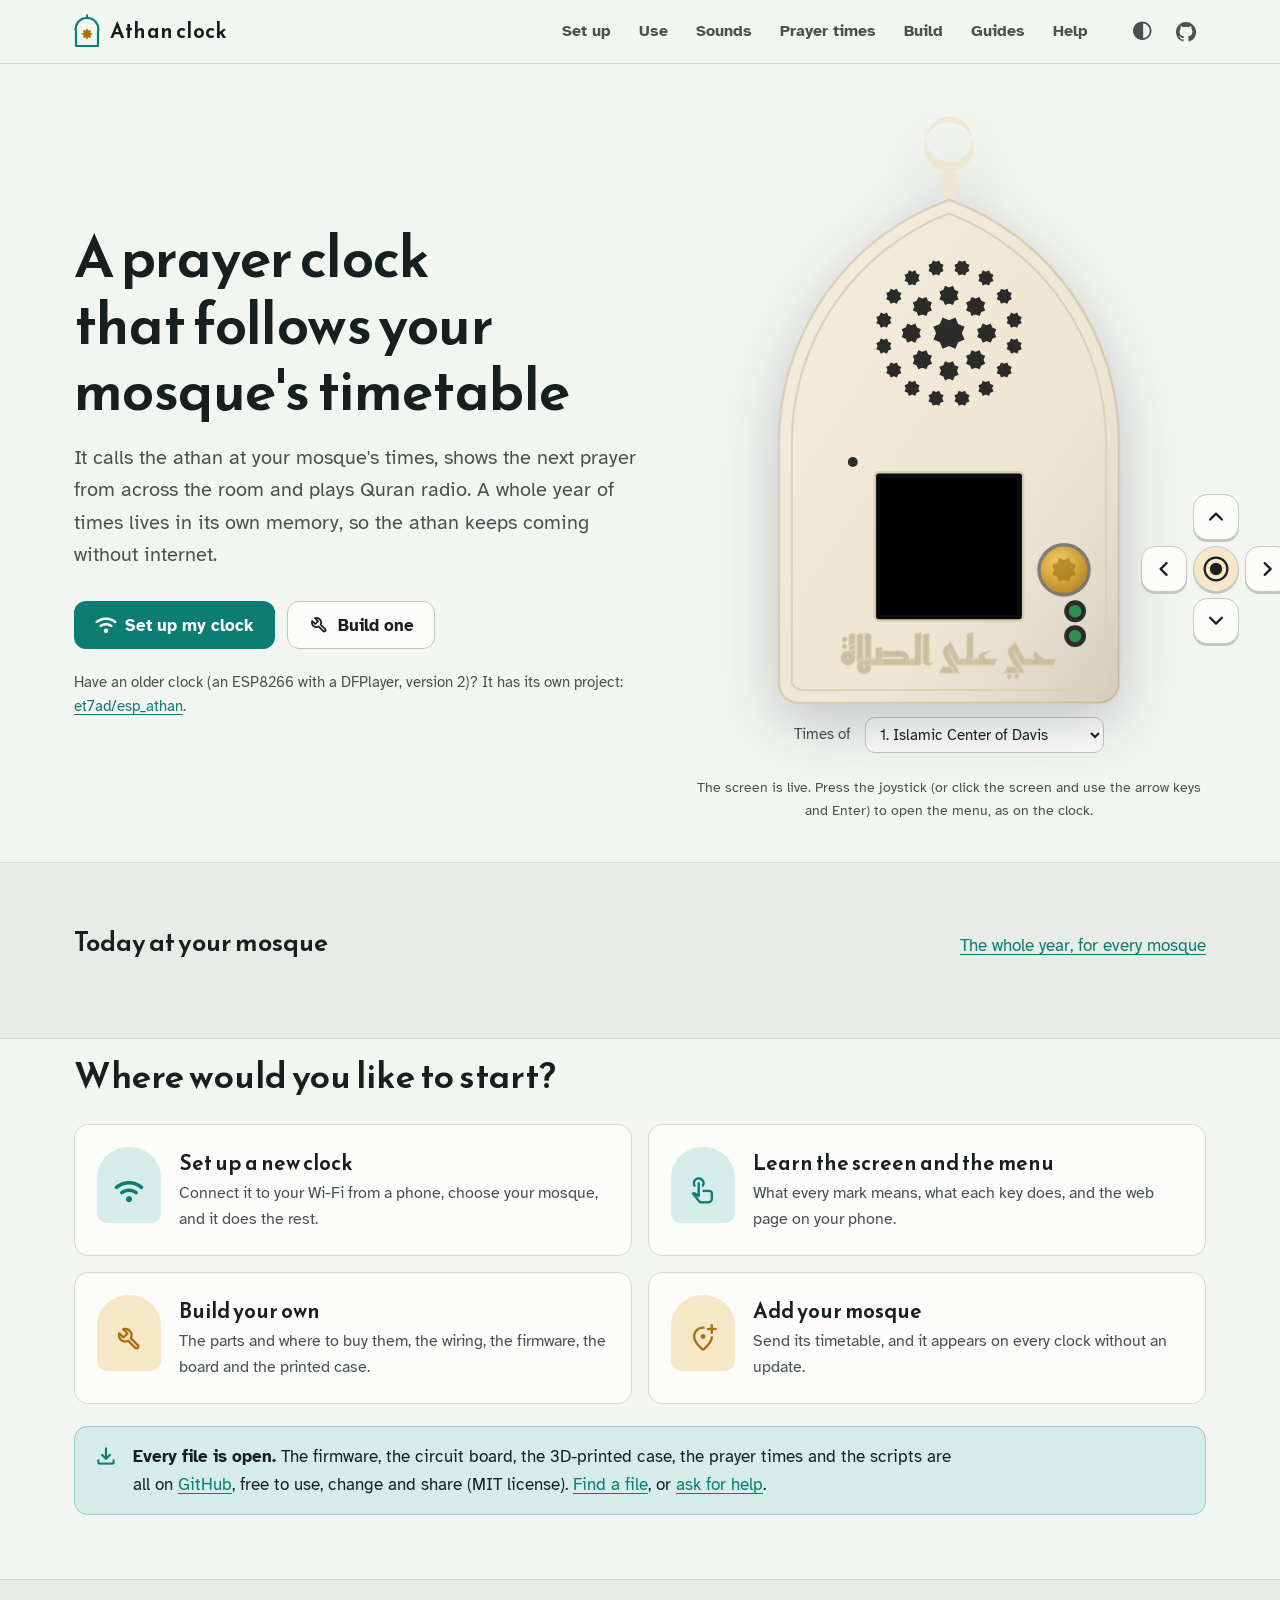
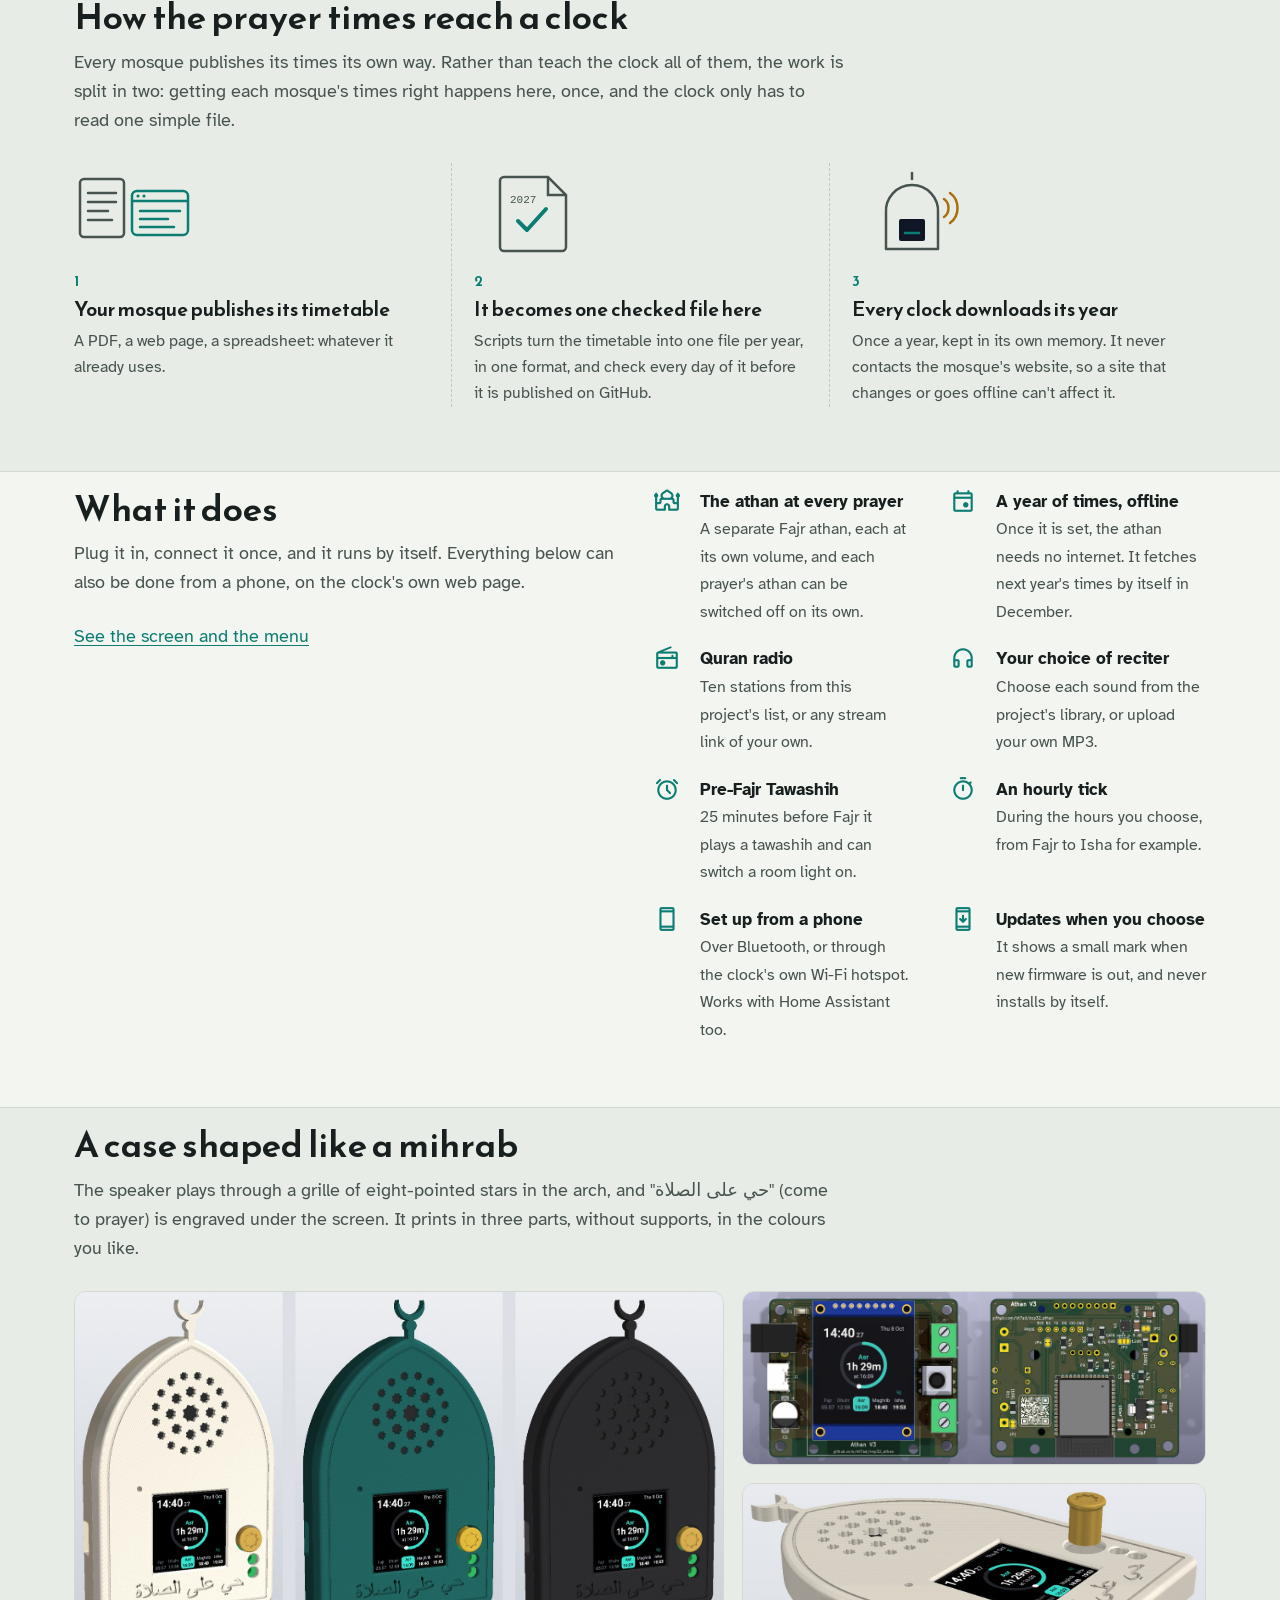
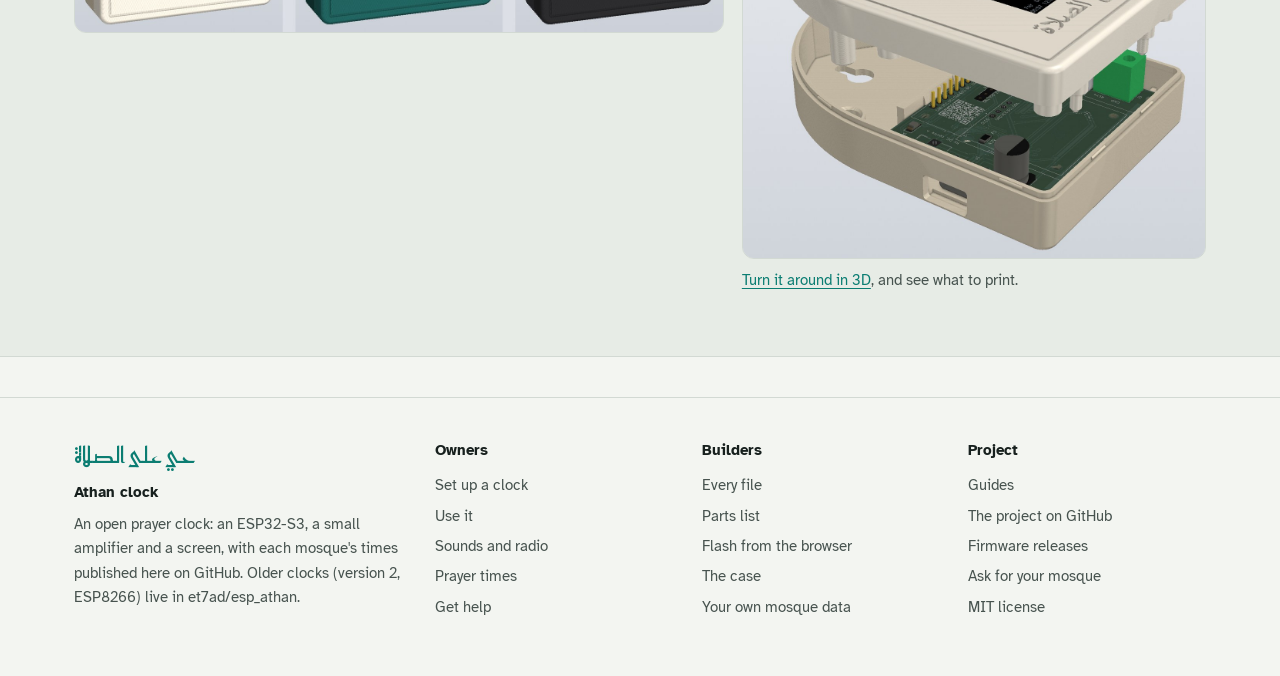
<file: docs/index.html>
<!doctype html>
<html lang="en">
<head>
<meta charset="utf-8">
<meta name="viewport" content="width=device-width, initial-scale=1">
<title>Athan clock</title>
<meta name="description" content="An open prayer clock that calls the athan at your mosque's times, plays Quran radio and keeps a year of prayer times in its own memory. Set it up, use it, or build your own.">
<meta property="og:title" content="Athan clock">
<meta property="og:description" content="An open prayer clock that follows your mosque's timetable. Set it up, use it, or build your own.">
<meta property="og:image" content="https://raw.githubusercontent.com/et7ad/esp32_athan/main/hardware/enclosure/images/colours.jpg">
<meta name="theme-color" content="#0b7d72">
<link rel="icon" href="data:image/svg+xml,%3Csvg xmlns='http://www.w3.org/2000/svg' viewBox='0 0 26 34'%3E%3Cpath d='M2 32V17.5A11 11 0 0 1 13 4a11 11 0 0 1 11 13.5V32z' fill='%230b7d72'/%3E%3Cpath d='m13 14.2 1.3 2.4 2.6-.5-.5 2.6 2.4 1.3-2.4 1.3.5 2.6-2.6-.5-1.3 2.4-1.3-2.4-2.6.5.5-2.6-2.4-1.3 2.4-1.3-.5-2.6 2.6.5z' fill='%23f2b544'/%3E%3C/svg%3E">
<script>try { const t = localStorage.getItem('athan-theme'); if (t) document.documentElement.dataset.theme = t; } catch (e) {}</script>
<link rel="preconnect" href="https://fonts.googleapis.com">
<link rel="preconnect" href="https://fonts.gstatic.com" crossorigin>
<link rel="stylesheet" href="https://fonts.googleapis.com/css2?family=Atkinson+Hyperlegible:ital,wght@0,400;0,700;1,400&family=Reem+Kufi:wght@400..700&family=Roboto:wght@400;500&display=swap">
<link rel="stylesheet" href="https://fonts.googleapis.com/css2?family=Material+Symbols+Rounded:opsz,wght,FILL,GRAD@24,400,0,0&icon_names=add_location_alt,alarm,android,arrow_back,arrow_upward,bedtime,bluetooth,bolt,brightness_6,build,check,check_circle,chevron_left,chevron_right,close,computer,content_copy,contrast,dark_mode,deployed_code,developer_board,download,event,expand_more,explore,graphic_eq,headphones,help,history,info,keyboard_arrow_down,keyboard_arrow_left,keyboard_arrow_right,keyboard_arrow_up,language,light_mode,lightbulb,location_on,lock,map,memory,menu,menu_book,mosque,nest_clock_farsight_analog,open_in_new,palette,pause,phone_iphone,play_arrow,power_settings_new,print,queue_music,radio,radio_button_checked,restart_alt,router,schedule,schedule_send,smartphone,speaker,stop,system_update,task_alt,terminal,timer,toggle_on,touch_app,tune,upgrade,usb,view_in_ar,volume_off,volume_up,warning,wb_twilight,wifi,wifi_off,wifi_tethering&display=block">
<link rel="stylesheet" href="assets/site.css">
</head>
<body>
<header id="site-header"></header>
<main>
  <section class="hero">
    <div class="wrap">
      <div>
        <h1>A prayer clock that follows your mosque's timetable</h1>
        <p class="lede">It calls the athan at your mosque's times, shows the next prayer from across the room and plays
          Quran radio. A whole year of times lives in its own memory, so the athan keeps coming without internet.</p>
        <div class="btn-row">
          <a class="btn btn-primary" href="setup.html"><span class="icon">wifi</span>Set up my clock</a>
          <a class="btn btn-ghost" href="build.html"><span class="icon">build</span>Build one</a>
        </div>
        <p class="small muted" style="margin-top:22px">Have an older clock (an ESP8266 with a DFPlayer, version 2)? It
          has its own project: <a href="https://github.com/et7ad/esp_athan">et7ad/esp_athan</a>.</p>
      </div>
      <div class="hero-device">
        <div class="rig">
        <div id="hero-device"></div>
        <div class="joystick" id="hero-keys" aria-label="The clock's joystick">
          <button class="j-up" data-key="up" aria-label="Up"><span class="icon">keyboard_arrow_up</span></button>
          <button class="j-left" data-key="left" aria-label="Left"><span class="icon">keyboard_arrow_left</span></button>
          <button class="j-sel" data-key="select" aria-label="Select (push in)"><span class="icon">radio_button_checked</span></button>
          <button class="j-right" data-key="right" aria-label="Right"><span class="icon">keyboard_arrow_right</span></button>
          <button class="j-down" data-key="down" aria-label="Down"><span class="icon">keyboard_arrow_down</span></button>
        </div>
        </div>
        <div class="hero-meta">
          <label for="hero-mosque">Times of</label>
          <select id="hero-mosque" aria-label="Mosque"></select>
        </div>
        <p class="sim-hint">The screen is live. Press the joystick (or click the screen and use the arrow keys and
          Enter) to open the menu, as on the clock.</p>
      </div>
    </div>
  </section>

  <section class="section band" aria-labelledby="h-today">
    <div class="wrap day">
      <div class="day-head">
        <h2 id="h-today">Today at <span id="today-name">your mosque</span></h2>
        <a href="times.html">The whole year, for every mosque</a>
      </div>
      <div id="day-ribbon" aria-live="polite"></div>
    </div>
  </section>

  <section class="section" aria-labelledby="h-start">
    <div class="wrap">
      <div class="section-head"><h2 id="h-start">Where would you like to start?</h2></div>
      <div class="paths">
        <a class="path" href="setup.html"><span class="tile"><span class="icon">wifi</span></span>
          <span><h3>Set up a new clock</h3><p>Connect it to your Wi-Fi from a phone, choose your mosque, and it does the rest.</p></span></a>
        <a class="path" href="use.html"><span class="tile"><span class="icon">touch_app</span></span>
          <span><h3>Learn the screen and the menu</h3><p>What every mark means, what each key does, and the web page on your phone.</p></span></a>
        <a class="path gold" href="build.html"><span class="tile"><span class="icon">build</span></span>
          <span><h3>Build your own</h3><p>The parts and where to buy them, the wiring, the firmware, the board and the printed case.</p></span></a>
        <a class="path gold" href="times.html#add"><span class="tile"><span class="icon">add_location_alt</span></span>
          <span><h3>Add your mosque</h3><p>Send its timetable, and it appears on every clock without an update.</p></span></a>
      </div>
      <div class="callout" style="margin-top:22px">
        <span class="icon">download</span>
        <p><strong>Every file is open.</strong> The firmware, the circuit board, the 3D-printed case, the prayer times
          and the scripts are all on <a href="https://github.com/et7ad/esp32_athan">GitHub</a>, free to use, change and
          share (MIT license). <a href="build.html#files">Find a file</a>, or <a href="help.html">ask for help</a>.</p>
      </div>
    </div>
  </section>

  <section class="section band" aria-labelledby="h-how">
    <div class="wrap">
      <div class="section-head">
        <h2 id="h-how">How the prayer times reach a clock</h2>
        <p>Every mosque publishes its times its own way. Rather than teach the clock all of them, the work is split in
          two: getting each mosque's times right happens here, once, and the clock only has to read one simple file.</p>
      </div>
      <div class="flow">
        <div>
          <div class="art" aria-hidden="true"><svg viewBox="0 0 120 86"><rect x="6" y="10" width="44" height="58" rx="4" fill="none" stroke="currentColor" stroke-width="2.5"/><path d="M14 24h28M14 33h28M14 42h20M14 51h24" stroke="currentColor" stroke-width="2.5" stroke-linecap="round"/><rect x="58" y="22" width="56" height="44" rx="5" fill="none" stroke="var(--teal)" stroke-width="2.5"/><path d="M58 32h56" stroke="var(--teal)" stroke-width="2.5"/><circle cx="64" cy="27" r="1.6" fill="var(--teal)"/><circle cx="70" cy="27" r="1.6" fill="var(--teal)"/><path d="M66 42h40M66 50h28M66 58h34" stroke="var(--teal)" stroke-width="2.5" stroke-linecap="round"/></svg></div>
          <div class="num">1</div>
          <h3>Your mosque publishes its timetable</h3>
          <p>A PDF, a web page, a spreadsheet: whatever it already uses.</p>
        </div>
        <div>
          <div class="art" aria-hidden="true"><svg viewBox="0 0 120 86"><path d="M30 8h44l18 18v52a4 4 0 0 1-4 4H30a4 4 0 0 1-4-4V12a4 4 0 0 1 4-4z" fill="none" stroke="currentColor" stroke-width="2.5"/><path d="M74 8v18h18" fill="none" stroke="currentColor" stroke-width="2.5"/><path d="m44 52 9 9 19-21" fill="none" stroke="var(--teal)" stroke-width="4" stroke-linecap="round" stroke-linejoin="round"/><text x="36" y="34" font-family="var(--mono)" font-size="11" fill="currentColor">2027</text></svg></div>
          <div class="num">2</div>
          <h3>It becomes one checked file here</h3>
          <p>Scripts turn the timetable into one file per year, in one format, and check every day of it before it is
            published on GitHub.</p>
        </div>
        <div>
          <div class="art" aria-hidden="true"><svg viewBox="0 0 120 86"><path d="M34 80V44a26 26 0 0 1 26-28 26 26 0 0 1 26 28v36z" fill="none" stroke="currentColor" stroke-width="2.5" stroke-linejoin="round"/><rect x="47" y="50" width="26" height="22" rx="2" fill="var(--night)"/><path d="M53 64h14" stroke="var(--teal)" stroke-width="2.5" stroke-linecap="round"/><path d="M60 4v6" stroke="currentColor" stroke-width="2.5" stroke-linecap="round"/><path d="M92 30c6 4 6 14 0 18M98 24c10 7 10 23 0 30" fill="none" stroke="var(--gold)" stroke-width="2.5" stroke-linecap="round"/></svg></div>
          <div class="num">3</div>
          <h3>Every clock downloads its year</h3>
          <p>Once a year, kept in its own memory. It never contacts the mosque's website, so a site that changes or
            goes offline can't affect it.</p>
        </div>
      </div>
    </div>
  </section>

  <section class="section" aria-labelledby="h-what">
    <div class="wrap grid-2" style="align-items:start">
      <div class="section-head" style="margin:0">
        <h2 id="h-what">What it does</h2>
        <p>Plug it in, connect it once, and it runs by itself. Everything below can also be done from a phone, on the
          clock's own web page.</p>
        <p><a href="use.html">See the screen and the menu</a></p>
      </div>
      <ul class="features">
        <li><span class="icon">mosque</span><span><b>The athan at every prayer</b><span class="d">A separate Fajr athan, each at its own volume, and each prayer's athan can be switched off on its own.</span></span></li>
        <li><span class="icon">event</span><span><b>A year of times, offline</b><span class="d">Once it is set, the athan needs no internet. It fetches next year's times by itself in December.</span></span></li>
        <li><span class="icon">radio</span><span><b>Quran radio</b><span class="d">Ten stations from this project's list, or any stream link of your own.</span></span></li>
        <li><span class="icon">headphones</span><span><b>Your choice of reciter</b><span class="d">Choose each sound from the project's library, or upload your own MP3.</span></span></li>
        <li><span class="icon">alarm</span><span><b>Pre-Fajr Tawashih</b><span class="d">25 minutes before Fajr it plays a tawashih and can switch a room light on.</span></span></li>
        <li><span class="icon">timer</span><span><b>An hourly tick</b><span class="d">During the hours you choose, from Fajr to Isha for example.</span></span></li>
        <li><span class="icon">smartphone</span><span><b>Set up from a phone</b><span class="d">Over Bluetooth, or through the clock's own Wi-Fi hotspot. Works with Home Assistant too.</span></span></li>
        <li><span class="icon">system_update</span><span><b>Updates when you choose</b><span class="d">It shows a small mark when new firmware is out, and never installs by itself.</span></span></li>
      </ul>
    </div>
  </section>

  <section class="section band" aria-labelledby="h-see">
    <div class="wrap">
      <div class="section-head">
        <h2 id="h-see">A case shaped like a mihrab</h2>
        <p>The speaker plays through a grille of eight-pointed stars in the arch, and "حي على الصلاة" (come to prayer)
          is engraved under the screen. It prints in three parts, without supports, in the colours you like.</p>
      </div>
      <div class="gallery">
        <figure><img data-repo="hardware/enclosure/images/colours.jpg" alt="The clock in ivory, teal and black, each with a gold knob" width="1527" height="800" loading="lazy"></figure>
        <figure><img data-repo="images/board_front_back.jpg" alt="The circuit board: the front with the colour screen fitted, and the back" loading="lazy" width="2000" height="744"></figure>
        <figure><img data-repo="hardware/enclosure/images/exploded.jpg" alt="The case's parts, apart" loading="lazy" width="1200" height="970">
          <figcaption><a href="build.html#case">Turn it around in 3D</a>, and see what to print.</figcaption></figure>
      </div>
    </div>
  </section>
</main>
<footer id="site-footer"></footer>

<script type="module">
import { loadMosques, chosenMosque, dayTimes, remember, NAMES7, COLOR_VARS, hhmm, esc } from './assets/site.js';
import { Clock, mountDevice } from './assets/tft.js';

const host = document.getElementById('hero-device');
const canvas = mountDevice(host, 'ivory');
const keys = document.getElementById('hero-keys');
const clock = new Clock(canvas, {
  onKey: k => { const b = keys.querySelector(`[data-key="${k}"]`); if (b) { b.classList.add('hit'); setTimeout(() => b.classList.remove('hit'), 140); } },
  onChange: () => {},
});
keys.addEventListener('click', ev => { const b = ev.target.closest('[data-key]'); if (b) clock.key(b.dataset.key); });
host.querySelector('.knob-hit').addEventListener('click', () => clock.key('select'));
canvas.addEventListener('click', () => canvas.focus());

const mosques = await loadMosques();
const sel = document.getElementById('hero-mosque');
sel.innerHTML = mosques.map(m => `<option value="${esc(m.key)}">${esc(m.label)}</option>`).join('');
let mosque = chosenMosque(mosques);
sel.value = mosque.key;
await clock.init(mosque.key);
sel.addEventListener('change', () => {
  mosque = mosques.find(m => m.key === sel.value);
  remember('athan-mosque', mosque.key);
  clock.setMosque(mosque.key);
  ribbon();
});

// Today's prayers on one line from midnight to midnight, the sky's colours behind them, and now.
async function ribbon() {
  document.getElementById('today-name').textContent = mosque.name;
  const d = await dayTimes(mosque, Date.now());
  const box = document.getElementById('day-ribbon');
  if (!d.times) { box.innerHTML = '<p class="muted">No timetable published for this mosque this year yet.</p>'; return; }
  const W = 1000, X = m => (m / 1440) * W, t = d.times, now = d.parts.h * 60 + d.parts.mi;
  const css = v => getComputedStyle(document.documentElement).getPropertyValue(v).trim();
  // the sky behind them (night, dawn, day, sunset, night); the prayers keep their own colours as marks
  const stops = [[0, '#1d2550'], [Math.max(0, t[0] - 40), '#26306a'], [t[0], '#6a5fb8'], [t[1], '#f0a27a'], [Math.min(t[3], t[2] + 90), '#bfe1ec'],
    [t[3], '#d4ecf2'], [t[4], '#efd48f'], [t[5], '#e0736a'], [t[6], '#353c78'], [1440, '#1d2550']];
  let next = t.findIndex(v => v > now); if (next < 0) next = 0;
  const marks = t.map((m, i) => {
    const x = X(m), up = i % 2 === 0;
    const big = i !== 1 && i !== 2;
    return `<g transform="translate(${x.toFixed(1)} 0)">
      <line y1="34" y2="70" stroke="${css(COLOR_VARS[i])}" stroke-width="${i === next ? 4 : 2}"/>
      <circle cy="52" r="${i === next ? 8 : big ? 6 : 4.5}" fill="${css(COLOR_VARS[i])}" stroke="var(--paper-2)" stroke-width="3"/>
      <text class="dl" y="${up ? 22 : 90}" text-anchor="middle">${NAMES7[i]}</text>
      <text class="dt" y="${up ? 5 : 108}" text-anchor="middle" style="${i === next ? 'fill:var(--teal)' : ''}">${hhmm(m)}</text></g>`;
  }).join('');
  box.innerHTML = `<svg viewBox="-40 -14 ${W + 80} 128" role="img" aria-label="Today's prayer times at ${esc(mosque.name)}">
    <defs><linearGradient id="sky" x1="0" x2="1">${stops.map(([m, c]) => `<stop offset="${(m / 1440).toFixed(4)}" stop-color="${c}"/>`).join('')}</linearGradient></defs>
    <rect x="0" y="46" width="${W}" height="12" rx="6" fill="url(#sky)" opacity=".85"/>
    <text class="dl" x="0" y="76" text-anchor="start">0:00</text><text class="dl" x="${W}" y="76" text-anchor="end">24:00</text>
    ${marks}
    <g transform="translate(${X(now).toFixed(1)} 0)"><line y1="36" y2="68" stroke="var(--ink)" stroke-width="2" stroke-dasharray="3 3"/>
      <rect x="-24" y="60" width="48" height="20" rx="10" fill="var(--ink)"/><text x="0" y="74.5" text-anchor="middle" style="font:700 12px var(--body);fill:var(--paper)">now</text></g>
  </svg>
  <div class="today day-cards">${t.map((m, i) => `<div class="t${i === next ? ' next' : ''}" style="--c:var(${COLOR_VARS[i]})"><b>${NAMES7[i]}</b><span>${hhmm(m)}</span></div>`).join('')}</div>
  <p class="small muted">${d.standin ? 'This year\'s timetable is not published yet: these are last year\'s times for the same date, as the clock uses them. ' : ''}Next: <b style="color:var(--ink)">${NAMES7[next]} at ${hhmm(t[next])}</b>, local time at the mosque.</p>`;
}
ribbon();
document.addEventListener('themechange', ribbon);
setInterval(ribbon, 60000);
</script>
</body>
</html>
</file>
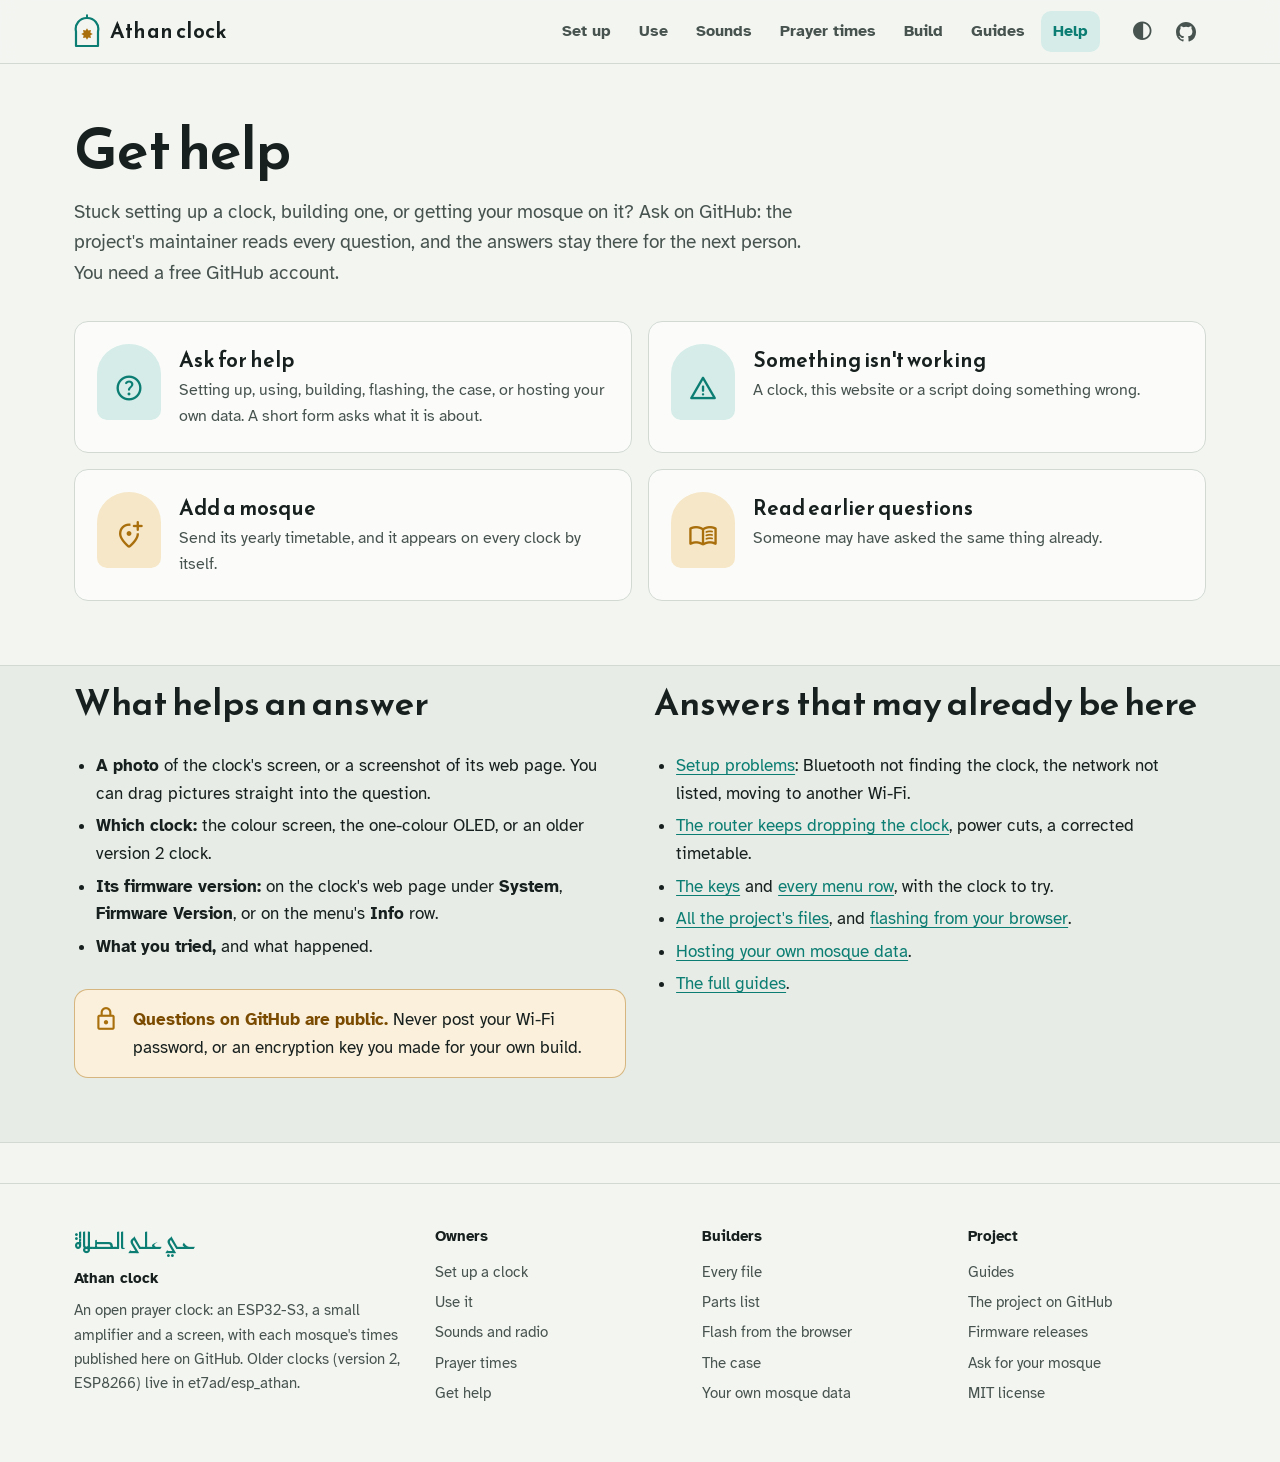
<file: docs/help.html>
<!doctype html>
<html lang="en">
<head>
<meta charset="utf-8">
<meta name="viewport" content="width=device-width, initial-scale=1">
<title>Get help | Athan clock</title>
<meta name="description" content="Ask the athan clock's maintainer for help with setting up, using or building a clock, add your mosque, or report a problem.">
<meta name="theme-color" content="#0b7d72">
<link rel="icon" href="data:image/svg+xml,%3Csvg xmlns='http://www.w3.org/2000/svg' viewBox='0 0 26 34'%3E%3Cpath d='M2 32V17.5A11 11 0 0 1 13 4a11 11 0 0 1 11 13.5V32z' fill='%230b7d72'/%3E%3Cpath d='m13 14.2 1.3 2.4 2.6-.5-.5 2.6 2.4 1.3-2.4 1.3.5 2.6-2.6-.5-1.3 2.4-1.3-2.4-2.6.5.5-2.6-2.4-1.3 2.4-1.3-.5-2.6 2.6.5z' fill='%23f2b544'/%3E%3C/svg%3E">
<script>try { const t = localStorage.getItem('athan-theme'); if (t) document.documentElement.dataset.theme = t; } catch (e) {}</script>
<link rel="preconnect" href="https://fonts.googleapis.com">
<link rel="preconnect" href="https://fonts.gstatic.com" crossorigin>
<link rel="stylesheet" href="https://fonts.googleapis.com/css2?family=Atkinson+Hyperlegible:ital,wght@0,400;0,700;1,400&family=Reem+Kufi:wght@400..700&family=Roboto:wght@400;500&display=swap">
<link rel="stylesheet" href="https://fonts.googleapis.com/css2?family=Material+Symbols+Rounded:opsz,wght,FILL,GRAD@24,400,0,0&icon_names=add_location_alt,alarm,android,arrow_back,arrow_upward,bedtime,bluetooth,bolt,brightness_6,build,check,check_circle,chevron_left,chevron_right,close,computer,content_copy,contrast,dark_mode,deployed_code,developer_board,download,event,expand_more,explore,graphic_eq,headphones,help,history,info,keyboard_arrow_down,keyboard_arrow_left,keyboard_arrow_right,keyboard_arrow_up,language,light_mode,lightbulb,location_on,lock,map,memory,menu,menu_book,mosque,nest_clock_farsight_analog,open_in_new,palette,pause,phone_iphone,play_arrow,power_settings_new,print,queue_music,radio,radio_button_checked,restart_alt,router,schedule,schedule_send,smartphone,speaker,stop,system_update,task_alt,terminal,timer,toggle_on,touch_app,tune,upgrade,usb,view_in_ar,volume_off,volume_up,warning,wb_twilight,wifi,wifi_off,wifi_tethering&display=block">
<link rel="stylesheet" href="assets/site.css">
</head>
<body>
<header id="site-header"></header>
<main>
  <section class="page-head">
    <div class="wrap">
      <h1>Get help</h1>
      <p class="lede">Stuck setting up a clock, building one, or getting your mosque on it? Ask on GitHub: the project's
        maintainer reads every question, and the answers stay there for the next person. You need a free GitHub
        account.</p>
    </div>
  </section>

  <section class="section" style="padding-top:8px" aria-label="Ways to ask">
    <div class="wrap">
      <div class="paths">
        <a class="path" href="https://github.com/et7ad/esp32_athan/issues/new?template=help.yml"><span class="tile"><span class="icon">help</span></span>
          <span><h3>Ask for help</h3><p>Setting up, using, building, flashing, the case, or hosting your own data. A short form asks what it is about.</p></span></a>
        <a class="path" href="https://github.com/et7ad/esp32_athan/issues/new?template=problem.yml"><span class="tile"><span class="icon">warning</span></span>
          <span><h3>Something isn't working</h3><p>A clock, this website or a script doing something wrong.</p></span></a>
        <a class="path gold" href="https://github.com/et7ad/esp32_athan/issues/new?template=mosque.yml"><span class="tile"><span class="icon">add_location_alt</span></span>
          <span><h3>Add a mosque</h3><p>Send its yearly timetable, and it appears on every clock by itself.</p></span></a>
        <a class="path gold" href="https://github.com/et7ad/esp32_athan/issues"><span class="tile"><span class="icon">menu_book</span></span>
          <span><h3>Read earlier questions</h3><p>Someone may have asked the same thing already.</p></span></a>
      </div>
    </div>
  </section>

  <section class="section band" aria-labelledby="h-tips">
    <div class="wrap grid-2" style="align-items:start">
      <div class="read" style="display:grid;gap:12px">
        <h2 id="h-tips">What helps an answer</h2>
        <ul>
          <li><b>A photo</b> of the clock's screen, or a screenshot of its web page. You can drag pictures straight
            into the question.</li>
          <li><b>Which clock:</b> the colour screen, the one-colour OLED, or an older version 2 clock.</li>
          <li><b>Its firmware version:</b> on the clock's web page under <b>System</b>, <b>Firmware Version</b>, or on
            the menu's <b>Info</b> row.</li>
          <li><b>What you tried,</b> and what happened.</li>
        </ul>
        <div class="callout warn"><span class="icon">lock</span>
          <p><strong>Questions on GitHub are public.</strong> Never post your Wi-Fi password, or an encryption key you
            made for your own build.</p></div>
      </div>
      <div class="read" style="display:grid;gap:12px">
        <h2>Answers that may already be here</h2>
        <ul>
          <li><a href="setup.html#h-help">Setup problems</a>: Bluetooth not finding the clock, the network not listed, moving to another Wi-Fi.</li>
          <li><a href="use.html#good">The router keeps dropping the clock</a>, power cuts, a corrected timetable.</li>
          <li><a href="use.html#keys">The keys</a> and <a href="use.html#menu">every menu row</a>, with the clock to try.</li>
          <li><a href="build.html#files">All the project's files</a>, and <a href="build.html#web-flash">flashing from your browser</a>.</li>
          <li><a href="own-data.html">Hosting your own mosque data</a>.</li>
          <li><a href="read.html">The full guides</a>.</li>
        </ul>
      </div>
    </div>
  </section>
</main>
<footer id="site-footer"></footer>
<script type="module" src="assets/site.js"></script>
</body>
</html>
</file>
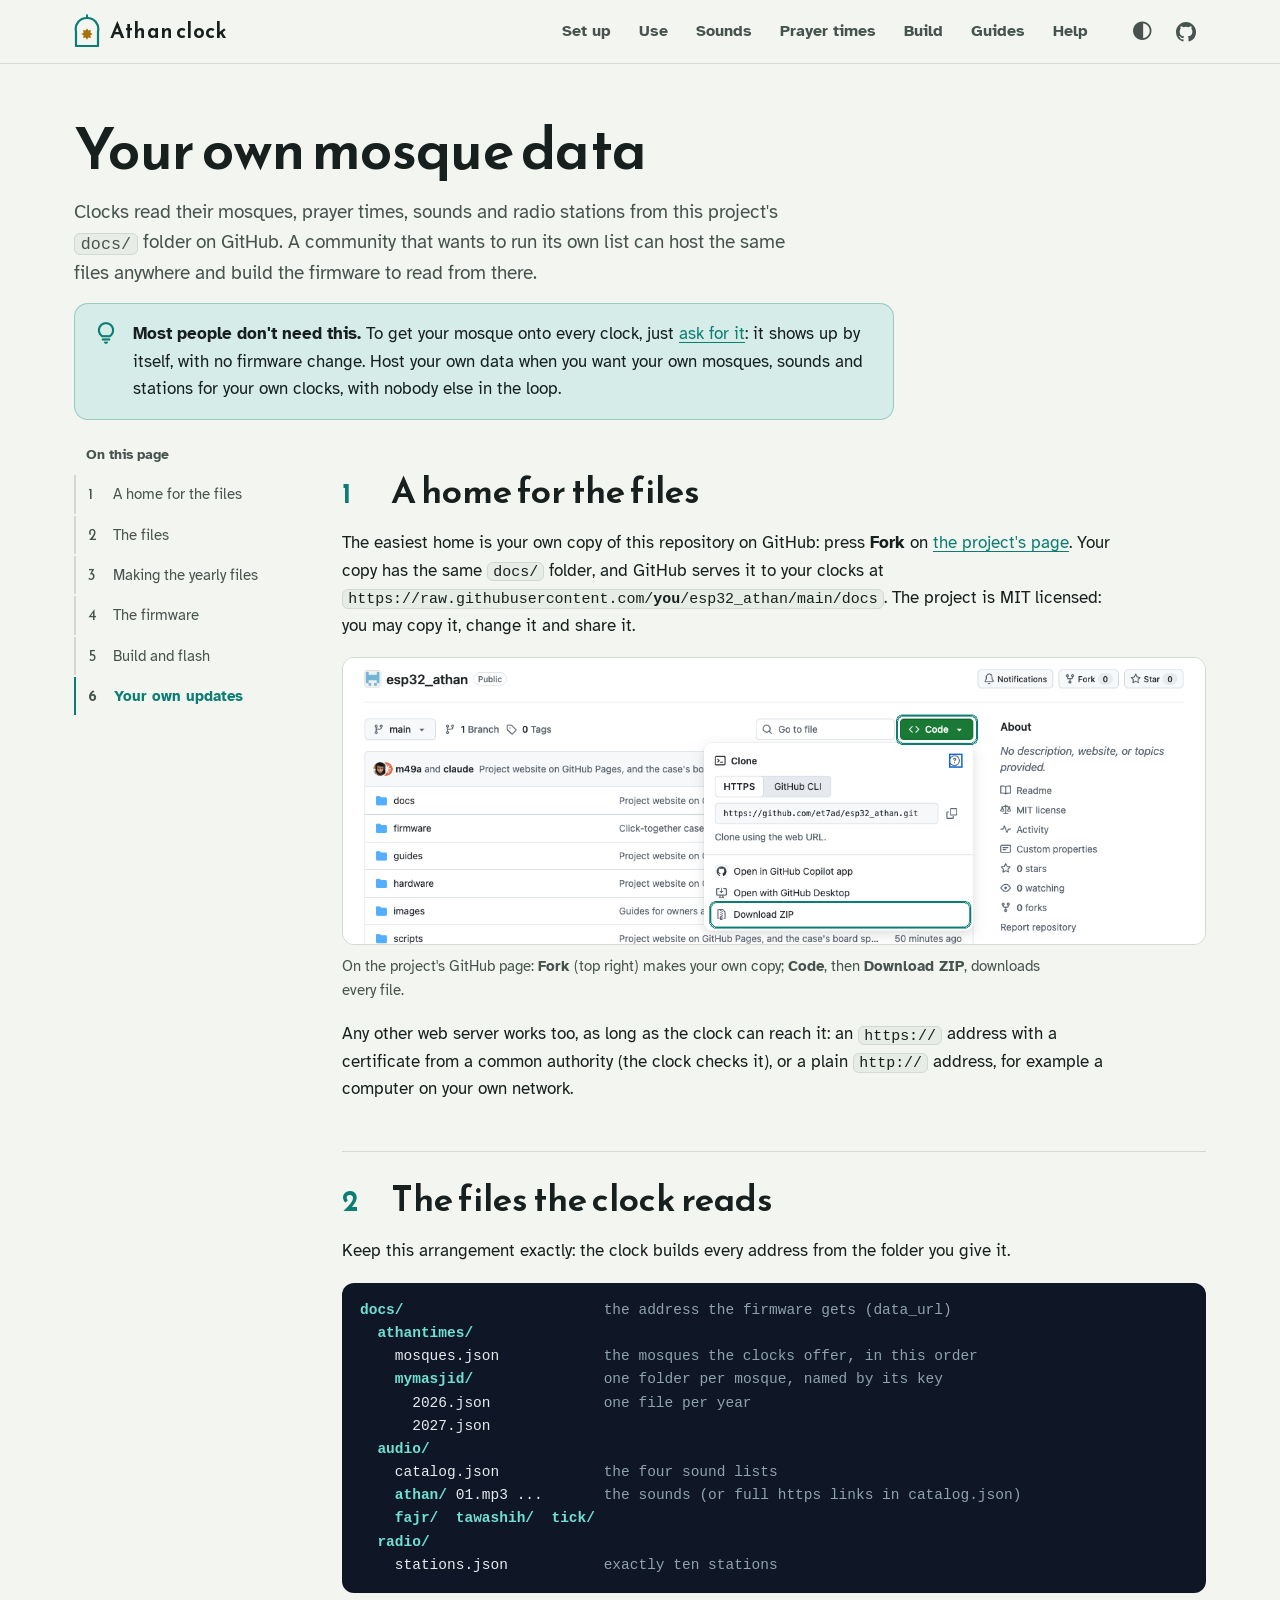
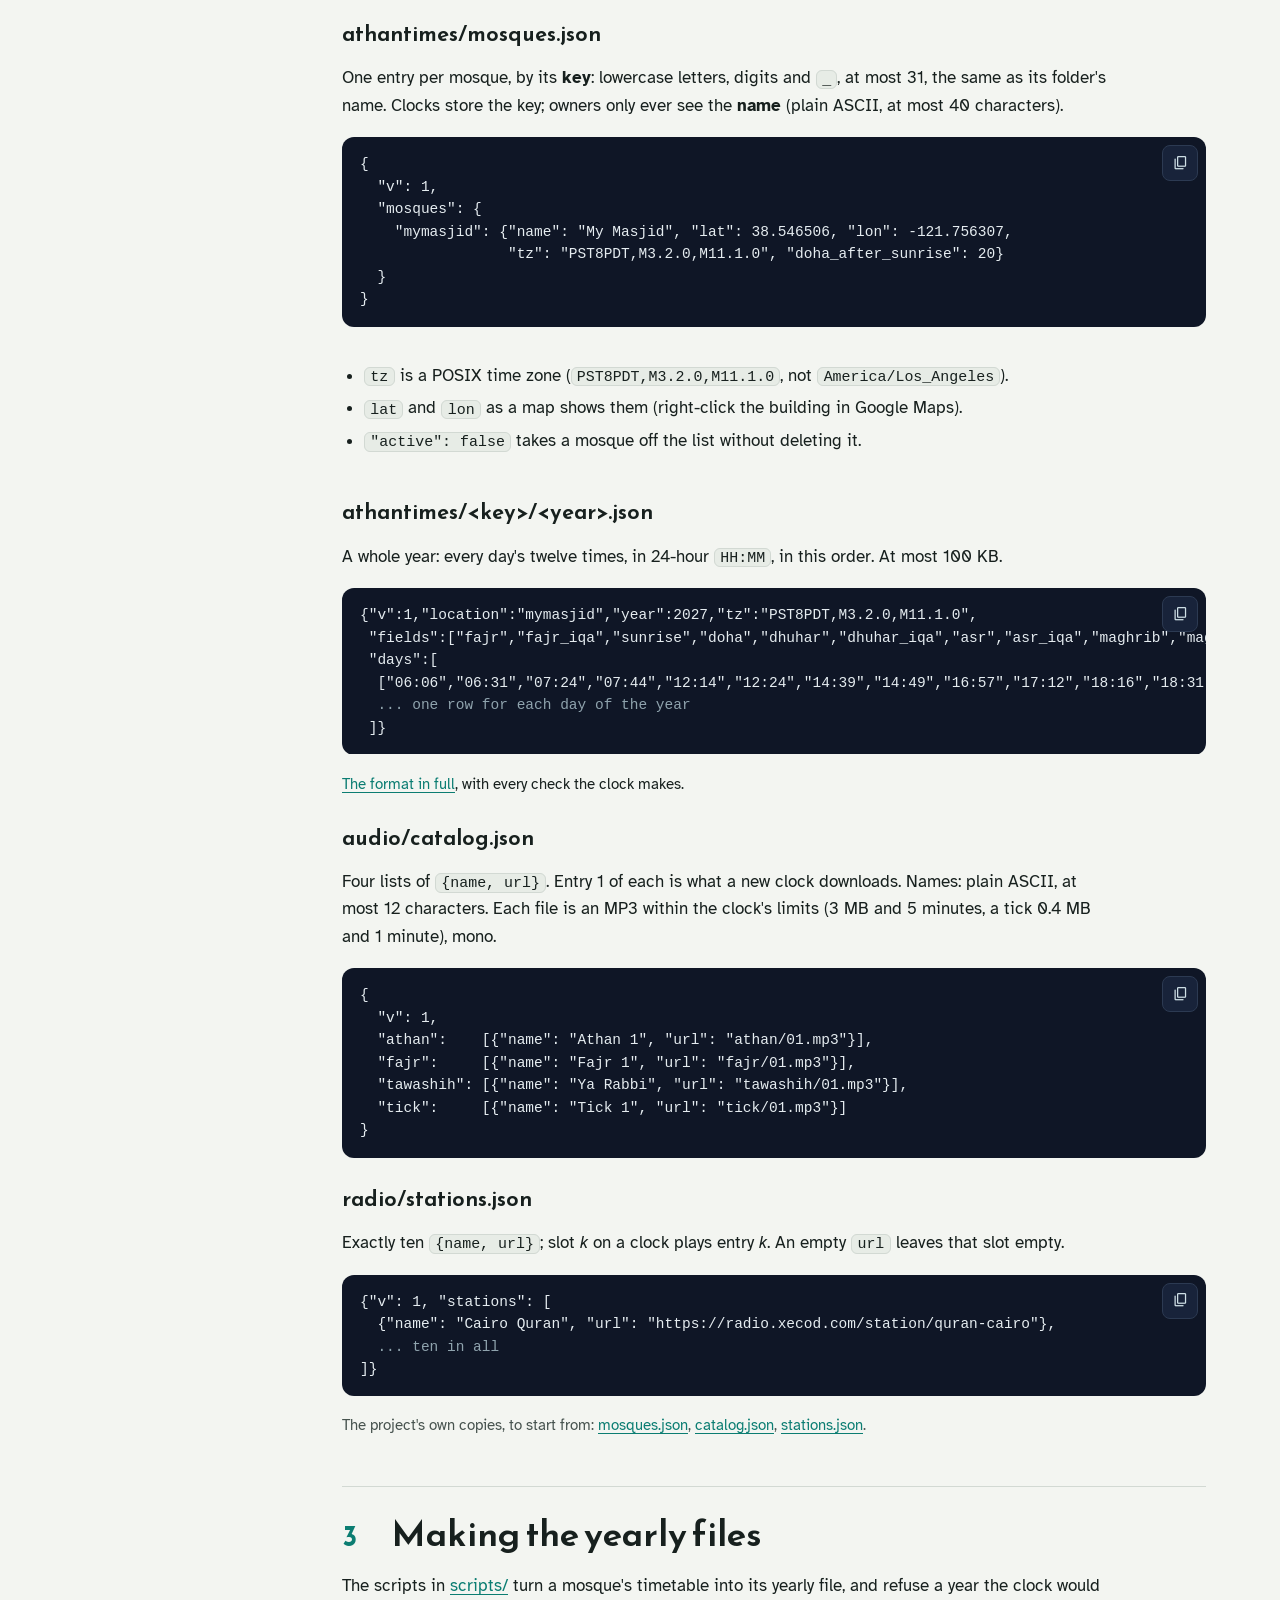
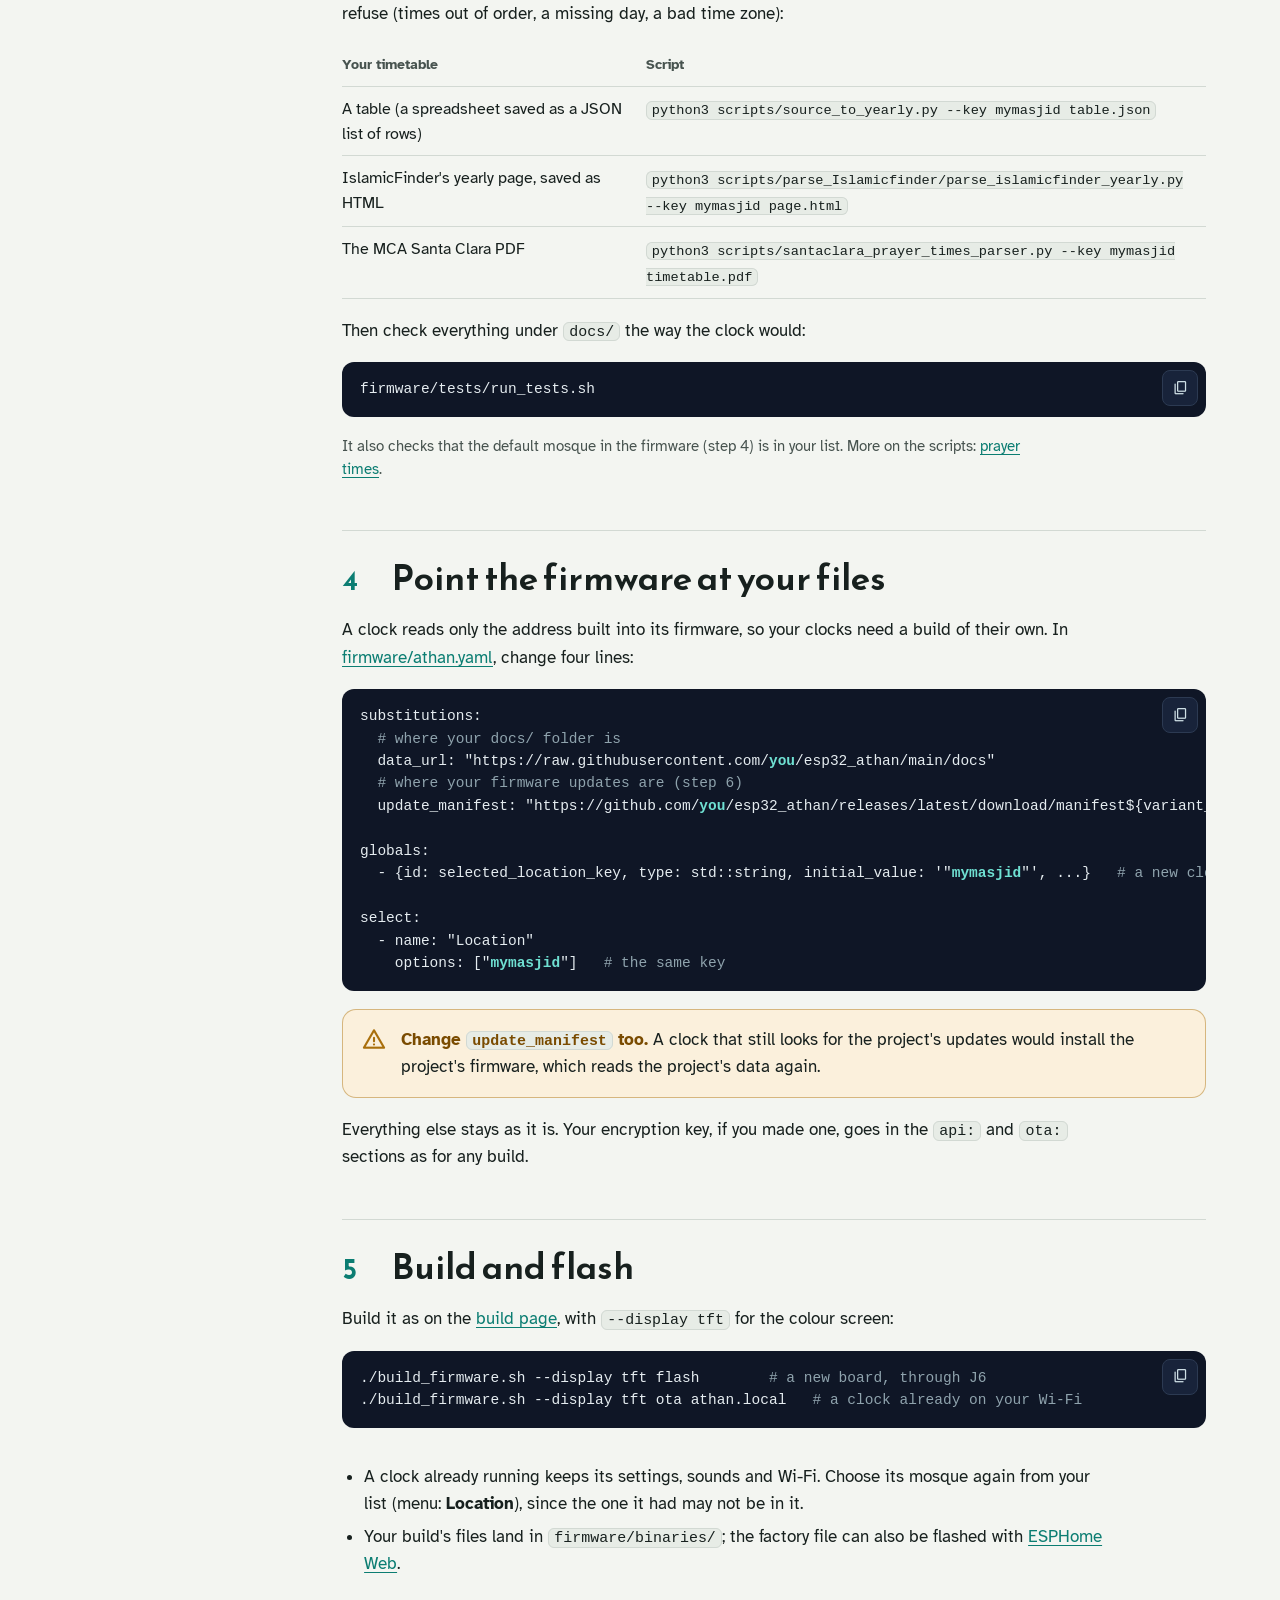
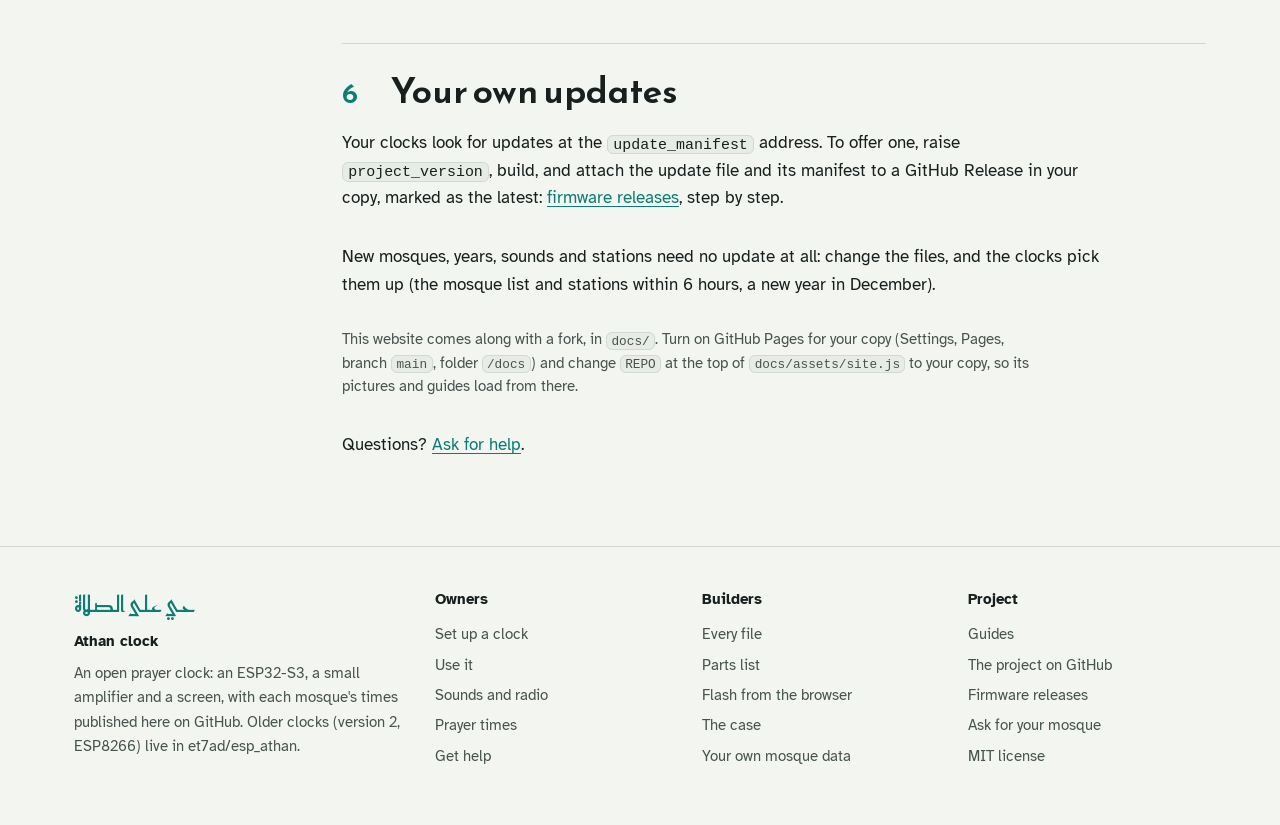
<file: docs/own-data.html>
<!doctype html>
<html lang="en">
<head>
<meta charset="utf-8">
<meta name="viewport" content="width=device-width, initial-scale=1">
<title>Your own mosque data | Athan clock</title>
<meta name="description" content="Host your own mosque list, prayer times, sounds and radio stations for athan clocks: the files the clock reads, what to change in the firmware, and how to build and flash it.">
<meta name="theme-color" content="#0b7d72">
<link rel="icon" href="data:image/svg+xml,%3Csvg xmlns='http://www.w3.org/2000/svg' viewBox='0 0 26 34'%3E%3Cpath d='M2 32V17.5A11 11 0 0 1 13 4a11 11 0 0 1 11 13.5V32z' fill='%230b7d72'/%3E%3Cpath d='m13 14.2 1.3 2.4 2.6-.5-.5 2.6 2.4 1.3-2.4 1.3.5 2.6-2.6-.5-1.3 2.4-1.3-2.4-2.6.5.5-2.6-2.4-1.3 2.4-1.3-.5-2.6 2.6.5z' fill='%23f2b544'/%3E%3C/svg%3E">
<script>try { const t = localStorage.getItem('athan-theme'); if (t) document.documentElement.dataset.theme = t; } catch (e) {}</script>
<link rel="preconnect" href="https://fonts.googleapis.com">
<link rel="preconnect" href="https://fonts.gstatic.com" crossorigin>
<link rel="stylesheet" href="https://fonts.googleapis.com/css2?family=Atkinson+Hyperlegible:ital,wght@0,400;0,700;1,400&family=Reem+Kufi:wght@400..700&family=Roboto:wght@400;500&display=swap">
<link rel="stylesheet" href="https://fonts.googleapis.com/css2?family=Material+Symbols+Rounded:opsz,wght,FILL,GRAD@24,400,0,0&icon_names=add_location_alt,alarm,android,arrow_back,arrow_upward,bedtime,bluetooth,bolt,brightness_6,build,check,check_circle,chevron_left,chevron_right,close,computer,content_copy,contrast,dark_mode,deployed_code,developer_board,download,event,expand_more,explore,graphic_eq,headphones,help,history,info,keyboard_arrow_down,keyboard_arrow_left,keyboard_arrow_right,keyboard_arrow_up,language,light_mode,lightbulb,location_on,lock,map,memory,menu,menu_book,mosque,nest_clock_farsight_analog,open_in_new,palette,pause,phone_iphone,play_arrow,power_settings_new,print,queue_music,radio,radio_button_checked,restart_alt,router,schedule,schedule_send,smartphone,speaker,stop,system_update,task_alt,terminal,timer,toggle_on,touch_app,tune,upgrade,usb,view_in_ar,volume_off,volume_up,warning,wb_twilight,wifi,wifi_off,wifi_tethering&display=block">
<link rel="stylesheet" href="assets/site.css">
<style>
  .tree { background: var(--night); color: #e5ecf0; border-radius: 12px; padding: 16px 18px; font: 14.5px/1.6 var(--mono); overflow-x: auto; white-space: pre; }
  .tree b { color: #6fe0d2; font-weight: 600; }
  .tree i { color: #8fa3ad; font-style: normal; }
</style>
</head>
<body>
<header id="site-header"></header>
<main>
  <section class="page-head">
    <div class="wrap">
      <h1>Your own mosque data</h1>
      <p class="lede">Clocks read their mosques, prayer times, sounds and radio stations from this project's
        <code>docs/</code> folder on GitHub. A community that wants to run its own list can host the same files
        anywhere and build the firmware to read from there.</p>
      <div class="callout" style="max-width:820px"><span class="icon">lightbulb</span>
        <p><strong>Most people don't need this.</strong> To get your mosque onto every clock, just
          <a href="https://github.com/et7ad/esp32_athan/issues/new?template=mosque.yml">ask for it</a>: it shows up
          by itself, with no firmware change. Host your own data when you want your own mosques, sounds and stations
          for your own clocks, with nobody else in the loop.</p></div>
    </div>
  </section>

  <div class="wrap layout-side">
    <nav class="toc" aria-label="On this page">
      <b>On this page</b>
      <a href="#copy"><span class="n">1</span> A home for the files</a>
      <a href="#layout"><span class="n">2</span> The files</a>
      <a href="#years"><span class="n">3</span> Making the yearly files</a>
      <a href="#firmware"><span class="n">4</span> The firmware</a>
      <a href="#flash"><span class="n">5</span> Build and flash</a>
      <a href="#updates"><span class="n">6</span> Your own updates</a>
    </nav>
    <div>
      <section class="chapter" id="copy" aria-labelledby="h-copy">
        <h2 id="h-copy"><span class="n">1</span>A home for the files</h2>
        <p>The easiest home is your own copy of this repository on GitHub: press <b>Fork</b> on
          <a href="https://github.com/et7ad/esp32_athan">the project's page</a>. Your copy has the same
          <code>docs/</code> folder, and GitHub serves it to your clocks at
          <code>https://raw.githubusercontent.com/<b>you</b>/esp32_athan/main/docs</code>. The project is MIT licensed:
          you may copy it, change it and share it.</p>
        <figure><img class="shot" src="assets/img/github-download-zip.png" alt="The project on GitHub: the Fork button at the top right, and the Code button's menu with Download ZIP" width="1280" height="425" loading="lazy">
          <figcaption>On the project's GitHub page: <b>Fork</b> (top right) makes your own copy; <b>Code</b>, then <b>Download ZIP</b>, downloads every file.</figcaption></figure>
        <p>Any other web server works too, as long as the clock can reach it: an <code>https://</code> address with a
          certificate from a common authority (the clock checks it), or a plain <code>http://</code> address, for
          example a computer on your own network.</p>
      </section>

      <section class="chapter" id="layout" aria-labelledby="h-layout">
        <h2 id="h-layout"><span class="n">2</span>The files the clock reads</h2>
        <p>Keep this arrangement exactly: the clock builds every address from the folder you give it.</p>
        <div class="tree" role="img" aria-label="The folder layout"><b>docs/</b>                       <i>the address the firmware gets (data_url)</i>
  <b>athantimes/</b>
    mosques.json            <i>the mosques the clocks offer, in this order</i>
    <b>mymasjid/</b>               <i>one folder per mosque, named by its key</i>
      2026.json             <i>one file per year</i>
      2027.json
  <b>audio/</b>
    catalog.json            <i>the four sound lists</i>
    <b>athan/</b> 01.mp3 ...       <i>the sounds (or full https links in catalog.json)</i>
    <b>fajr/</b>  <b>tawashih/</b>  <b>tick/</b>
  <b>radio/</b>
    stations.json           <i>exactly ten stations</i></div>

        <h3>athantimes/mosques.json</h3>
        <p>One entry per mosque, by its <b>key</b>: lowercase letters, digits and <code>_</code>, at most 31, the same
          as its folder's name. Clocks store the key; owners only ever see the <b>name</b> (plain ASCII, at most 40
          characters).</p>
        <div class="code"><pre>{
  "v": 1,
  "mosques": {
    "mymasjid": {"name": "My Masjid", "lat": 38.546506, "lon": -121.756307,
                 "tz": "PST8PDT,M3.2.0,M11.1.0", "doha_after_sunrise": 20}
  }
}</pre></div>
        <ul>
          <li><code>tz</code> is a POSIX time zone (<code>PST8PDT,M3.2.0,M11.1.0</code>, not <code>America/Los_Angeles</code>).</li>
          <li><code>lat</code> and <code>lon</code> as a map shows them (right-click the building in Google Maps).</li>
          <li><code>"active": false</code> takes a mosque off the list without deleting it.</li>
        </ul>

        <h3>athantimes/&lt;key&gt;/&lt;year&gt;.json</h3>
        <p>A whole year: every day's twelve times, in 24-hour <code>HH:MM</code>, in this order. At most 100 KB.</p>
        <div class="code"><pre>{"v":1,"location":"mymasjid","year":2027,"tz":"PST8PDT,M3.2.0,M11.1.0",
 "fields":["fajr","fajr_iqa","sunrise","doha","dhuhar","dhuhar_iqa","asr","asr_iqa","maghrib","maghrib_iqa","isha","isha_iqa"],
 "days":[
  ["06:06","06:31","07:24","07:44","12:14","12:24","14:39","14:49","16:57","17:12","18:16","18:31"],
  <span class="c">... one row for each day of the year</span>
 ]}</pre></div>
        <p class="small"><a href="read.html?doc=prayertimes_specs.md">The format in full</a>, with every check the clock makes.</p>

        <h3>audio/catalog.json</h3>
        <p>Four lists of <code>{name, url}</code>. Entry 1 of each is what a new clock downloads. Names: plain ASCII,
          at most 12 characters. Each file is an MP3 within the clock's limits (3 MB and 5 minutes, a tick 0.4 MB
          and 1 minute), mono.</p>
        <div class="code"><pre>{
  "v": 1,
  "athan":    [{"name": "Athan 1", "url": "athan/01.mp3"}],
  "fajr":     [{"name": "Fajr 1", "url": "fajr/01.mp3"}],
  "tawashih": [{"name": "Ya Rabbi", "url": "tawashih/01.mp3"}],
  "tick":     [{"name": "Tick 1", "url": "tick/01.mp3"}]
}</pre></div>

        <h3>radio/stations.json</h3>
        <p>Exactly ten <code>{name, url}</code>; slot <i>k</i> on a clock plays entry <i>k</i>. An empty
          <code>url</code> leaves that slot empty.</p>
        <div class="code"><pre>{"v": 1, "stations": [
  {"name": "Cairo Quran", "url": "https://radio.xecod.com/station/quran-cairo"},
  <span class="c">... ten in all</span>
]}</pre></div>
        <p class="small muted">The project's own copies, to start from:
          <a data-blob="docs/athantimes/mosques.json" href="#">mosques.json</a>,
          <a data-blob="docs/audio/catalog.json" href="#">catalog.json</a>,
          <a data-blob="docs/radio/stations.json" href="#">stations.json</a>.</p>
      </section>

      <section class="chapter" id="years" aria-labelledby="h-years">
        <h2 id="h-years"><span class="n">3</span>Making the yearly files</h2>
        <p>The scripts in <a data-tree="scripts" href="#">scripts/</a> turn a mosque's timetable into its yearly file,
          and refuse a year the clock would refuse (times out of order, a missing day, a bad time zone):</p>
        <div class="table-wrap"><table>
          <thead><tr><th>Your timetable</th><th>Script</th></tr></thead><tbody>
          <tr><td>A table (a spreadsheet saved as a JSON list of rows)</td><td><code>python3 scripts/source_to_yearly.py --key mymasjid table.json</code></td></tr>
          <tr><td>IslamicFinder's yearly page, saved as HTML</td><td><code>python3 scripts/parse_Islamicfinder/parse_islamicfinder_yearly.py --key mymasjid page.html</code></td></tr>
          <tr><td>The MCA Santa Clara PDF</td><td><code>python3 scripts/santaclara_prayer_times_parser.py --key mymasjid timetable.pdf</code></td></tr>
        </tbody></table></div>
        <p>Then check everything under <code>docs/</code> the way the clock would:</p>
        <div class="code"><pre>firmware/tests/run_tests.sh</pre></div>
        <p class="small muted">It also checks that the default mosque in the firmware (step 4) is in your list. More
          on the scripts: <a href="read.html?doc=guides/maintaining.md#2-prayer-times">prayer times</a>.</p>
      </section>

      <section class="chapter" id="firmware" aria-labelledby="h-fw">
        <h2 id="h-fw"><span class="n">4</span>Point the firmware at your files</h2>
        <p>A clock reads only the address built into its firmware, so your clocks need a build of their own. In
          <a data-blob="firmware/athan.yaml" href="#">firmware/athan.yaml</a>, change four lines:</p>
        <div class="code"><pre>substitutions:
  <span class="c"># where your docs/ folder is</span>
  data_url: "https://raw.githubusercontent.com/<b style="color:#6fe0d2">you</b>/esp32_athan/main/docs"
  <span class="c"># where your firmware updates are (step 6)</span>
  update_manifest: "https://github.com/<b style="color:#6fe0d2">you</b>/esp32_athan/releases/latest/download/manifest${variant_suffix}.json"

globals:
  - {id: selected_location_key, type: std::string, initial_value: '"<b style="color:#6fe0d2">mymasjid</b>"', ...}   <span class="c"># a new clock's mosque</span>

select:
  - name: "Location"
    options: ["<b style="color:#6fe0d2">mymasjid</b>"]   <span class="c"># the same key</span></pre></div>
        <div class="callout warn"><span class="icon">warning</span>
          <p><strong>Change <code>update_manifest</code> too.</strong> A clock that still looks for the project's
            updates would install the project's firmware, which reads the project's data again.</p></div>
        <p>Everything else stays as it is. Your encryption key, if you made one, goes in the <code>api:</code> and
          <code>ota:</code> sections as for any build.</p>
      </section>

      <section class="chapter" id="flash" aria-labelledby="h-flash">
        <h2 id="h-flash"><span class="n">5</span>Build and flash</h2>
        <p>Build it as on the <a href="build.html#firmware">build page</a>, with <code>--display tft</code> for the
          colour screen:</p>
        <div class="code"><pre>./build_firmware.sh --display tft flash        <span class="c"># a new board, through J6</span>
./build_firmware.sh --display tft ota athan.local   <span class="c"># a clock already on your Wi-Fi</span></pre></div>
        <ul>
          <li>A clock already running keeps its settings, sounds and Wi-Fi. Choose its mosque again from your list
            (menu: <b>Location</b>), since the one it had may not be in it.</li>
          <li>Your build's files land in <code>firmware/binaries/</code>; the factory file can also be flashed with
            <a href="build.html#web-flash">ESPHome Web</a>.</li>
        </ul>
      </section>

      <section class="chapter" id="updates" aria-labelledby="h-upd">
        <h2 id="h-upd"><span class="n">6</span>Your own updates</h2>
        <p>Your clocks look for updates at the <code>update_manifest</code> address. To offer one, raise
          <code>project_version</code>, build, and attach the update file and its manifest to a GitHub Release in
          your copy, marked as the latest:
          <a href="read.html?doc=guides/maintaining.md#5-firmware-releases">firmware releases</a>, step by step.</p>
        <p>New mosques, years, sounds and stations need no update at all: change the files, and the clocks pick
          them up (the mosque list and stations within 6 hours, a new year in December).</p>
        <p class="small muted">This website comes along with a fork, in <code>docs/</code>. Turn on GitHub Pages for
          your copy (Settings, Pages, branch <code>main</code>, folder <code>/docs</code>) and change
          <code>REPO</code> at the top of <code>docs/assets/site.js</code> to your copy, so its pictures and guides
          load from there.</p>
        <p>Questions? <a href="help.html">Ask for help</a>.</p>
      </section>
    </div>
  </div>
</main>
<footer id="site-footer"></footer>
<script type="module">
import { scrollSpy } from './assets/site.js';
scrollSpy();
</script>
</body>
</html>
</file>
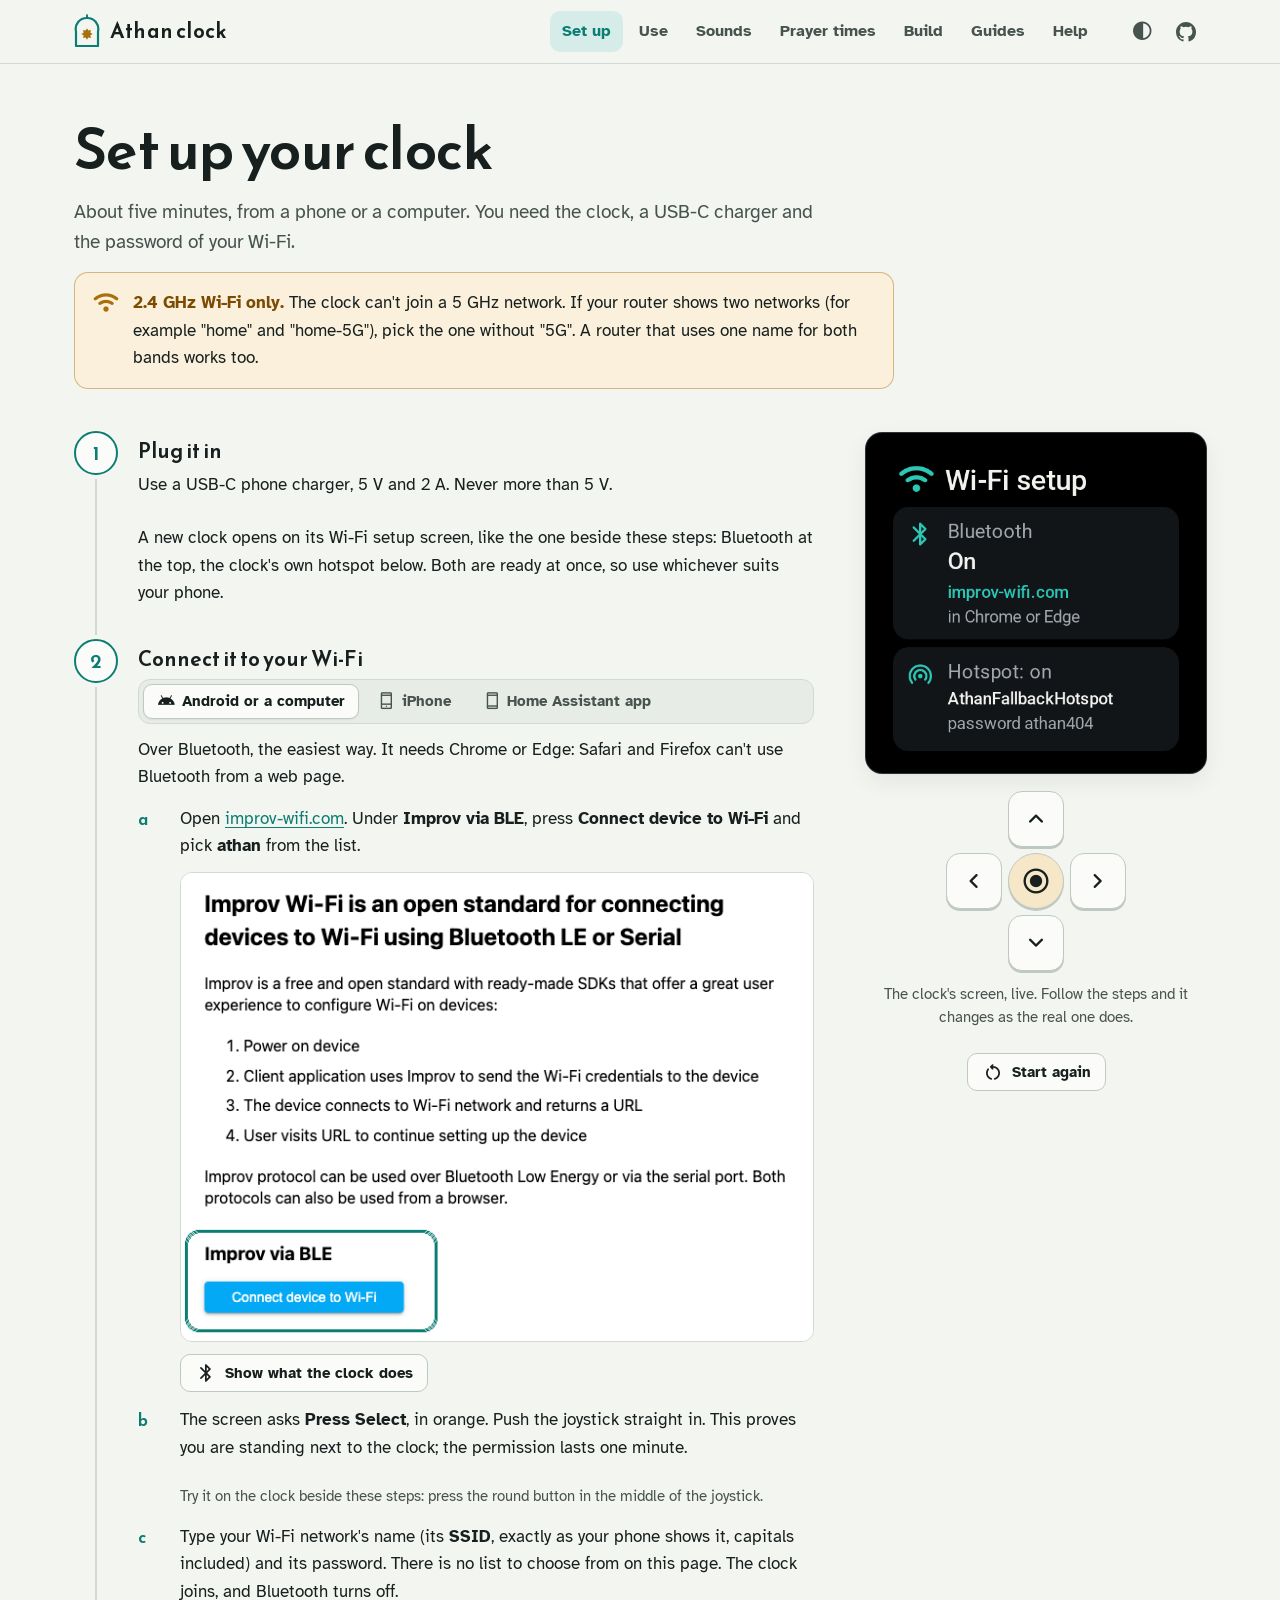
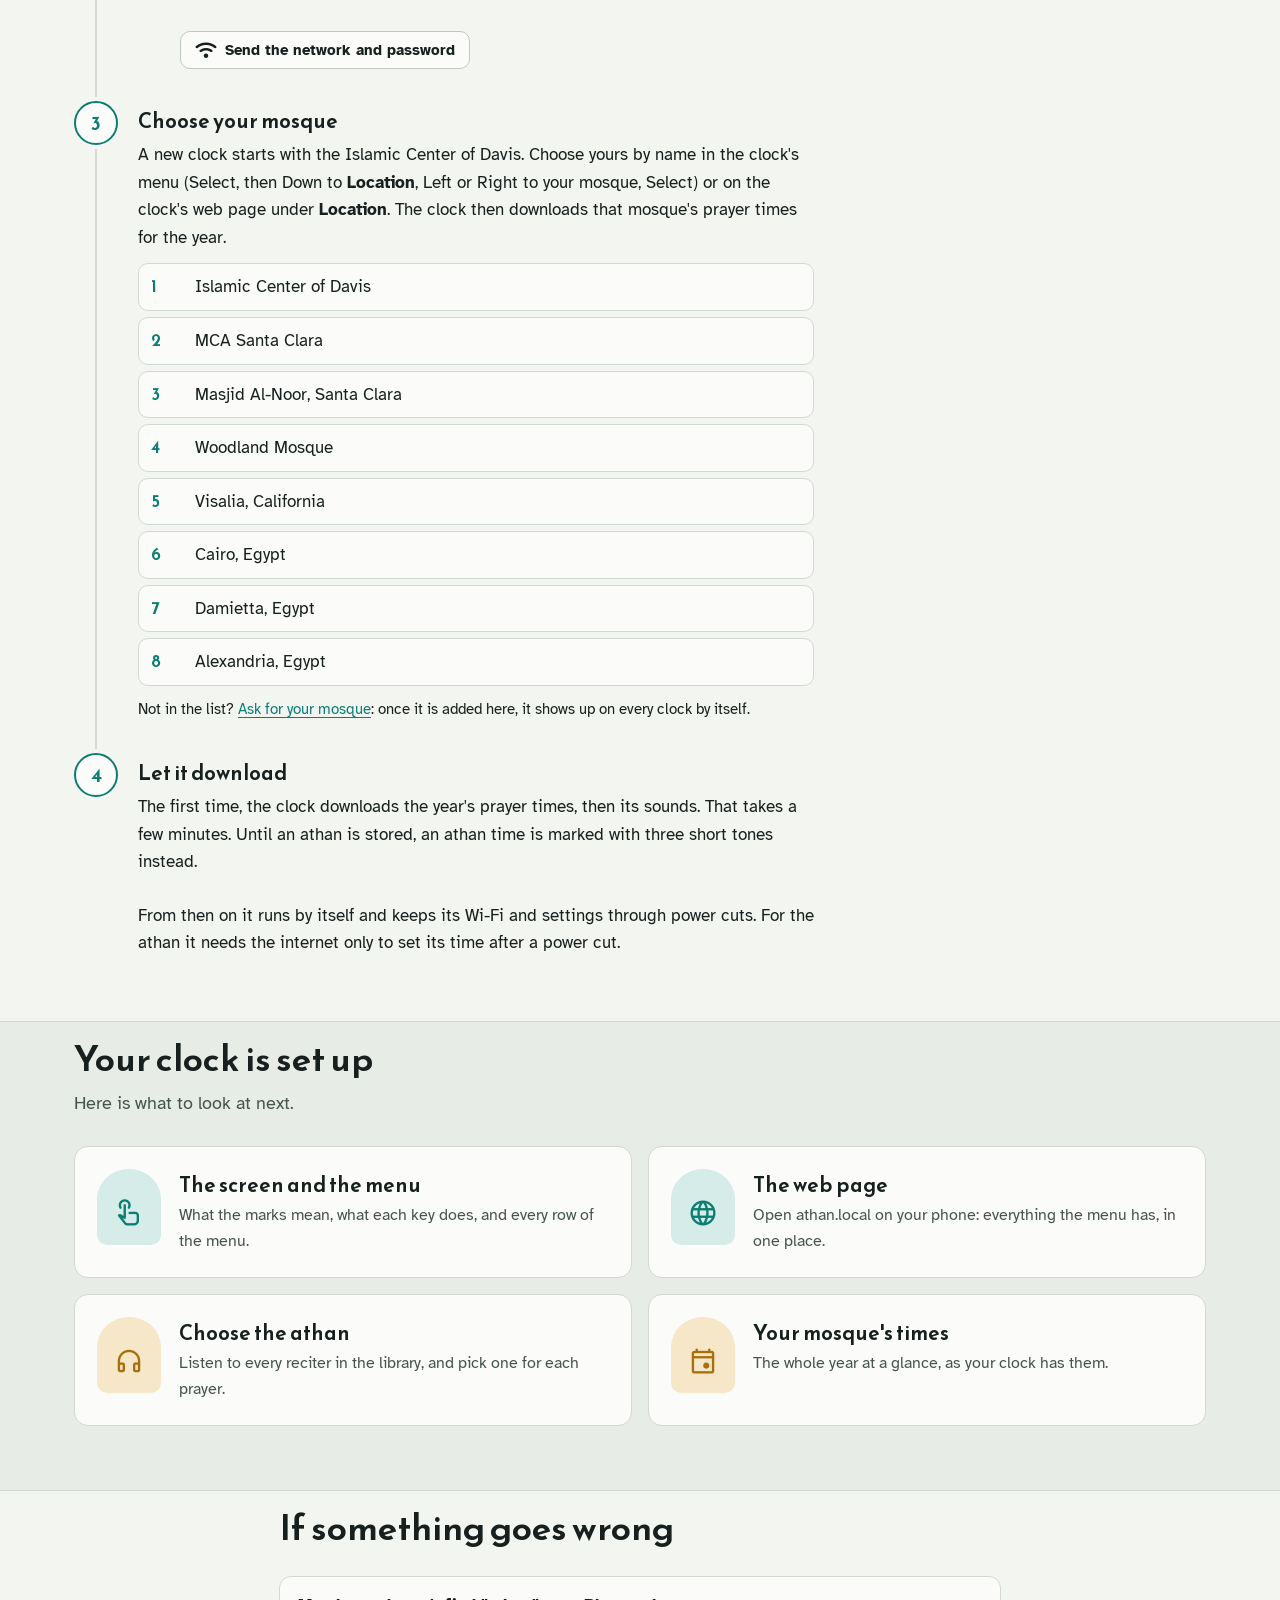
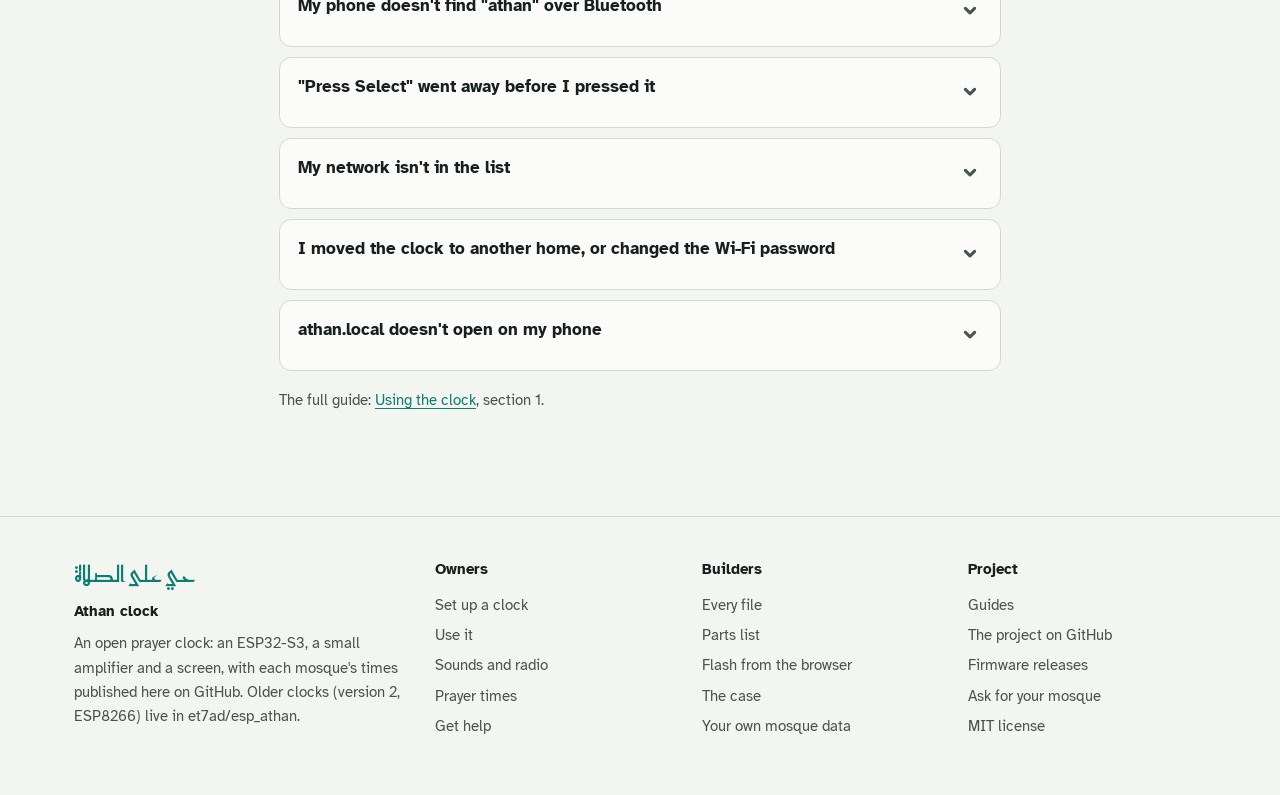
<file: docs/setup.html>
<!doctype html>
<html lang="en">
<head>
<meta charset="utf-8">
<meta name="viewport" content="width=device-width, initial-scale=1">
<title>Set up your clock | Athan clock</title>
<meta name="description" content="Connect a new athan clock to your Wi-Fi from a phone, over Bluetooth or the clock's own hotspot, and choose your mosque.">
<meta name="theme-color" content="#0b7d72">
<link rel="icon" href="data:image/svg+xml,%3Csvg xmlns='http://www.w3.org/2000/svg' viewBox='0 0 26 34'%3E%3Cpath d='M2 32V17.5A11 11 0 0 1 13 4a11 11 0 0 1 11 13.5V32z' fill='%230b7d72'/%3E%3Cpath d='m13 14.2 1.3 2.4 2.6-.5-.5 2.6 2.4 1.3-2.4 1.3.5 2.6-2.6-.5-1.3 2.4-1.3-2.4-2.6.5.5-2.6-2.4-1.3 2.4-1.3-.5-2.6 2.6.5z' fill='%23f2b544'/%3E%3C/svg%3E">
<script>try { const t = localStorage.getItem('athan-theme'); if (t) document.documentElement.dataset.theme = t; } catch (e) {}</script>
<link rel="preconnect" href="https://fonts.googleapis.com">
<link rel="preconnect" href="https://fonts.gstatic.com" crossorigin>
<link rel="stylesheet" href="https://fonts.googleapis.com/css2?family=Atkinson+Hyperlegible:ital,wght@0,400;0,700;1,400&family=Reem+Kufi:wght@400..700&family=Roboto:wght@400;500&display=swap">
<link rel="stylesheet" href="https://fonts.googleapis.com/css2?family=Material+Symbols+Rounded:opsz,wght,FILL,GRAD@24,400,0,0&icon_names=add_location_alt,alarm,android,arrow_back,arrow_upward,bedtime,bluetooth,bolt,brightness_6,build,check,check_circle,chevron_left,chevron_right,close,computer,content_copy,contrast,dark_mode,deployed_code,developer_board,download,event,expand_more,explore,graphic_eq,headphones,help,history,info,keyboard_arrow_down,keyboard_arrow_left,keyboard_arrow_right,keyboard_arrow_up,language,light_mode,lightbulb,location_on,lock,map,memory,menu,menu_book,mosque,nest_clock_farsight_analog,open_in_new,palette,pause,phone_iphone,play_arrow,power_settings_new,print,queue_music,radio,radio_button_checked,restart_alt,router,schedule,schedule_send,smartphone,speaker,stop,system_update,task_alt,terminal,timer,toggle_on,touch_app,tune,upgrade,usb,view_in_ar,volume_off,volume_up,warning,wb_twilight,wifi,wifi_off,wifi_tethering&display=block">
<link rel="stylesheet" href="assets/site.css">
<style>
  .setup { display: grid; grid-template-columns: minmax(0, 1fr) 340px; gap: 52px; align-items: start; }
  .setup aside { position: sticky; top: calc(var(--header-h) + 22px); display: grid; gap: 12px; }
  .setup aside .tft-frame { width: 100%; }
  .setup aside .joystick { margin-top: 6px; }
  .setup aside p { font-size: 14.5px; color: var(--ink-2); text-align: center; }
  @media (max-width: 920px) { .setup { grid-template-columns: minmax(0, 1fr); } .setup aside { position: static; max-width: 340px; margin: 0 auto; grid-row: 1; } }
  .tabs { display: grid; gap: 18px; }
  .panel { display: grid; gap: 14px; }
  .panel[hidden] { display: none; }
  .sub { list-style: none; padding: 0; margin: 0; display: grid; gap: 14px; counter-reset: sub; }
  .sub > li { counter-increment: sub; display: grid; grid-template-columns: 30px minmax(0, 1fr); gap: 12px; margin: 0; }
  .sub > li::before { content: counter(sub, lower-alpha); font: 600 17px var(--display); color: var(--teal); padding-top: 1px; }
  .phone { width: min(100%, 300px); border: 10px solid var(--night); border-radius: 30px; overflow: hidden; background: #fff; box-shadow: var(--shadow); }
  .phone img { display: block; width: 100%; border: 0; border-radius: 0; }
  .mosques { display: grid; gap: 6px; padding: 0; margin: 0; list-style: none; }
  .mosques li { display: grid; grid-template-columns: 34px minmax(0, 1fr); gap: 10px; margin: 0; padding: 9px 12px; border: 1px solid var(--line); border-radius: 10px; background: var(--card); }
  .mosques .n { font: 600 17px var(--display); color: var(--teal); }
  details { border: 1px solid var(--line); border-radius: 12px; background: var(--card); padding: 0 18px; }
  details + details { margin-top: 10px; }
  summary { cursor: pointer; padding: 15px 0; font-weight: 700; list-style: none; display: flex; justify-content: space-between; gap: 12px; }
  summary::-webkit-details-marker { display: none; }
  summary::after { content: "expand_more"; font-family: "Material Symbols Rounded"; font-size: 24px; color: var(--ink-2); transition: transform .15s; }
  details[open] summary::after { transform: rotate(180deg); }
  details > div { padding: 0 0 16px; display: grid; gap: 10px; color: var(--ink-2); }
</style>
</head>
<body>
<header id="site-header"></header>
<main>
  <section class="page-head">
    <div class="wrap">
      <h1>Set up your clock</h1>
      <p class="lede">About five minutes, from a phone or a computer. You need the clock, a USB-C charger and the
        password of your Wi-Fi.</p>
      <div class="callout warn" style="max-width:820px">
        <span class="icon">wifi</span>
        <p><strong>2.4 GHz Wi-Fi only.</strong> The clock can't join a 5 GHz network. If your router shows two networks
          (for example "home" and "home-5G"), pick the one without "5G". A router that uses one name for both bands
          works too.</p>
      </div>
    </div>
  </section>

  <section class="section" style="padding-top:20px">
    <div class="wrap setup">
      <ol class="steps">
        <li>
          <h3>Plug it in</h3>
          <div class="step-body">
            <p>Use a USB-C phone charger, 5 V and 2 A. Never more than 5 V.</p>
            <p>A new clock opens on its Wi-Fi setup screen, like the one beside these steps: Bluetooth at the top, the
              clock's own hotspot below. Both are ready at once, so use whichever suits your phone.</p>
          </div>
        </li>
        <li>
          <h3>Connect it to your Wi-Fi</h3>
          <div class="step-body tabs">
            <div class="seg" role="tablist" aria-label="Your phone">
              <button role="tab" aria-selected="true" aria-controls="t-ble" id="tb-ble"><span class="icon">android</span>Android or a computer</button>
              <button role="tab" aria-selected="false" aria-controls="t-ap" id="tb-ap"><span class="icon">phone_iphone</span>iPhone</button>
              <button role="tab" aria-selected="false" aria-controls="t-ha" id="tb-ha"><span class="icon">smartphone</span>Home Assistant app</button>
            </div>

            <div class="panel" role="tabpanel" id="t-ble" aria-labelledby="tb-ble">
              <p>Over Bluetooth, the easiest way. It needs Chrome or Edge: Safari and Firefox can't use Bluetooth from a web page.</p>
              <ol class="sub">
                <li><div class="step-body">
                  <p>Open <a href="https://www.improv-wifi.com">improv-wifi.com</a>. Under <b>Improv via BLE</b>, press
                    <b>Connect device to Wi-Fi</b> and pick <b>athan</b> from the list.</p>
                  <figure><img class="shot" src="assets/img/improv-wifi.png" alt="improv-wifi.com: the Connect device to Wi-Fi button under Improv via BLE" width="648" height="480" loading="lazy"></figure>
                  <p><button class="btn btn-ghost btn-small" type="button" data-step="phone"><span class="icon">bluetooth</span>Show what the clock does</button></p>
                </div></li>
                <li><div class="step-body">
                  <p>The screen asks <b>Press Select</b>, in orange. Push the joystick straight in. This proves you are
                    standing next to the clock; the permission lasts one minute.</p>
                  <p class="small muted">Try it on the clock beside these steps: press the round button in the middle of the joystick.</p>
                </div></li>
                <li><div class="step-body">
                  <p>Type your Wi-Fi network's name (its <b>SSID</b>, exactly as your phone shows it, capitals included) and its password. There is no list to choose from on this page. The clock joins, and Bluetooth turns off.</p>
                  <p><button class="btn btn-ghost btn-small" type="button" data-step="send"><span class="icon">wifi</span>Send the network and password</button></p>
                </div></li>
              </ol>
            </div>

            <div class="panel" role="tabpanel" id="t-ap" aria-labelledby="tb-ap" hidden>
              <p>Through the clock's own Wi-Fi hotspot. This works with every phone, iPhones included, and with any computer.</p>
              <ol class="sub">
                <li><p>In your phone's Wi-Fi settings, join <b>AthanFallbackHotspot</b>. The password is <b>athan404</b>
                  (the clock's screen shows both).</p></li>
                <li><div class="step-body">
                  <p>The setup page opens by itself. If it doesn't, open <a href="http://192.168.4.1">http://192.168.4.1</a>
                    in Safari.</p>
                  <div class="phone"><img src="assets/img/hotspot-page.png" alt="The clock's setup page: the networks it can see, then boxes for the network name (SSID) and password, and Save" width="780" height="960" loading="lazy"></div>
                  <p class="small muted">The networks shown are examples: yours shows the ones around your home.</p>
                </div></li>
                <li><p>Tap your network (or type its name under SSID), type the password and press <b>Save</b>. The
                  clock restarts and joins your Wi-Fi. Your phone goes back to its own Wi-Fi by itself.</p></li>
              </ol>
            </div>

            <div class="panel" role="tabpanel" id="t-ha" aria-labelledby="tb-ha" hidden>
              <p>If you use Home Assistant, its Companion app finds a new clock over Bluetooth by itself and offers to
                set it up. When the clock's screen shows <b>Press Select</b>, push the joystick in.</p>
              <p>Once the clock is on your Wi-Fi, Home Assistant's ESPHome integration finds it too, with the same
                controls as the clock's web page. When it asks for the encryption key, use:</p>
              <div class="code"><pre>/A5YakHWYfXLiBWI5Z92v0FWiaMsWbCUCWD41zlLPYk=</pre></div>
            </div>
          </div>
        </li>
        <li>
          <h3>Choose your mosque</h3>
          <div class="step-body">
            <p>A new clock starts with the Islamic Center of Davis. Choose yours by name in the clock's menu (Select,
              then Down to <b>Location</b>, Left or Right to your mosque, Select) or on the clock's web page under
              <b>Location</b>. The clock then downloads that mosque's prayer times for the year.</p>
            <ul class="mosques" id="mosques" aria-label="The mosques the clocks offer"></ul>
            <p class="small">Not in the list? <a href="times.html#add">Ask for your mosque</a>: once it is added here,
              it shows up on every clock by itself.</p>
          </div>
        </li>
        <li>
          <h3>Let it download</h3>
          <div class="step-body">
            <p>The first time, the clock downloads the year's prayer times, then its sounds. That takes a few minutes.
              Until an athan is stored, an athan time is marked with three short tones instead.</p>
            <p>From then on it runs by itself and keeps its Wi-Fi and settings through power cuts. For the athan it
              needs the internet only to set its time after a power cut.</p>
          </div>
        </li>
      </ol>
      <aside aria-label="The clock's screen">
        <div class="tft-frame"><canvas id="setup-screen" width="240" height="240" aria-label="The clock's screen during Wi-Fi setup"></canvas></div>
        <div class="joystick" id="setup-keys" aria-label="The clock's joystick">
          <button class="j-up" data-key="up" aria-label="Up"><span class="icon">keyboard_arrow_up</span></button>
          <button class="j-left" data-key="left" aria-label="Left"><span class="icon">keyboard_arrow_left</span></button>
          <button class="j-sel" data-key="select" aria-label="Select (push in)"><span class="icon">radio_button_checked</span></button>
          <button class="j-right" data-key="right" aria-label="Right"><span class="icon">keyboard_arrow_right</span></button>
          <button class="j-down" data-key="down" aria-label="Down"><span class="icon">keyboard_arrow_down</span></button>
        </div>
        <p id="setup-note">The clock's screen, live. Follow the steps and it changes as the real one does.</p>
        <p><button class="btn btn-ghost btn-small" type="button" id="setup-again"><span class="icon">restart_alt</span>Start again</button></p>
      </aside>
    </div>
  </section>

  <section class="section band" aria-labelledby="h-next">
    <div class="wrap">
      <div class="section-head"><h2 id="h-next">Your clock is set up</h2><p>Here is what to look at next.</p></div>
      <div class="paths">
        <a class="path" href="use.html"><span class="tile"><span class="icon">touch_app</span></span>
          <span><h3>The screen and the menu</h3><p>What the marks mean, what each key does, and every row of the menu.</p></span></a>
        <a class="path" href="use.html#web"><span class="tile"><span class="icon">language</span></span>
          <span><h3>The web page</h3><p>Open athan.local on your phone: everything the menu has, in one place.</p></span></a>
        <a class="path gold" href="sounds.html"><span class="tile"><span class="icon">headphones</span></span>
          <span><h3>Choose the athan</h3><p>Listen to every reciter in the library, and pick one for each prayer.</p></span></a>
        <a class="path gold" href="times.html"><span class="tile"><span class="icon">event</span></span>
          <span><h3>Your mosque's times</h3><p>The whole year at a glance, as your clock has them.</p></span></a>
      </div>
    </div>
  </section>

  <section class="section" aria-labelledby="h-help">
    <div class="wrap read">
      <div class="section-head"><h2 id="h-help">If something goes wrong</h2></div>
      <details><summary>My phone doesn't find "athan" over Bluetooth</summary><div>
        <p>Use Chrome or Edge on Android or a computer, and allow Bluetooth when the browser asks. Safari (iPhone, Mac)
          can't do it: use the hotspot instead.</p>
        <p>Bluetooth runs while the clock is in setup. If the clock already knows a network that has just gone away,
          Bluetooth starts after 15 seconds and the hotspot after about 3 minutes, so a short router restart never
          opens them.</p></div></details>
      <details><summary>"Press Select" went away before I pressed it</summary><div>
        <p>The permission lasts one minute. Press Connect on improv-wifi.com again, then Select on the clock.</p></div></details>
      <details><summary>My network isn't in the list</summary><div>
        <p>The clock only sees 2.4 GHz networks. Pick the one without "5G" in its name, or type the name under SSID on
          the hotspot's page. A network that is 5 GHz only can't be used.</p></div></details>
      <details><summary>I moved the clock to another home, or changed the Wi-Fi password</summary><div>
        <p>When it can't find the network it knows, the clock opens setup again by itself. To make it forget its
          network on purpose: unplug it, hold <b>Select</b>, and plug it back in. The LED blinks three times, the
          clock restarts, and setup starts again.</p></div></details>
      <details><summary>athan.local doesn't open on my phone</summary><div>
        <p>Some phones, Android in particular, can't open <code>.local</code> addresses. Use the clock's IP address
          instead: it is on the menu's <b>Info</b> row.</p></div></details>
      <p class="small muted" style="margin-top:18px">The full guide: <a href="read.html?doc=guides/using.md">Using the clock</a>, section 1.</p>
    </div>
  </section>
</main>
<footer id="site-footer"></footer>

<script type="module">
import { loadMosques, esc } from './assets/site.js';
import { Clock } from './assets/tft.js';

const canvas = document.getElementById('setup-screen');
const keys = document.getElementById('setup-keys'), note = document.getElementById('setup-note');
const notes = {
  on: 'The clock\'s screen, live. Follow the steps and it changes as the real one does.',
  ask: 'The phone asked to connect: now press Select (the round button).',
  allowed: 'Allowed. Now send the network and its password from the page.',
  joining: 'Joining your Wi-Fi...',
  done: 'Connected: the clock shows the time and the next prayer.',
};
const clock = new Clock(canvas, {
  mode: 'setup',
  onKey: k => { const b = keys.querySelector(`[data-key="${k}"]`); if (b) { b.classList.add('hit'); setTimeout(() => b.classList.remove('hit'), 140); } },
  onChange: c => { note.textContent = c.s.setup ? notes[c.s.setup.ble] || notes.on : notes.done; },
});
await clock.init();
keys.addEventListener('click', ev => { const b = ev.target.closest('[data-key]'); if (b) clock.key(b.dataset.key); });
document.querySelectorAll('[data-step]').forEach(b => b.addEventListener('click', () => {
  if (!clock.s.setup) clock.restartSetup();
  if (b.dataset.step === 'send' && clock.s.setup.ble !== 'allowed') {
    note.textContent = clock.s.setup.ble === 'ask' ? 'First press Select on the clock, while the screen asks for it.' : 'First connect from the phone (step a), then press Select.';
    return;
  }
  clock.setupStep(b.dataset.step);
}));
document.getElementById('setup-again').addEventListener('click', () => clock.restartSetup());

// tabs
const tabs = [...document.querySelectorAll('[role="tab"]')];
tabs.forEach(t => t.addEventListener('click', () => {
  tabs.forEach(x => { const on = x === t; x.setAttribute('aria-selected', String(on)); document.getElementById(x.getAttribute('aria-controls')).hidden = !on; });
}));
if (/iPhone|iPad/.test(navigator.userAgent)) tabs[1].click();

const list = await loadMosques();
document.getElementById('mosques').innerHTML = list.map(m => `<li><span class="n">${m.number}</span><span>${esc(m.name)}</span></li>`).join('');
</script>
</body>
</html>
</file>
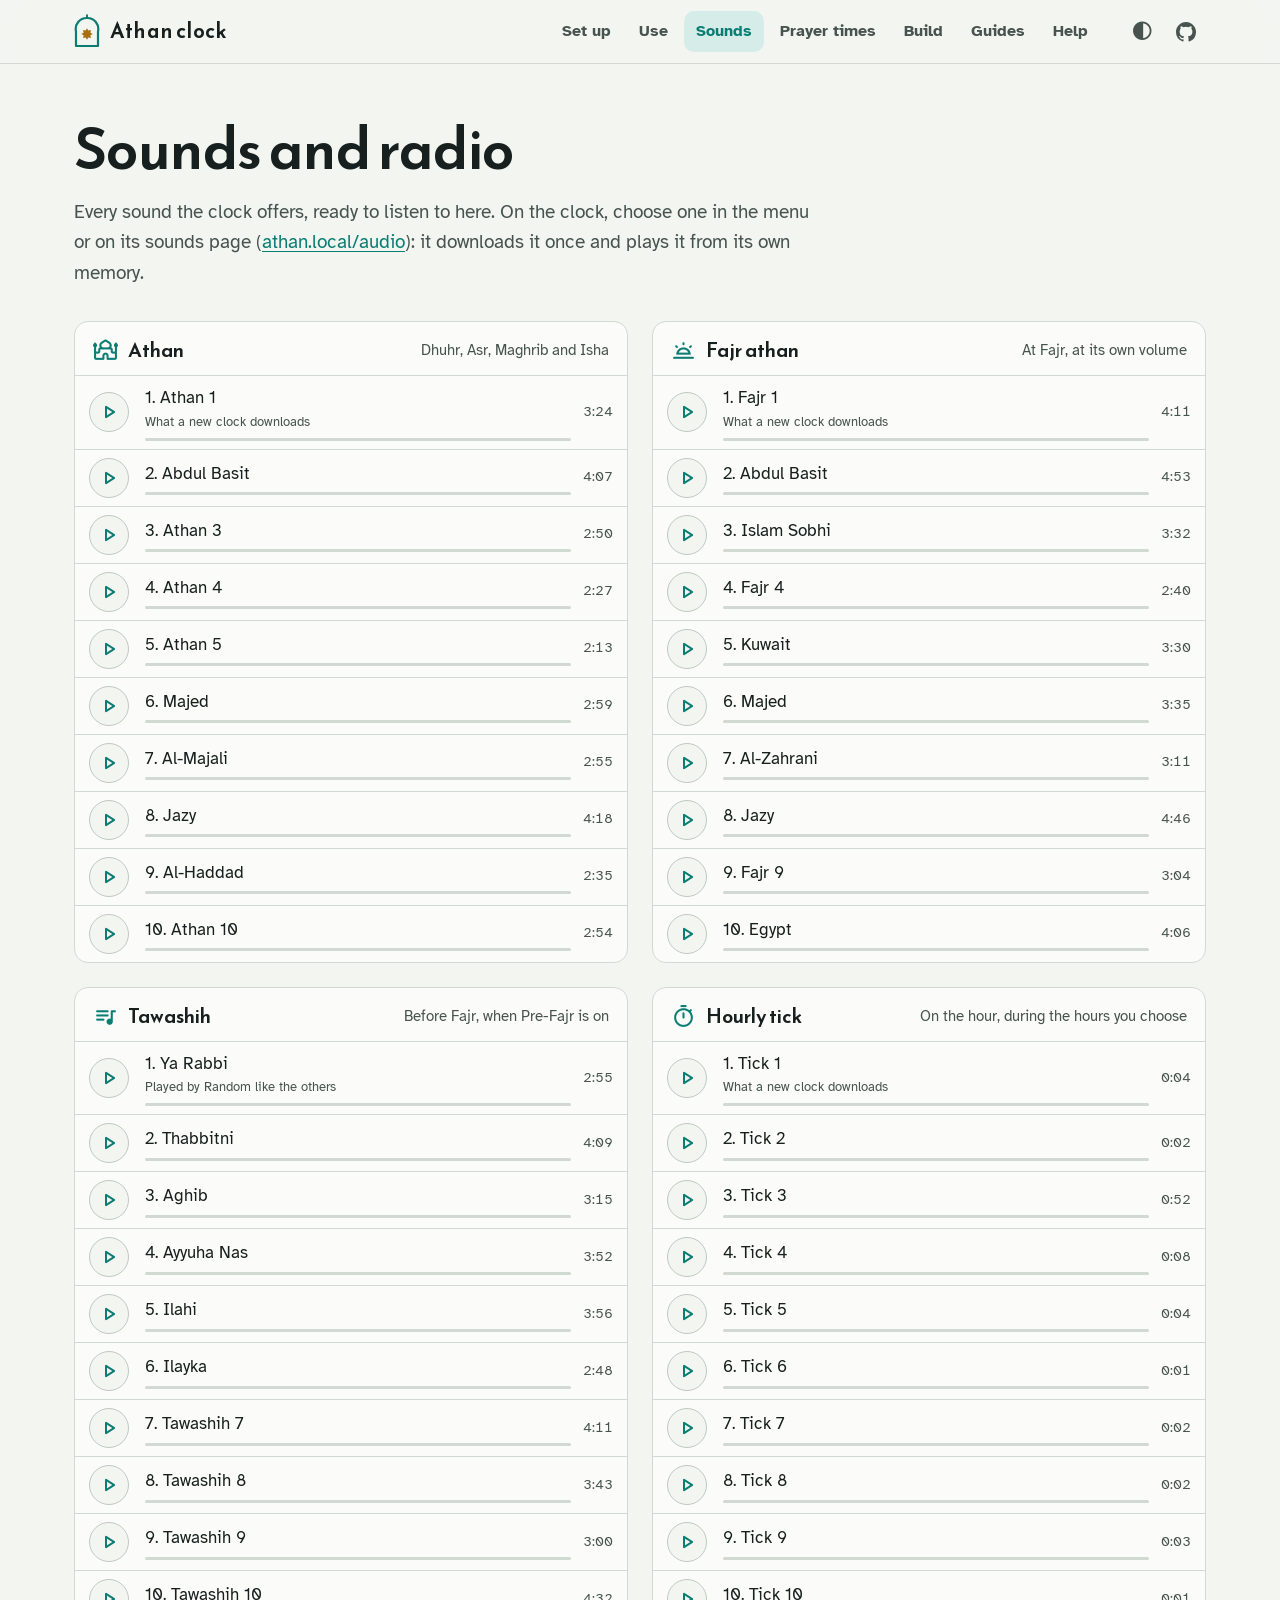
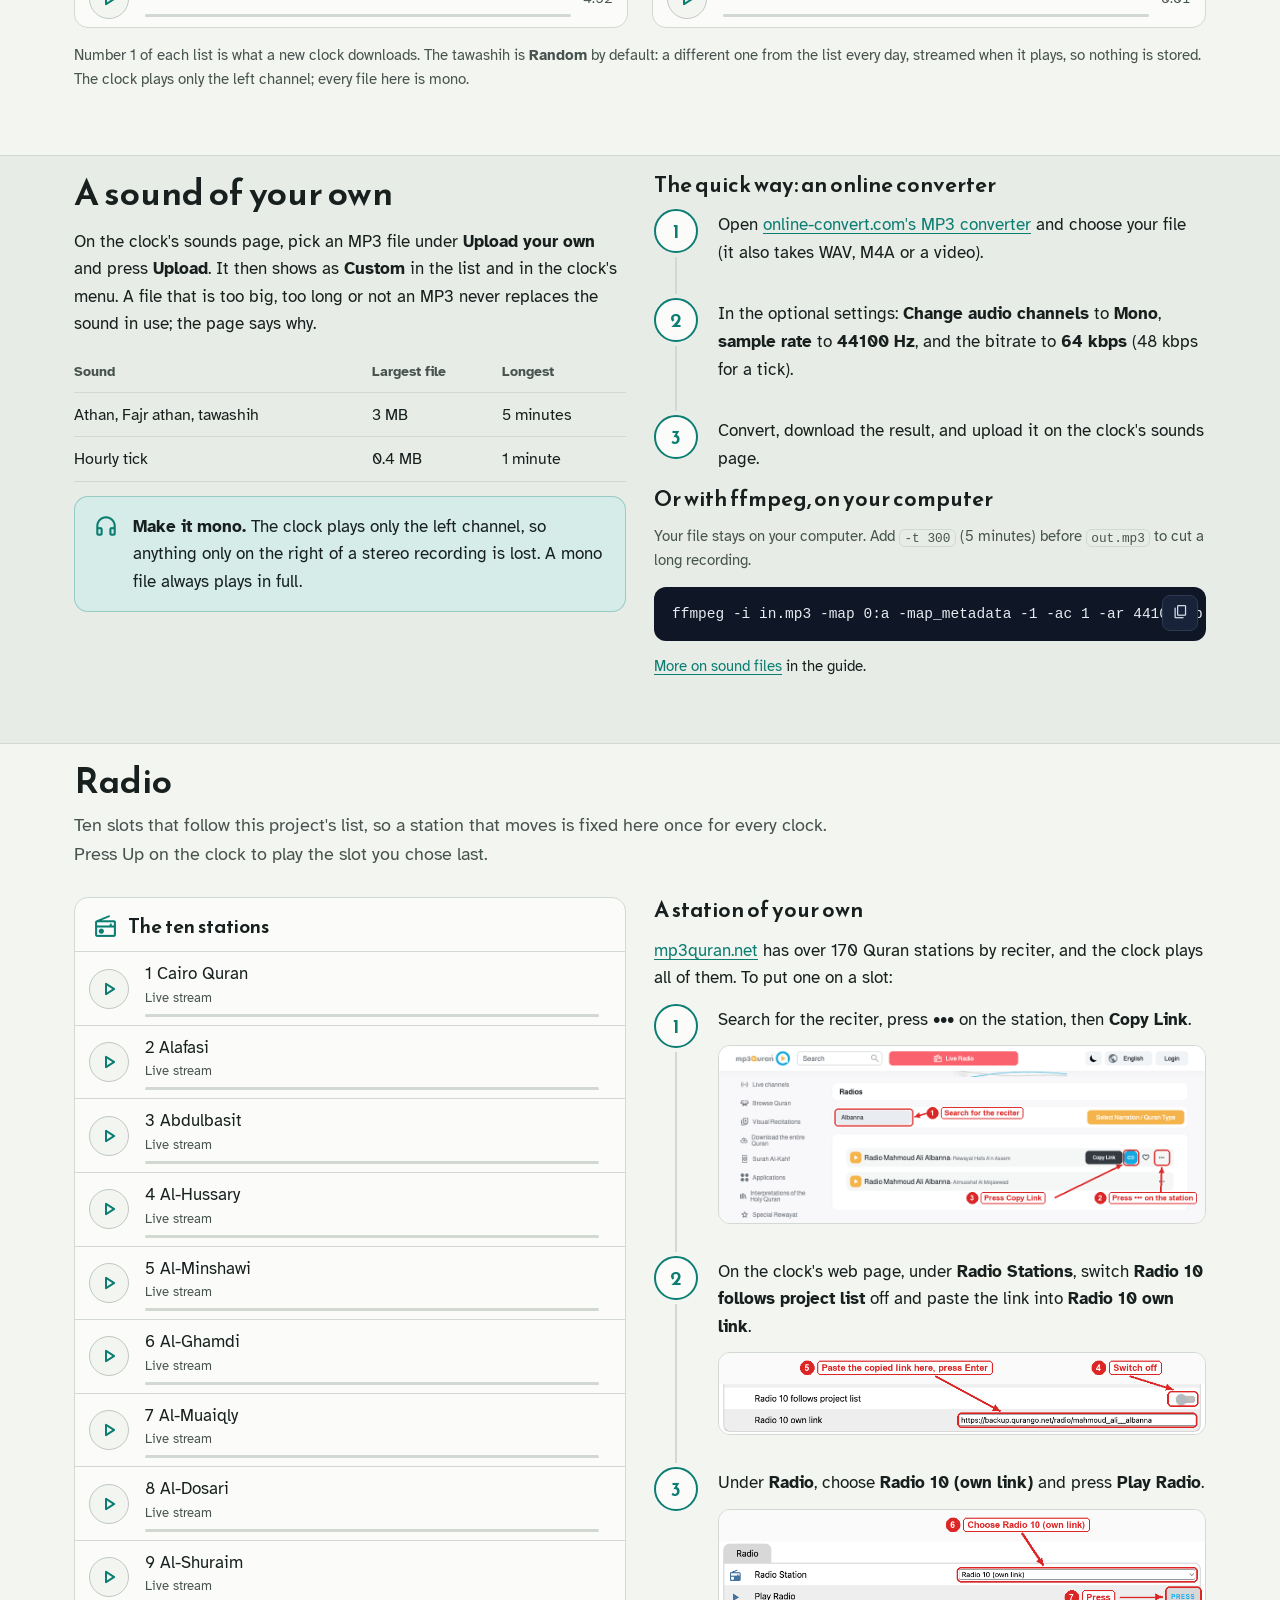
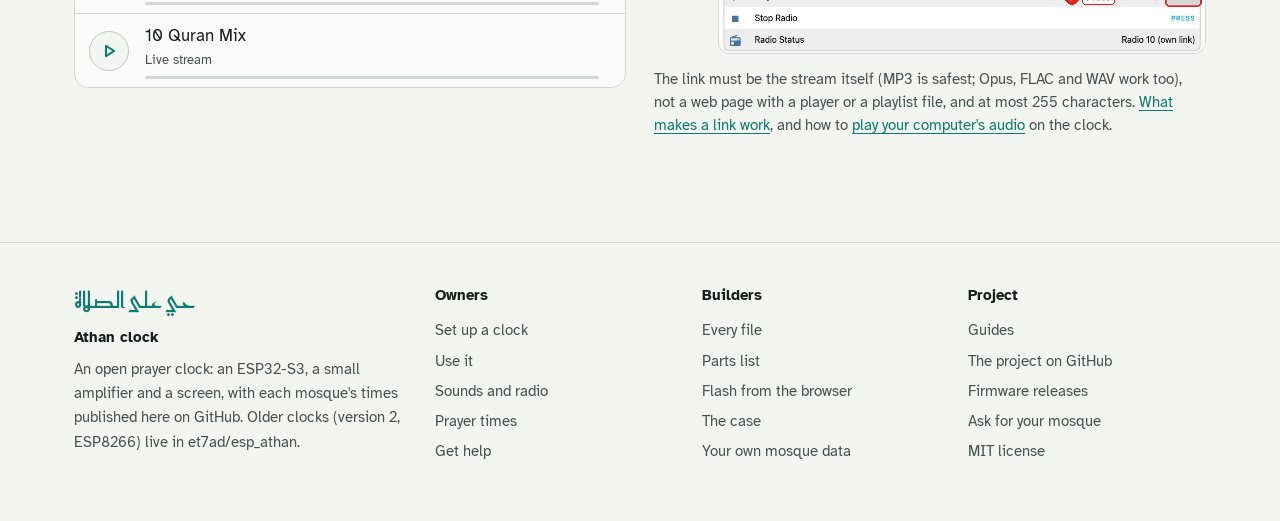
<file: docs/sounds.html>
<!doctype html>
<html lang="en">
<head>
<meta charset="utf-8">
<meta name="viewport" content="width=device-width, initial-scale=1">
<title>Sounds and radio | Athan clock</title>
<meta name="description" content="Listen to every athan, Fajr athan, tawashih and hourly tick the clock offers, and the ten Quran radio stations. Make your own sound file, or add your own station.">
<meta name="theme-color" content="#0b7d72">
<link rel="icon" href="data:image/svg+xml,%3Csvg xmlns='http://www.w3.org/2000/svg' viewBox='0 0 26 34'%3E%3Cpath d='M2 32V17.5A11 11 0 0 1 13 4a11 11 0 0 1 11 13.5V32z' fill='%230b7d72'/%3E%3Cpath d='m13 14.2 1.3 2.4 2.6-.5-.5 2.6 2.4 1.3-2.4 1.3.5 2.6-2.6-.5-1.3 2.4-1.3-2.4-2.6.5.5-2.6-2.4-1.3 2.4-1.3-.5-2.6 2.6.5z' fill='%23f2b544'/%3E%3C/svg%3E">
<script>try { const t = localStorage.getItem('athan-theme'); if (t) document.documentElement.dataset.theme = t; } catch (e) {}</script>
<link rel="preconnect" href="https://fonts.googleapis.com">
<link rel="preconnect" href="https://fonts.gstatic.com" crossorigin>
<link rel="stylesheet" href="https://fonts.googleapis.com/css2?family=Atkinson+Hyperlegible:ital,wght@0,400;0,700;1,400&family=Reem+Kufi:wght@400..700&family=Roboto:wght@400;500&display=swap">
<link rel="stylesheet" href="https://fonts.googleapis.com/css2?family=Material+Symbols+Rounded:opsz,wght,FILL,GRAD@24,400,0,0&icon_names=add_location_alt,alarm,android,arrow_back,arrow_upward,bedtime,bluetooth,bolt,brightness_6,build,check,check_circle,chevron_left,chevron_right,close,computer,content_copy,contrast,dark_mode,deployed_code,developer_board,download,event,expand_more,explore,graphic_eq,headphones,help,history,info,keyboard_arrow_down,keyboard_arrow_left,keyboard_arrow_right,keyboard_arrow_up,language,light_mode,lightbulb,location_on,lock,map,memory,menu,menu_book,mosque,nest_clock_farsight_analog,open_in_new,palette,pause,phone_iphone,play_arrow,power_settings_new,print,queue_music,radio,radio_button_checked,restart_alt,router,schedule,schedule_send,smartphone,speaker,stop,system_update,task_alt,terminal,timer,toggle_on,touch_app,tune,upgrade,usb,view_in_ar,volume_off,volume_up,warning,wb_twilight,wifi,wifi_off,wifi_tethering&display=block">
<link rel="stylesheet" href="assets/site.css">
</head>
<body>
<header id="site-header"></header>
<main>
  <section class="page-head">
    <div class="wrap">
      <h1>Sounds and radio</h1>
      <p class="lede">Every sound the clock offers, ready to listen to here. On the clock, choose one in the menu or on
        its sounds page (<a href="http://athan.local/audio">athan.local/audio</a>): it downloads it once and plays it
        from its own memory.</p>
    </div>
  </section>

  <section class="section" style="padding-top:8px" aria-labelledby="h-lib" id="library">
    <div class="wrap">
      <h2 id="h-lib" class="vh">The library</h2>
      <div class="sound-lists" id="lists"></div>
      <p class="small muted" style="margin-top:16px">Number 1 of each list is what a new clock downloads. The tawashih
        is <b>Random</b> by default: a different one from the list every day, streamed when it plays, so nothing is
        stored. The clock plays only the left channel; every file here is mono.</p>
    </div>
  </section>

  <section class="section band" aria-labelledby="h-own" id="own">
    <div class="wrap grid-2" style="align-items:start">
      <div class="read" style="display:grid;gap:14px">
        <h2 id="h-own">A sound of your own</h2>
        <p>On the clock's sounds page, pick an MP3 file under <b>Upload your own</b> and press <b>Upload</b>. It then
          shows as <b>Custom</b> in the list and in the clock's menu. A file that is too big, too long or not an MP3
          never replaces the sound in use; the page says why.</p>
        <div class="table-wrap"><table style="min-width:0">
          <thead><tr><th>Sound</th><th>Largest file</th><th>Longest</th></tr></thead>
          <tbody><tr><td>Athan, Fajr athan, tawashih</td><td>3 MB</td><td>5 minutes</td></tr>
            <tr><td>Hourly tick</td><td>0.4 MB</td><td>1 minute</td></tr></tbody></table></div>
        <div class="callout"><span class="icon">headphones</span>
          <p><strong>Make it mono.</strong> The clock plays only the left channel, so anything only on the right of a
            stereo recording is lost. A mono file always plays in full.</p></div>
      </div>
      <div style="display:grid;gap:14px">
        <h3>The quick way: an online converter</h3>
        <ol class="steps">
          <li><div class="step-body"><p>Open <a href="https://audio.online-convert.com/convert-to-mp3">online-convert.com's MP3 converter</a> and choose your file (it also takes WAV, M4A or a video).</p></div></li>
          <li><div class="step-body"><p>In the optional settings: <b>Change audio channels</b> to <b>Mono</b>, <b>sample rate</b> to <b>44100 Hz</b>, and the bitrate to <b>64 kbps</b> (48 kbps for a tick).</p></div></li>
          <li><div class="step-body"><p>Convert, download the result, and upload it on the clock's sounds page.</p></div></li>
        </ol>
        <h3>Or with ffmpeg, on your computer</h3>
        <p class="muted small">Your file stays on your computer. Add <code>-t 300</code> (5 minutes) before
          <code>out.mp3</code> to cut a long recording.</p>
        <div class="code"><pre>ffmpeg -i in.mp3 -map 0:a -map_metadata -1 -ac 1 -ar 44100 -b:a 64k out.mp3</pre></div>
        <p class="small"><a href="read.html?doc=guides/using.md#5-sounds">More on sound files</a> in the guide.</p>
      </div>
    </div>
  </section>

  <section class="section" aria-labelledby="h-radio" id="radio">
    <div class="wrap">
      <div class="section-head"><h2 id="h-radio">Radio</h2>
        <p>Ten slots that follow this project's list, so a station that moves is fixed here once for every clock.
          Press Up on the clock to play the slot you chose last.</p></div>
      <div class="grid-2" style="align-items:start">
        <div class="sound-list" id="stations"><h3><span class="icon">radio</span>The ten stations</h3></div>
        <div class="read" style="display:grid;gap:14px">
          <h3>A station of your own</h3>
          <p><a href="https://www.mp3quran.net/eng/radios">mp3quran.net</a> has over 170 Quran stations by reciter,
            and the clock plays all of them. To put one on a slot:</p>
          <ol class="steps">
            <li><div class="step-body"><p>Search for the reciter, press <b>•••</b> on the station, then <b>Copy Link</b>.</p>
              <figure><img data-repo="images/radio_mp3quran_copy_link.png" alt="mp3quran.net: the station's ••• button and its Copy Link button" loading="lazy" width="1100" height="400"></figure></div></li>
            <li><div class="step-body"><p>On the clock's web page, under <b>Radio Stations</b>, switch <b>Radio 10 follows project list</b> off and paste the link into <b>Radio 10 own link</b>.</p>
              <figure><img data-repo="images/radio_own_link.png" alt="The clock's page: Radio 10 follows project list switched off, the link pasted in Radio 10 own link" loading="lazy" width="900" height="150"></figure></div></li>
            <li><div class="step-body"><p>Under <b>Radio</b>, choose <b>Radio 10 (own link)</b> and press <b>Play Radio</b>.</p>
              <figure><img data-repo="images/radio_play_own_link.png" alt="The clock's page: Radio 10 chosen, Play Radio pressed, Radio Status showing it" loading="lazy" width="900" height="264"></figure></div></li>
          </ol>
          <p class="small muted">The link must be the stream itself (MP3 is safest; Opus, FLAC and WAV work too), not a
            web page with a player or a playlist file, and at most 255 characters.
            <a href="read.html?doc=guides/using.md#your-own-station">What makes a link work</a>, and how to
            <a href="read.html?doc=guides/using.md#playing-your-computers-audio">play your computer's audio</a> on the clock.</p>
        </div>
      </div>
    </div>
  </section>
</main>
<footer id="site-footer"></footer>

<script type="module">
import { getJSON, esc } from './assets/site.js';

const audio = new Audio();
let playing = null;   // the row element playing
function stop() { audio.pause(); audio.removeAttribute('src'); audio.load(); if (playing) { playing.classList.remove('on'); playing.querySelector('.play .icon').textContent = 'play_arrow'; playing.querySelector('.bar i').style.width = '0'; } playing = null; }
audio.addEventListener('timeupdate', () => { if (playing && audio.duration && isFinite(audio.duration)) playing.querySelector('.bar i').style.width = (audio.currentTime / audio.duration * 100) + '%'; });
audio.addEventListener('ended', stop);
audio.addEventListener('error', () => { if (playing) { playing.querySelector('small').textContent = 'Could not play this one here'; stop(); } });
function row(name, sub, url, live) {
  return `<div class="sound-row" data-url="${esc(url)}"${live ? ' data-live="1"' : ''}>
    <button class="play" type="button" aria-label="Play ${esc(name)}"><span class="icon">play_arrow</span></button>
    <span class="meta"><span>${esc(name)}</span><small>${esc(sub)}</small><span class="bar"><i></i></span></span>
    <span class="len"></span></div>`;
}
document.addEventListener('click', ev => {
  const b = ev.target.closest('.sound-row .play'); if (!b) return;
  const r = b.closest('.sound-row');
  if (playing === r) { stop(); return; }
  stop();
  playing = r; r.classList.add('on'); b.querySelector('.icon').textContent = r.dataset.live ? 'stop' : 'pause';
  audio.src = r.dataset.url; audio.play().catch(() => { r.querySelector('small').textContent = 'Could not play this one here'; stop(); });
});

const cat = await getJSON('audio/catalog.json');
const LISTS = [['athan', 'Athan', 'mosque', 'Dhuhr, Asr, Maghrib and Isha'], ['fajr', 'Fajr athan', 'wb_twilight', 'At Fajr, at its own volume'],
  ['tawashih', 'Tawashih', 'queue_music', 'Before Fajr, when Pre-Fajr is on'], ['tick', 'Hourly tick', 'timer', 'On the hour, during the hours you choose']];
document.getElementById('lists').innerHTML = LISTS.map(([k, title, icon, when]) => `<div class="sound-list"><h3><span class="icon">${icon}</span>${title}<small class="muted" style="font:15px var(--body);margin-left:auto">${when}</small></h3>
  ${(cat && cat[k] || []).map((e, i) => row(`${i + 1}. ${e.name}`, i === 0 ? (k === 'tawashih' ? 'Played by Random like the others' : 'What a new clock downloads') : '', 'audio/' + e.url)).join('')}</div>`).join('');
// lengths, as the clock's sounds page shows them
document.querySelectorAll('#lists .sound-row').forEach(r => {
  const a = new Audio(); a.preload = 'metadata';
  a.onloadedmetadata = () => { const s = Math.round(a.duration); r.querySelector('.len').textContent = `${Math.floor(s / 60)}:${String(s % 60).padStart(2, '0')}`; };
  a.src = r.dataset.url;
});

const st = await getJSON('radio/stations.json');
document.getElementById('stations').insertAdjacentHTML('beforeend', (st && st.stations || []).map((s, i) =>
  s.url ? row(`${i + 1} ${s.name}`, 'Live stream', s.url, true) : `<div class="sound-row"><span></span><span class="meta"><span>${i + 1} (empty)</span></span><span></span></div>`).join(''));
</script>
</body>
</html>
</file>
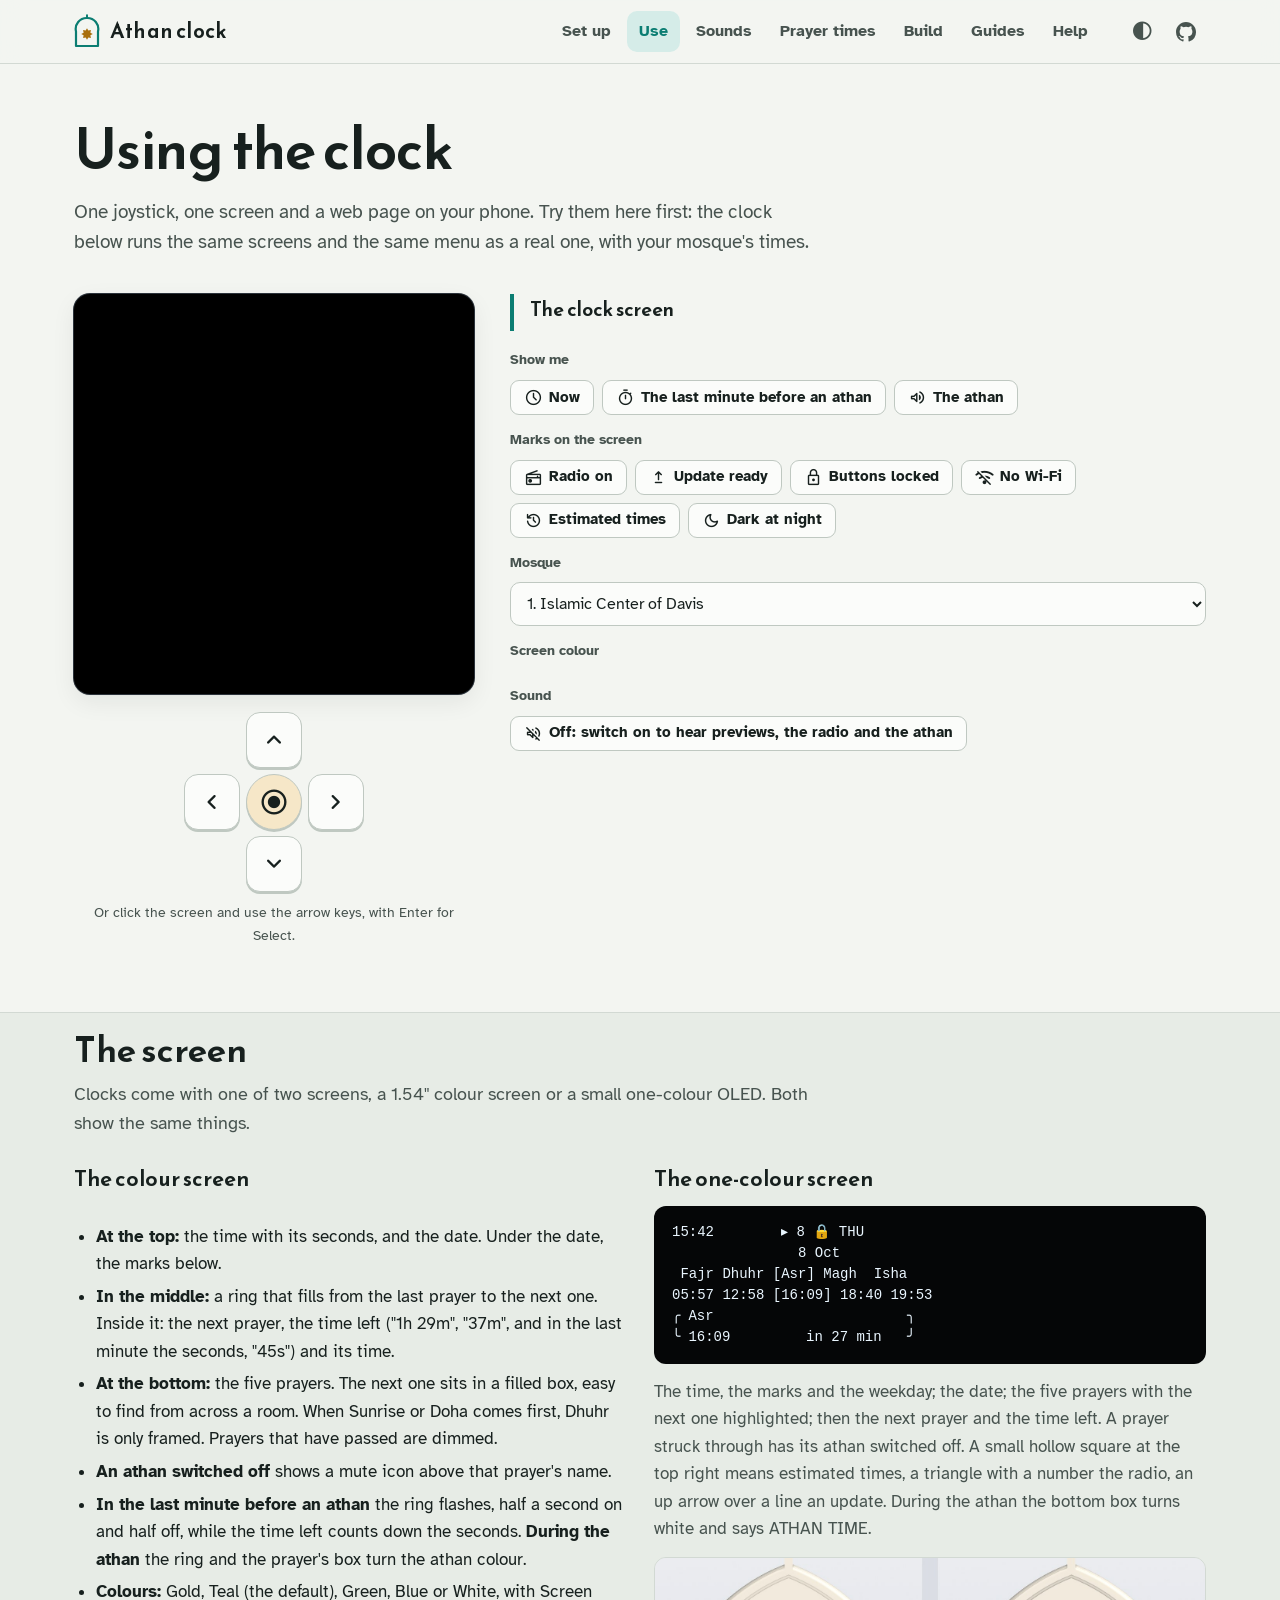
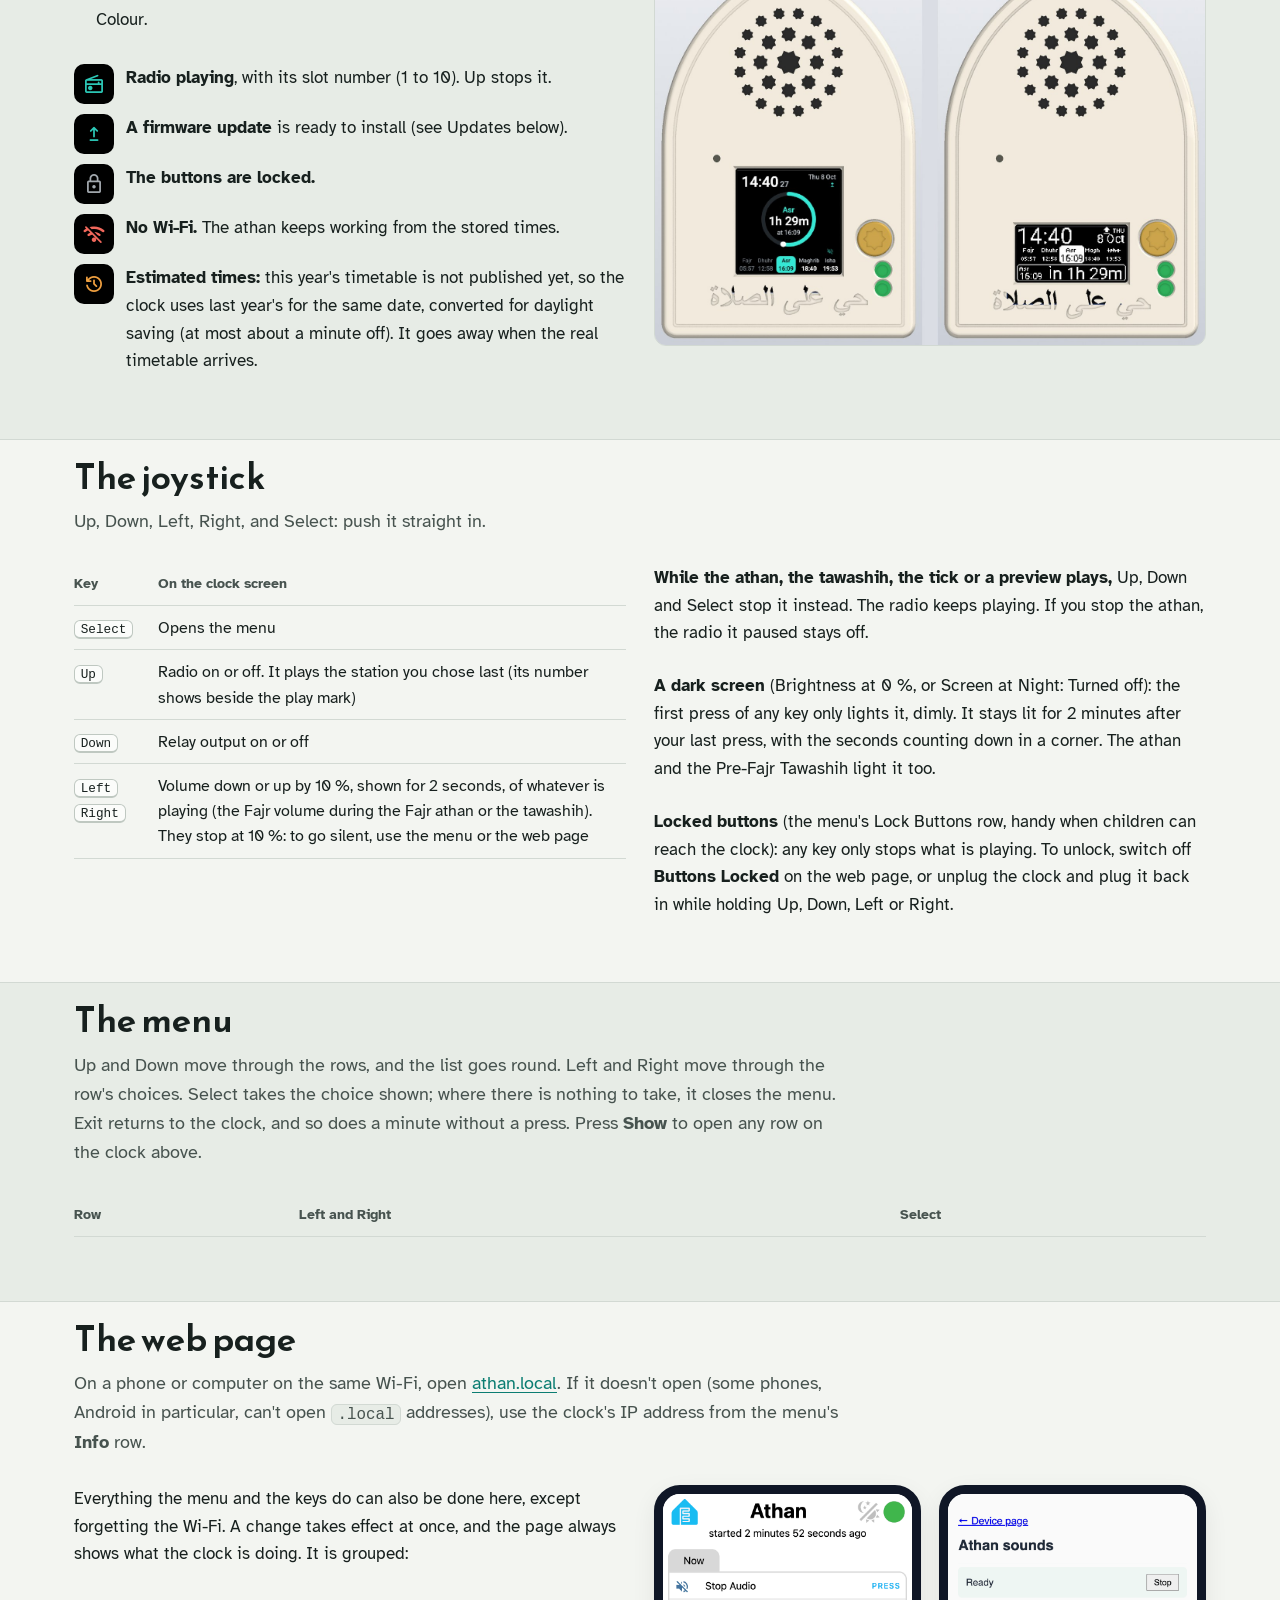
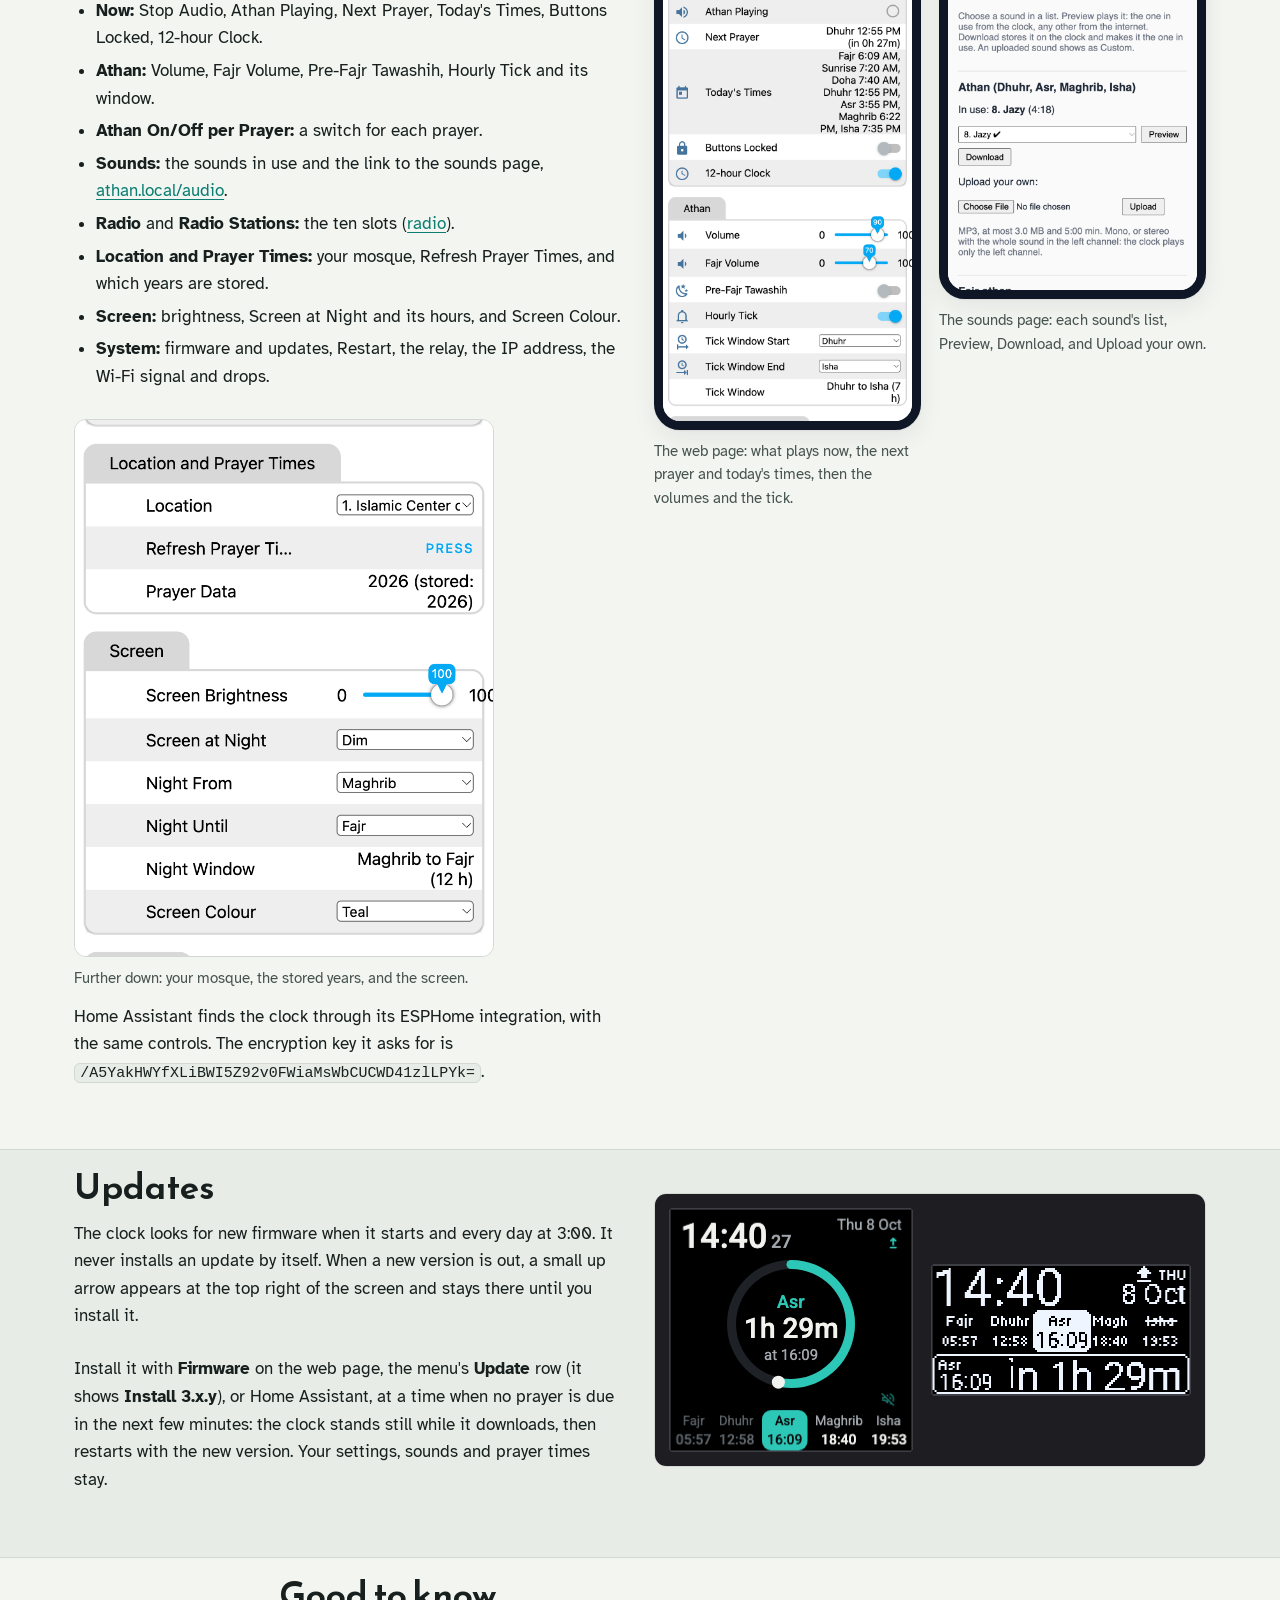
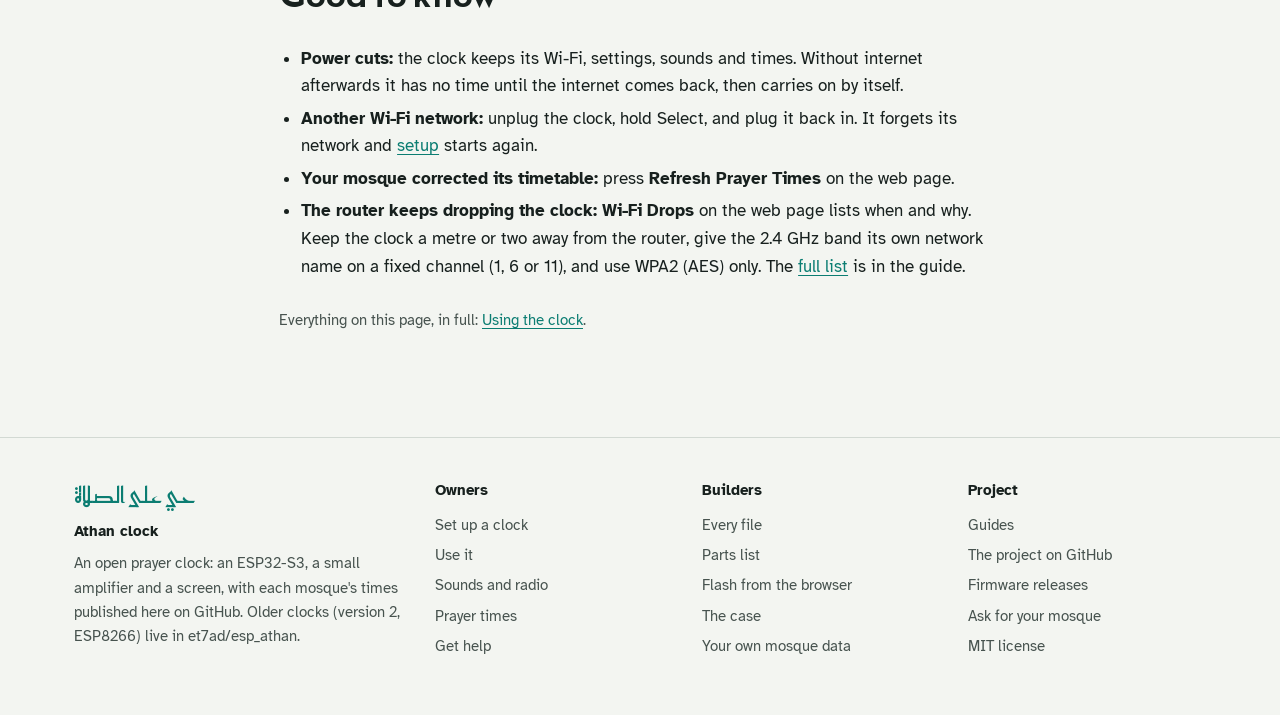
<file: docs/use.html>
<!doctype html>
<html lang="en">
<head>
<meta charset="utf-8">
<meta name="viewport" content="width=device-width, initial-scale=1">
<title>Using the clock | Athan clock</title>
<meta name="description" content="Try the athan clock in your browser: its screen, its joystick and its menu, the web page on your phone, and updates.">
<meta name="theme-color" content="#0b7d72">
<link rel="icon" href="data:image/svg+xml,%3Csvg xmlns='http://www.w3.org/2000/svg' viewBox='0 0 26 34'%3E%3Cpath d='M2 32V17.5A11 11 0 0 1 13 4a11 11 0 0 1 11 13.5V32z' fill='%230b7d72'/%3E%3Cpath d='m13 14.2 1.3 2.4 2.6-.5-.5 2.6 2.4 1.3-2.4 1.3.5 2.6-2.6-.5-1.3 2.4-1.3-2.4-2.6.5.5-2.6-2.4-1.3 2.4-1.3-.5-2.6 2.6.5z' fill='%23f2b544'/%3E%3C/svg%3E">
<script>try { const t = localStorage.getItem('athan-theme'); if (t) document.documentElement.dataset.theme = t; } catch (e) {}</script>
<link rel="preconnect" href="https://fonts.googleapis.com">
<link rel="preconnect" href="https://fonts.gstatic.com" crossorigin>
<link rel="stylesheet" href="https://fonts.googleapis.com/css2?family=Atkinson+Hyperlegible:ital,wght@0,400;0,700;1,400&family=Reem+Kufi:wght@400..700&family=Roboto:wght@400;500&display=swap">
<link rel="stylesheet" href="https://fonts.googleapis.com/css2?family=Material+Symbols+Rounded:opsz,wght,FILL,GRAD@24,400,0,0&icon_names=add_location_alt,alarm,android,arrow_back,arrow_upward,bedtime,bluetooth,bolt,brightness_6,build,check,check_circle,chevron_left,chevron_right,close,computer,content_copy,contrast,dark_mode,deployed_code,developer_board,download,event,expand_more,explore,graphic_eq,headphones,help,history,info,keyboard_arrow_down,keyboard_arrow_left,keyboard_arrow_right,keyboard_arrow_up,language,light_mode,lightbulb,location_on,lock,map,memory,menu,menu_book,mosque,nest_clock_farsight_analog,open_in_new,palette,pause,phone_iphone,play_arrow,power_settings_new,print,queue_music,radio,radio_button_checked,restart_alt,router,schedule,schedule_send,smartphone,speaker,stop,system_update,task_alt,terminal,timer,toggle_on,touch_app,tune,upgrade,usb,view_in_ar,volume_off,volume_up,warning,wb_twilight,wifi,wifi_off,wifi_tethering&display=block">
<link rel="stylesheet" href="assets/site.css">
<style>
  .marks { list-style: none; padding: 0; margin: 0; display: grid; gap: 10px; }
  .marks li { display: grid; grid-template-columns: 40px minmax(0, 1fr); gap: 12px; align-items: start; margin: 0; }
  .marks .mk { width: 40px; height: 40px; border-radius: 10px; background: #000; display: grid; place-items: center; color: #2cc7b6; }
  .marks .mk .icon { font-size: 22px; width: auto; }
  .rows td:first-child { white-space: nowrap; }
  .rows button.row-show { border: 1px solid var(--line-2); background: var(--card); color: var(--teal); border-radius: 8px; padding: 3px 9px; font: 700 14px var(--body); cursor: pointer; display: inline-flex; gap: 4px; align-items: center; }
  .rows button.row-show .icon { font-size: 17px; width: auto; }
  .oled-diagram { background: #050607; color: #eaf6ff; border-radius: 12px; padding: 16px 18px; font: 14px/1.5 var(--mono); overflow-x: auto; white-space: pre; }
  .sim-tools { display: grid; gap: 14px; }
  .sim-tools .group { display: grid; gap: 8px; }
  .sim-tools .group > span { font-size: 14px; font-weight: 700; color: var(--ink-2); }
  .swatches { display: flex; gap: 8px; }
  .swatches button { width: 30px; height: 30px; border-radius: 50%; border: 2px solid var(--line-2); background: var(--sw); cursor: pointer; }
  .swatches button[aria-pressed="true"] { box-shadow: 0 0 0 2px var(--paper), 0 0 0 4px var(--ink); }
</style>
</head>
<body>
<header id="site-header"></header>
<main>
  <section class="page-head">
    <div class="wrap">
      <h1>Using the clock</h1>
      <p class="lede">One joystick, one screen and a web page on your phone. Try them here first: the clock below runs
        the same screens and the same menu as a real one, with your mosque's times.</p>
    </div>
  </section>

  <section class="section" style="padding-top:12px" aria-labelledby="h-try" id="try">
    <div class="wrap">
      <h2 id="h-try" class="vh">Try the clock</h2>
      <div class="sim">
        <div>
          <div class="tft-frame"><canvas id="sim" width="240" height="240" aria-label="The clock's screen"></canvas></div>
          <div class="joystick" id="sim-keys" aria-label="The clock's joystick">
            <button class="j-up" data-key="up" aria-label="Up"><span class="icon">keyboard_arrow_up</span></button>
            <button class="j-left" data-key="left" aria-label="Left"><span class="icon">keyboard_arrow_left</span></button>
            <button class="j-sel" data-key="select" aria-label="Select (push in)"><span class="icon">radio_button_checked</span></button>
            <button class="j-right" data-key="right" aria-label="Right"><span class="icon">keyboard_arrow_right</span></button>
            <button class="j-down" data-key="down" aria-label="Down"><span class="icon">keyboard_arrow_down</span></button>
          </div>
          <p class="sim-hint">Or click the screen and use the arrow keys, with Enter for Select.</p>
        </div>
        <div class="sim-side">
          <div class="sim-now" aria-live="polite"><h3 id="sim-where">The clock screen</h3><div class="keys" id="sim-keys-now"></div></div>
          <div class="sim-tools">
            <div class="group"><span>Show me</span>
              <div class="chips" id="moments">
                <button class="chip" data-moment="now"><span class="icon">schedule</span>Now</button>
                <button class="chip" data-moment="lastminute"><span class="icon">timer</span>The last minute before an athan</button>
                <button class="chip" data-moment="athan"><span class="icon">volume_up</span>The athan</button>
              </div></div>
            <div class="group"><span>Marks on the screen</span>
              <div class="chips" id="toggles">
                <button class="chip" data-toggle="radio" aria-pressed="false"><span class="icon">radio</span>Radio on</button>
                <button class="chip" data-toggle="update" aria-pressed="false"><span class="icon">upgrade</span>Update ready</button>
                <button class="chip" data-toggle="locked" aria-pressed="false"><span class="icon">lock</span>Buttons locked</button>
                <button class="chip" data-toggle="wifi" aria-pressed="false"><span class="icon">wifi_off</span>No Wi-Fi</button>
                <button class="chip" data-toggle="standin" aria-pressed="false"><span class="icon">history</span>Estimated times</button>
                <button class="chip" data-toggle="dark" aria-pressed="false"><span class="icon">dark_mode</span>Dark at night</button>
              </div></div>
            <div class="group"><span>Mosque</span><select id="sim-mosque" aria-label="Mosque"></select></div>
            <div class="group"><span>Screen colour</span><div class="swatches" id="sim-colours"></div></div>
            <div class="group"><span>Sound</span>
              <div><button class="chip" id="sim-sound" aria-pressed="false"><span class="icon">volume_off</span>Off: switch on to hear previews, the radio and the athan</button></div></div>
          </div>
        </div>
      </div>
    </div>
  </section>

  <section class="section band" aria-labelledby="h-screen" id="screen">
    <div class="wrap">
      <div class="section-head"><h2 id="h-screen">The screen</h2>
        <p>Clocks come with one of two screens, a 1.54" colour screen or a small one-colour OLED. Both show the same things.</p></div>
      <div class="grid-2">
        <div class="read" style="display:grid;gap:14px">
          <h3>The colour screen</h3>
          <ul>
            <li><b>At the top:</b> the time with its seconds, and the date. Under the date, the marks below.</li>
            <li><b>In the middle:</b> a ring that fills from the last prayer to the next one. Inside it: the next
              prayer, the time left ("1h 29m", "37m", and in the last minute the seconds, "45s") and its time.</li>
            <li><b>At the bottom:</b> the five prayers. The next one sits in a filled box, easy to find from across a
              room. When Sunrise or Doha comes first, Dhuhr is only framed. Prayers that have passed are dimmed.</li>
            <li><b>An athan switched off</b> shows a mute icon above that prayer's name.</li>
            <li><b>In the last minute before an athan</b> the ring flashes, half a second on and half off, while the
              time left counts down the seconds. <b>During the athan</b> the ring and the prayer's box turn the athan
              colour.</li>
            <li><b>Colours:</b> Gold, Teal (the default), Green, Blue or White, with Screen Colour.</li>
          </ul>
          <ul class="marks" aria-label="The marks under the date">
            <li><span class="mk"><span class="icon">radio</span></span><span><b>Radio playing</b>, with its slot number (1 to 10). Up stops it.</span></li>
            <li><span class="mk"><span class="icon">upgrade</span></span><span><b>A firmware update</b> is ready to install (see Updates below).</span></li>
            <li><span class="mk"><span class="icon" style="color:#a2a8ae">lock</span></span><span><b>The buttons are locked.</b></span></li>
            <li><span class="mk"><span class="icon" style="color:#f2685c">wifi_off</span></span><span><b>No Wi-Fi.</b> The athan keeps working from the stored times.</span></li>
            <li><span class="mk"><span class="icon" style="color:#f0a040">history</span></span><span><b>Estimated times:</b> this year's timetable is not published yet, so the clock uses last year's for the same date, converted for daylight saving (at most about a minute off). It goes away when the real timetable arrives.</span></li>
          </ul>
        </div>
        <div style="display:grid;gap:14px;align-content:start">
          <h3>The one-colour screen</h3>
          <div class="oled-diagram" role="img" aria-label="The one-colour screen's layout">15:42        ▸ 8 🔒 THU
               8 Oct
 Fajr Dhuhr [Asr] Magh  Isha
05:57 12:58 [16:09] 18:40 19:53
╭ Asr                       ╮
╰ 16:09         in 27 min   ╯</div>
          <p class="muted">The time, the marks and the weekday; the date; the five prayers with the next one
            highlighted; then the next prayer and the time left. A prayer struck through has its athan switched off. A
            small hollow square at the top right means estimated times, a triangle with a number the radio, an up
            arrow over a line an update. During the athan the bottom box turns white and says ATHAN TIME.</p>
          <figure><img data-repo="hardware/enclosure/images/fronts.jpg" alt="The clock's front with the colour screen and with the one-colour screen" loading="lazy" width="1420" height="1000"></figure>
        </div>
      </div>
    </div>
  </section>

  <section class="section" aria-labelledby="h-keys" id="keys">
    <div class="wrap">
      <div class="section-head"><h2 id="h-keys">The joystick</h2>
        <p>Up, Down, Left, Right, and Select: push it straight in.</p></div>
      <div class="grid-2">
        <div class="table-wrap"><table>
          <thead><tr><th>Key</th><th>On the clock screen</th></tr></thead>
          <tbody>
            <tr><td><kbd>Select</kbd></td><td>Opens the menu</td></tr>
            <tr><td><kbd>Up</kbd></td><td>Radio on or off. It plays the station you chose last (its number shows beside the play mark)</td></tr>
            <tr><td><kbd>Down</kbd></td><td>Relay output on or off</td></tr>
            <tr><td><kbd>Left</kbd> <kbd>Right</kbd></td><td>Volume down or up by 10 %, shown for 2 seconds, of whatever is playing (the Fajr volume during the Fajr athan or the tawashih). They stop at 10 %: to go silent, use the menu or the web page</td></tr>
          </tbody></table></div>
        <div class="read" style="display:grid;gap:12px">
          <p><b>While the athan, the tawashih, the tick or a preview plays,</b> Up, Down and Select stop it instead. The
            radio keeps playing. If you stop the athan, the radio it paused stays off.</p>
          <p><b>A dark screen</b> (Brightness at 0 %, or Screen at Night: Turned off): the first press of any key only
            lights it, dimly. It stays lit for 2 minutes after your last press, with the seconds counting down in a
            corner. The athan and the Pre-Fajr Tawashih light it too.</p>
          <p><b>Locked buttons</b> (the menu's Lock Buttons row, handy when children can reach the clock): any key only
            stops what is playing. To unlock, switch off <b>Buttons Locked</b> on the web page, or unplug the clock and
            plug it back in while holding Up, Down, Left or Right.</p>
        </div>
      </div>
    </div>
  </section>

  <section class="section band" aria-labelledby="h-menu" id="menu">
    <div class="wrap">
      <div class="section-head"><h2 id="h-menu">The menu</h2>
        <p>Up and Down move through the rows, and the list goes round. Left and Right move through the row's choices.
          Select takes the choice shown; where there is nothing to take, it closes the menu. Exit returns to the clock,
          and so does a minute without a press. Press <b>Show</b> to open any row on the clock above.</p></div>
      <div class="table-wrap"><table class="rows">
        <thead><tr><th>Row</th><th>Left and Right</th><th>Select</th></tr></thead>
        <tbody id="rows"></tbody></table></div>
    </div>
  </section>

  <section class="section" aria-labelledby="h-web" id="web">
    <div class="wrap">
      <div class="section-head"><h2 id="h-web">The web page</h2>
        <p>On a phone or computer on the same Wi-Fi, open <a href="http://athan.local">athan.local</a>. If it doesn't
          open (some phones, Android in particular, can't open <code>.local</code> addresses), use the clock's IP
          address from the menu's <b>Info</b> row.</p></div>
      <div class="grid-2">
        <div class="read" style="display:grid;gap:12px">
          <p>Everything the menu and the keys do can also be done here, except forgetting the Wi-Fi. A change takes
            effect at once, and the page always shows what the clock is doing. It is grouped:</p>
          <ul>
            <li><b>Now:</b> Stop Audio, Athan Playing, Next Prayer, Today's Times, Buttons Locked, 12-hour Clock.</li>
            <li><b>Athan:</b> Volume, Fajr Volume, Pre-Fajr Tawashih, Hourly Tick and its window.</li>
            <li><b>Athan On/Off per Prayer:</b> a switch for each prayer.</li>
            <li><b>Sounds:</b> the sounds in use and the link to the sounds page, <a href="http://athan.local/audio">athan.local/audio</a>.</li>
            <li><b>Radio</b> and <b>Radio Stations:</b> the ten slots (<a href="sounds.html#radio">radio</a>).</li>
            <li><b>Location and Prayer Times:</b> your mosque, Refresh Prayer Times, and which years are stored.</li>
            <li><b>Screen:</b> brightness, Screen at Night and its hours, and Screen Colour.</li>
            <li><b>System:</b> firmware and updates, Restart, the relay, the IP address, the Wi-Fi signal and drops.</li>
          </ul>
          <figure><img class="shot" src="assets/img/clock-page-location.png" alt="The web page's Location and Prayer Times group (Location, Refresh Prayer Times, Prayer Data) and Screen group (brightness, Screen at Night, the night's hours, Screen Colour)" width="780" height="1000" loading="lazy" style="max-width:min(100%, 420px)">
            <figcaption>Further down: your mosque, the stored years, and the screen.</figcaption></figure>
          <p>Home Assistant finds the clock through its ESPHome integration, with the same controls. The encryption key
            it asks for is <code>/A5YakHWYfXLiBWI5Z92v0FWiaMsWbCUCWD41zlLPYk=</code>.</p>
        </div>
        <div class="phones">
          <figure><div class="phone"><img src="assets/img/clock-page.png" alt="The clock's web page on a phone: Now (Stop Audio, Next Prayer, Today's Times, Buttons Locked, 12-hour Clock) and Athan (the volumes, Pre-Fajr Tawashih, the hourly tick and its window)" width="780" height="1650" loading="lazy"></div>
            <figcaption>The web page: what plays now, the next prayer and today's times, then the volumes and the tick.</figcaption></figure>
          <figure><div class="phone"><img src="assets/img/clock-sounds-page.png" alt="The clock's sounds page on a phone: the status bar with Stop, and the athan's list with the sound in use, Preview, Download and Upload your own" width="780" height="1240" loading="lazy"></div>
            <figcaption>The sounds page: each sound's list, Preview, Download, and Upload your own.</figcaption></figure>
        </div>
      </div>
    </div>
  </section>

  <section class="section band" aria-labelledby="h-up" id="updates">
    <div class="wrap grid-2" style="align-items:center">
      <div class="read" style="display:grid;gap:12px">
        <h2 id="h-up">Updates</h2>
        <p>The clock looks for new firmware when it starts and every day at 3:00. It never installs an update by
          itself. When a new version is out, a small up arrow appears at the top right of the screen and stays there
          until you install it.</p>
        <p>Install it with <b>Firmware</b> on the web page, the menu's <b>Update</b> row (it shows <b>Install
          3.x.y</b>), or Home Assistant, at a time when no prayer is due in the next few minutes: the clock stands
          still while it downloads, then restarts with the new version. Your settings, sounds and prayer times stay.</p>
      </div>
      <figure><img data-repo="images/update_mark.png" alt="The update mark, a small up arrow at the top right, on the colour screen and on the one-colour screen" loading="lazy" width="1096" height="542"></figure>
    </div>
  </section>

  <section class="section" aria-labelledby="h-good" id="good">
    <div class="wrap read" style="display:grid;gap:12px">
      <h2 id="h-good">Good to know</h2>
      <ul>
        <li><b>Power cuts:</b> the clock keeps its Wi-Fi, settings, sounds and times. Without internet afterwards it
          has no time until the internet comes back, then carries on by itself.</li>
        <li><b>Another Wi-Fi network:</b> unplug the clock, hold Select, and plug it back in. It forgets its network
          and <a href="setup.html">setup</a> starts again.</li>
        <li><b>Your mosque corrected its timetable:</b> press <b>Refresh Prayer Times</b> on the web page.</li>
        <li><b>The router keeps dropping the clock:</b> <b>Wi-Fi Drops</b> on the web page lists when and why. Keep the
          clock a metre or two away from the router, give the 2.4 GHz band its own network name on a fixed channel
          (1, 6 or 11), and use WPA2 (AES) only. The <a href="read.html?doc=guides/using.md#if-the-router-keeps-dropping-the-clock">full list</a> is in the guide.</li>
      </ul>
      <p class="small muted">Everything on this page, in full: <a href="read.html?doc=guides/using.md">Using the clock</a>.</p>
    </div>
  </section>
</main>
<footer id="site-footer"></footer>

<script type="module">
import { loadMosques, chosenMosque, remember, esc } from './assets/site.js';
import { Clock, PALETTES } from './assets/tft.js';

const canvas = document.getElementById('sim'), keys = document.getElementById('sim-keys');
const where = document.getElementById('sim-where'), now = document.getElementById('sim-keys-now');
function side(c) {
  const d = c.describe();
  where.textContent = d.where;
  now.innerHTML = d.keys.map(([k, t]) => `<kbd>${esc(k)}</kbd><span>${esc(t)}</span>`).join('');
  const s = c.s;
  const on = { radio: s.radio >= 0, update: !!s.update, locked: s.locked, wifi: !s.wifi, standin: s.standinForced, dark: s.night === 2 };
  document.querySelectorAll('[data-toggle]').forEach(b => b.setAttribute('aria-pressed', String(!!on[b.dataset.toggle])));
  document.querySelectorAll('#sim-colours button').forEach((b, i) => b.setAttribute('aria-pressed', String(i === s.palette)));
}
const clock = new Clock(canvas, {
  onKey: k => { const b = keys.querySelector(`[data-key="${k}"]`); if (b) { b.classList.add('hit'); setTimeout(() => b.classList.remove('hit'), 140); } },
  onChange: side,
});
const mosques = await loadMosques();
const sel = document.getElementById('sim-mosque');
sel.innerHTML = mosques.map(m => `<option value="${esc(m.key)}">${esc(m.label)}</option>`).join('');
sel.value = chosenMosque(mosques).key;
await clock.init(sel.value);
side(clock);
sel.addEventListener('change', () => clock.setMosque(sel.value));
keys.addEventListener('click', ev => { const b = ev.target.closest('[data-key]'); if (b) clock.key(b.dataset.key); });
canvas.addEventListener('click', () => canvas.focus());

document.getElementById('moments').addEventListener('click', ev => {
  const b = ev.target.closest('[data-moment]'); if (!b) return;
  clock.menu.close(); clock.scenario(b.dataset.moment);
});
document.getElementById('toggles').addEventListener('click', ev => {
  const b = ev.target.closest('[data-toggle]'); if (!b) return;
  const s = clock.s, t = b.dataset.toggle;
  if (t === 'radio') { if (s.radio >= 0) clock.radioOff(); else clock.radioStart(s.radioSlot); }
  if (t === 'update') s.update = s.update ? null : '3.0.1';
  if (t === 'locked') s.locked = !s.locked;
  if (t === 'wifi') s.wifi = !s.wifi;
  if (t === 'standin') s.standinForced = !s.standinForced;
  if (t === 'dark') {
    if (s.night === 2) { s.night = 0; }
    else { const h = clock.local().h; s.night = 2; s.nightFrom = h; s.nightUntil = (h + 3) % 24; s.woken = -1e9; }
  }
  clock.menu.close(); clock.changed();
});
const sw = document.getElementById('sim-colours');
sw.innerHTML = PALETTES.map((p, i) => `<button type="button" style="--sw:${p.accent}" aria-label="${p.name}" title="${p.name}"></button>`).join('');
sw.addEventListener('click', ev => { const i = [...sw.children].indexOf(ev.target.closest('button')); if (i >= 0) { clock.s.palette = i; clock.changed(); } });
const snd = document.getElementById('sim-sound');
snd.addEventListener('click', () => {
  clock.speaker.on = !clock.speaker.on;
  if (!clock.speaker.on) clock.speaker.stop();
  else if (!clock.durations) clock.measure();
  snd.setAttribute('aria-pressed', String(clock.speaker.on));
  snd.innerHTML = clock.speaker.on ? '<span class="icon">volume_up</span>On: previews, the radio and the athan play here' : '<span class="icon">volume_off</span>Off: switch on to hear previews, the radio and the athan';
});

// the menu's rows (guides/using.md section 3), each one opens on the clock
const ROWS = [
  ['Radio', 'The ten radio slots', 'Plays the slot shown (or stops it if it is playing) and returns to the clock'],
  ['Athan', 'The suggested athans, numbered ("1. Athan 1", "2. Abdul Basit"), with Custom first if you uploaded one. Rest on one for half a second and it plays a preview', 'Downloads the athan shown and makes it the athan. Progress shows under it; your current athan stays until the new one has passed every check'],
  ['Fajr Athan', 'The same, for Fajr. Previews play at the Fajr volume', 'The same'],
  ['Tawashih', 'Random first (the default: a different one from the list every day, streamed), then the list', 'Random takes effect at once. A list entry is downloaded as for the athan and replaces Random'],
  ['Pre-Fajr', 'Off, On', 'Takes it: 25 minutes before Fajr the relay switches on and a tawashih plays'],
  ['Hourly Tick', 'The ticks, with Off first', 'Takes it; choosing a tick switches the hourly tick on'],
  ['Tick From', 'Fajr, Dhuhr, or an hour. A prayer moves with the prayer times every day', 'Takes it. The line under it shows the result ("until Isha, 14 h")'],
  ['Tick Until', 'Maghrib, Isha, or an hour. The same From and Until means all day', 'Takes it'],
  ['Athan On/Off', 'Each prayer, with all five by their first letter under it, filled when on', 'Switches the prayer shown'],
  ['Volume', '0 to 100 %, applied at once', 'Closes'],
  ['Fajr Volume', '0 to 100 %, for the Fajr athan and the tawashih', 'Closes'],
  ['Location', 'The mosques this project offers, numbered and by name. The colour screen shows each one\'s coordinates under it', 'Takes it; the clock downloads its prayer times'],
  ['Clock', '24-hour, 12-hour', 'Takes it'],
  ['Brightness', '0 to 100 %. At 0 % the screen goes dark, by day too', 'Closes'],
  ['Screen at Night', 'Normal (as by day), Dim, or Turned off, between Night From and Night Until', 'Takes it'],
  ['Night From', 'Maghrib, Isha, or an hour', 'Takes it'],
  ['Night Until', 'Fajr, Dhuhr, or an hour', 'Takes it'],
  ['Screen Colour', 'Gold, Teal, Green, Blue, White (colour screen only)', 'Takes it'],
  ['Update', 'Install 3.x.y when an update is ready, otherwise Check now', 'Installs it, or checks GitHub now'],
  ['Lock Buttons', '', 'Locks the buttons and returns to the clock'],
  ['Info', 'The clock\'s IP address, athan.local and the firmware version', 'Closes'],
  ['Exit', '', 'Returns to the clock (so do Left and Right)'],
];
document.getElementById('rows').innerHTML = ROWS.map(([t, lr, s]) =>
  `<tr><td><b>${t}</b><br><button class="row-show" type="button" data-row="${t}"><span class="icon">touch_app</span>Show</button></td><td>${lr}</td><td>${s}</td></tr>`).join('');
document.getElementById('rows').addEventListener('click', ev => {
  const b = ev.target.closest('[data-row]'); if (!b) return;
  clock.openRow(b.dataset.row);
  document.getElementById('try').scrollIntoView({ behavior: 'smooth', block: 'start' });
});
</script>
</body>
</html>
</file>
<file: docs/assets/site.css>
/* The project website (GitHub Pages from docs/). One stylesheet for every page.
   Colours come from the clock itself: its teal accent and gold athan colour, a cool limestone page by day and the
   night sky by night. The prayers keep the colours of the prayer-time charts, from Fajr's twilight to Isha's night. */

:root {
  --paper: #f3f5f1;
  --paper-2: #e7ece6;
  --card: #fbfcfa;
  --ink: #17201e;
  --ink-2: #47534f;
  --line: #d2d9d3;
  --line-2: #bfc8c1;
  --teal: #0b7d72;
  --teal-strong: #08665d;
  --teal-soft: #d5ece8;
  --gold: #a96f0c;
  --gold-soft: #f6e7c8;
  --warn-bg: #fbf0dc;
  --warn-ink: #7a4b00;
  --night: #0f1626;
  --screen: #000;
  --on-teal: #ffffff;
  --shadow: 0 1px 2px rgba(20, 32, 28, .06), 0 8px 24px rgba(20, 32, 28, .07);
  /* the prayers, from Fajr's twilight to Isha's night: a categorical palette validated for colour-blind readers
     (adjacent lines on the year chart), light and dark each against their own surface */
  --p-fajr: #6250d6; --p-sunrise: #eb6834; --p-doha: #1baf7a; --p-dhuhr: #2a78d6;
  --p-asr: #eda100; --p-maghrib: #e34948; --p-isha: #3d4bb8;
  --display: "Reem Kufi", "Atkinson Hyperlegible", system-ui, sans-serif;
  --body: "Atkinson Hyperlegible", system-ui, -apple-system, "Segoe UI", sans-serif;
  --mono: ui-monospace, "SF Mono", Menlo, Consolas, "Liberation Mono", monospace;
  --wide: 1180px;
  --read: 70ch;
  --radius: 14px;
  --header-h: 64px;
  color-scheme: light;
}
@media (prefers-color-scheme: dark) {
  :root:not([data-theme="light"]) {
    --paper: #0d1220; --paper-2: #131b2c; --card: #151e31; --ink: #e8eeea; --ink-2: #a8b3b6;
    --line: #253148; --line-2: #33425e; --teal: #3fd2c1; --teal-strong: #6fe0d2; --teal-soft: #12363b;
    --gold: #f2b544; --gold-soft: #3a2f17; --warn-bg: #33270f; --warn-ink: #f6c773; --night: #070b14;
    --on-teal: #062421; --shadow: 0 1px 2px rgba(0, 0, 0, .3), 0 10px 30px rgba(0, 0, 0, .35);
    --p-fajr: #9085e9; --p-sunrise: #dc5f2a; --p-doha: #199e70; --p-dhuhr: #3987e5; --p-asr: #b58700;
    --p-maghrib: #e04f6e; --p-isha: #7d8ae0; color-scheme: dark;
  }
}
:root[data-theme="dark"] {
  --paper: #0d1220; --paper-2: #131b2c; --card: #151e31; --ink: #e8eeea; --ink-2: #a8b3b6;
  --line: #253148; --line-2: #33425e; --teal: #3fd2c1; --teal-strong: #6fe0d2; --teal-soft: #12363b;
  --gold: #f2b544; --gold-soft: #3a2f17; --warn-bg: #33270f; --warn-ink: #f6c773; --night: #070b14;
  --on-teal: #062421; --shadow: 0 1px 2px rgba(0, 0, 0, .3), 0 10px 30px rgba(0, 0, 0, .35);
  --p-fajr: #9085e9; --p-sunrise: #dc5f2a; --p-doha: #199e70; --p-dhuhr: #3987e5; --p-asr: #b58700;
  --p-maghrib: #e04f6e; --p-isha: #7d8ae0; color-scheme: dark;
}

/* ---------------------------------------------------------------- base */
*, *::before, *::after { box-sizing: border-box; }
html { -webkit-text-size-adjust: 100%; scroll-padding-top: calc(var(--header-h) + 16px); }
body {
  margin: 0; background: var(--paper); color: var(--ink);
  font: 17px/1.62 var(--body); -webkit-font-smoothing: antialiased; text-rendering: optimizeLegibility;
  overflow-x: hidden;
}
img, svg, canvas, video { max-width: 100%; }
img { height: auto; }
a { color: var(--teal); text-decoration-thickness: 1px; text-underline-offset: .18em; }
a:hover { color: var(--teal-strong); text-decoration-thickness: 2px; }
:focus-visible { outline: 3px solid var(--teal); outline-offset: 2px; border-radius: 4px; }
::selection { background: var(--teal-soft); }
h1, h2, h3, h4 { font-family: var(--display); font-weight: 600; line-height: 1.15; margin: 0; text-wrap: balance; }
h1 { font-size: clamp(34px, 5.2vw, 58px); letter-spacing: -.01em; }
h2 { font-size: clamp(26px, 3.2vw, 36px); }
h3 { font-size: 22px; }
h4 { font-size: 18px; }
p { margin: 0; }
p + p { margin-top: .8em; }
ul, ol { padding-left: 1.3em; }
li + li { margin-top: .3em; }
code, kbd, pre { font-family: var(--mono); font-size: .88em; }
code { background: var(--paper-2); border: 1px solid var(--line); border-radius: 6px; padding: .05em .35em; overflow-wrap: anywhere; }
p, li, dd, figcaption { overflow-wrap: break-word; }
kbd {
  background: var(--card); border: 1px solid var(--line-2); border-bottom-width: 2px; border-radius: 6px;
  padding: .05em .45em; font-size: .82em;
}
hr { border: 0; border-top: 1px solid var(--line); margin: 48px 0; }
table { border-collapse: collapse; width: 100%; font-size: 15.5px; }
th, td { text-align: left; vertical-align: top; padding: 9px 12px 9px 0; border-bottom: 1px solid var(--line); }
th { font-weight: 700; color: var(--ink-2); font-size: 14px; }
.table-wrap { overflow-x: auto; -webkit-overflow-scrolling: touch; }
.table-wrap table { min-width: 520px; }
.muted { color: var(--ink-2); }
.small { font-size: 14.5px; }
.vh { position: absolute !important; width: 1px; height: 1px; overflow: hidden; clip: rect(0 0 0 0); white-space: nowrap; }
.icon {
  font-family: "Material Symbols Rounded"; font-weight: normal; font-style: normal; font-size: 1.25em;
  line-height: 1; letter-spacing: normal; text-transform: none; display: inline-block; white-space: nowrap;
  direction: ltr; -webkit-font-feature-settings: "liga"; font-feature-settings: "liga"; vertical-align: -.22em;
  user-select: none; width: 1em; overflow: hidden;
}
.ar { font-family: "Reem Kufi", serif; direction: rtl; }
@media (prefers-reduced-motion: reduce) { *, *::before, *::after { animation: none !important; transition: none !important; scroll-behavior: auto !important; } }

/* ---------------------------------------------------------------- layout */
.wrap { max-width: var(--wide); margin: 0 auto; padding-inline: 24px; }
.read { max-width: var(--read); }
.section { padding-block: 64px; }
.section + .section { padding-top: 16px; }
.section-head { display: grid; gap: 10px; margin-bottom: 28px; max-width: var(--read); }
.section-head p { color: var(--ink-2); font-size: 18px; }
.band { background: var(--paper-2); border-block: 1px solid var(--line); }
.grid-2 { display: grid; grid-template-columns: repeat(2, minmax(0, 1fr)); gap: 28px; }
.grid-3 { display: grid; grid-template-columns: repeat(3, minmax(0, 1fr)); gap: 24px; }
@media (max-width: 860px) { .grid-2, .grid-3 { grid-template-columns: minmax(0, 1fr); } .section { padding-block: 44px; } }
/* grid items never grow past their column for a long line of code or a wide table */
.grid-2 > *, .grid-3 > *, .sim > *, .wiring > *, .times-top > *, .layout-side > *, .step-body, .step-body > *, .panel, .code { min-width: 0; }
@media (max-width: 560px) { .wrap { padding-inline: 16px; } body { font-size: 16.5px; } }

/* ---------------------------------------------------------------- header */
.site-header {
  position: sticky; top: 0; z-index: 40; height: var(--header-h);
  background: color-mix(in srgb, var(--paper) 86%, transparent); backdrop-filter: saturate(1.3) blur(12px);
  -webkit-backdrop-filter: saturate(1.3) blur(12px); border-bottom: 1px solid var(--line);
}
.site-header .wrap { height: 100%; display: flex; align-items: center; gap: 22px; }
.brand { display: flex; align-items: center; gap: 10px; color: var(--ink); text-decoration: none; flex: none; }
.brand:hover { color: var(--ink); }
.brand svg { width: 26px; height: 34px; flex: none; }
.brand b { font-family: var(--display); font-weight: 600; font-size: 21px; letter-spacing: .01em; }
.nav { display: flex; align-items: center; gap: 4px; margin-left: auto; }
.nav a {
  color: var(--ink-2); text-decoration: none; padding: 8px 12px; border-radius: 10px; font-size: 16px; font-weight: 700;
  white-space: nowrap;
}
.nav a:hover { color: var(--ink); background: var(--paper-2); }
.nav a[aria-current="page"] { color: var(--teal); background: var(--teal-soft); }
.header-tools { display: flex; gap: 4px; align-items: center; }
.icon-btn {
  display: inline-grid; place-items: center; width: 40px; height: 40px; border-radius: 10px; border: 1px solid transparent;
  background: transparent; color: var(--ink-2); cursor: pointer; text-decoration: none; font-size: 18px; padding: 0;
}
.icon-btn:hover { background: var(--paper-2); color: var(--ink); }
.icon-btn svg { width: 20px; height: 20px; }
.menu-btn { display: none; }
@media (max-width: 1080px) {
  .menu-btn { display: inline-grid; }
  .nav {
    position: fixed; inset: var(--header-h) 0 auto 0; flex-direction: column; align-items: stretch; gap: 2px;
    background: var(--paper); border-bottom: 1px solid var(--line); padding: 10px 16px 16px; margin: 0;
    box-shadow: var(--shadow); display: none;
  }
  .nav.open { display: flex; }
  .nav a { padding: 12px 14px; font-size: 18px; }
  .header-tools { margin-left: auto; }
}

/* ---------------------------------------------------------------- buttons, chips, segmented control */
.btn {
  display: inline-flex; align-items: center; justify-content: center; gap: 8px; min-height: 48px; padding: 10px 20px;
  border-radius: 12px; border: 1px solid transparent; font: 700 16.5px/1.2 var(--body); text-decoration: none;
  cursor: pointer; transition: background .15s, border-color .15s, color .15s;
}
.btn .icon { font-size: 22px; }
.btn-primary { background: var(--teal); color: var(--on-teal); }
.btn-primary:hover { background: var(--teal-strong); color: var(--on-teal); }
.btn-ghost { background: var(--card); color: var(--ink); border-color: var(--line-2); }
.btn-ghost:hover { border-color: var(--teal); color: var(--teal); }
.btn-small { min-height: 38px; padding: 6px 14px; font-size: 15px; border-radius: 10px; }
.btn-row { display: flex; flex-wrap: wrap; gap: 12px; }
.seg { display: inline-flex; flex-wrap: wrap; gap: 4px; background: var(--paper-2); border: 1px solid var(--line); border-radius: 12px; padding: 4px; }
.seg button, .chip {
  border: 1px solid transparent; background: transparent; color: var(--ink-2); border-radius: 9px; padding: 7px 13px;
  font: 700 15px/1.2 var(--body); cursor: pointer; display: inline-flex; gap: 6px; align-items: center;
}
.seg button:hover { color: var(--ink); }
.seg button[aria-pressed="true"], .seg button[aria-selected="true"] { background: var(--card); color: var(--ink); border-color: var(--line-2); box-shadow: 0 1px 2px rgba(0,0,0,.06); }
.chips { display: flex; flex-wrap: wrap; gap: 8px; }
.chip { background: var(--card); border-color: var(--line-2); color: var(--ink); font-weight: 700; font-size: 14.5px; }
.chip:hover { border-color: var(--teal); }
.chip[aria-pressed="true"] { background: var(--teal); color: var(--on-teal); border-color: var(--teal); }
.chip .icon { font-size: 19px; }
select, input[type="search"], input[type="text"] {
  font: 16px var(--body); color: var(--ink); background: var(--card); border: 1px solid var(--line-2); border-radius: 10px;
  padding: 9px 12px; min-height: 44px; max-width: 100%;
}
label.field { display: grid; gap: 6px; font-weight: 700; font-size: 15px; color: var(--ink-2); }

/* ---------------------------------------------------------------- callouts, cards, figures */
.callout {
  display: grid; grid-template-columns: auto minmax(0, 1fr); gap: 14px; align-items: start; padding: 16px 18px;
  border-radius: var(--radius); background: var(--teal-soft); border: 1px solid color-mix(in srgb, var(--teal) 30%, transparent);
}
.callout > .icon { font-size: 26px; color: var(--teal); }
.callout.warn { background: var(--warn-bg); border-color: color-mix(in srgb, var(--gold) 45%, transparent); }
.callout.warn > .icon { color: var(--gold); }
.callout.warn strong { color: var(--warn-ink); }
.callout p { max-width: 75ch; }
.card { background: var(--card); border: 1px solid var(--line); border-radius: var(--radius); padding: 22px; }
figure { margin: 0; }
figure img, .shot { display: block; border-radius: 12px; border: 1px solid var(--line); background: var(--card); }
figcaption { color: var(--ink-2); font-size: 14.5px; margin-top: 10px; max-width: 70ch; }
.arch-frame { border-radius: 999px 999px 16px 16px / 260px 260px 16px 16px; overflow: hidden; border: 1px solid var(--line); background: var(--paper-2); }
.arch-frame img { border: 0; border-radius: 0; width: 100%; }

/* ---------------------------------------------------------------- steps (a real sequence) */
.steps { list-style: none; padding: 0; margin: 0; counter-reset: step; display: grid; gap: 0; }
.steps > li { counter-increment: step; position: relative; padding: 0 0 34px 64px; margin: 0; }
.steps > li::before {
  content: counter(step); position: absolute; left: 0; top: -2px; width: 44px; height: 44px; border-radius: 50%;
  display: grid; place-items: center; font: 600 20px/1 var(--display); background: var(--card); color: var(--teal);
  border: 2px solid var(--teal);
}
.steps > li::after { content: ""; position: absolute; left: 21px; top: 46px; bottom: 6px; width: 2px; background: var(--line); }
.steps > li:last-child::after { display: none; }
.steps > li:last-child { padding-bottom: 0; }
.steps h3 { margin: 6px 0 8px; font-size: 21px; }
.steps .step-body { display: grid; gap: 12px; }

/* ---------------------------------------------------------------- code with a copy button */
.code { position: relative; }
.code pre {
  margin: 0; background: var(--night); color: #e5ecf0; border-radius: 12px; padding: 16px 52px 16px 18px; overflow-x: auto;
  line-height: 1.55; font-size: 14.5px;
}
.code pre .c { color: #8fa3ad; }
.code button {
  position: absolute; top: 8px; right: 8px; border: 1px solid #2c3a52; background: #18233a; color: #cfe0e6;
  border-radius: 8px; width: 36px; height: 36px; cursor: pointer; display: grid; place-items: center;
}
.code button:hover { color: #fff; border-color: #4b6a8a; }

/* ---------------------------------------------------------------- the clock illustration and the simulator */
.device { position: relative; width: 100%; max-width: 360px; margin-inline: auto; }
.device svg.case { display: block; width: 100%; height: auto; overflow: visible; filter: drop-shadow(0 18px 30px rgba(15, 22, 38, .22)); }
.device canvas.tft {
  position: absolute; display: block; background: #000; border-radius: 1px; image-rendering: auto; cursor: pointer;
}
.device canvas.tft:focus-visible { outline: 3px solid var(--gold); outline-offset: 4px; }
.device .knob-hit { cursor: pointer; }
.device .knob-hit:hover circle.cap { filter: brightness(1.08); }
.tft-frame { background: #000; border-radius: 16px; padding: 14px; box-shadow: 0 0 0 1px #2b323a, var(--shadow); }
.tft-frame canvas { display: block; width: 100%; aspect-ratio: 1; background: #000; border-radius: 2px; }

.sim { display: grid; grid-template-columns: minmax(0, 400px) minmax(0, 1fr); gap: 36px; align-items: start; }
@media (max-width: 860px) { .sim { grid-template-columns: minmax(0, 1fr); } }
.sim-side { display: grid; gap: 18px; align-content: start; }
.sim-now { border-left: 4px solid var(--teal); padding: 4px 0 4px 16px; display: grid; gap: 6px; }
.sim-now h3 { font-size: 20px; }
.sim-now .keys { display: grid; grid-template-columns: auto minmax(0, 1fr); gap: 6px 12px; font-size: 15.5px; align-items: baseline; }
.sim-now .keys kbd { justify-self: start; white-space: nowrap; }

.joystick { display: grid; grid-template-columns: repeat(3, 56px); grid-template-rows: repeat(3, 56px); gap: 6px; justify-content: center; margin-top: 18px; }
.joystick button {
  border: 1px solid var(--line-2); background: var(--card); color: var(--ink); border-radius: 14px; cursor: pointer;
  font-size: 30px; display: grid; place-items: center; touch-action: manipulation; box-shadow: 0 2px 0 var(--line-2);
}
.joystick button:active, .joystick button.hit { transform: translateY(2px); box-shadow: none; background: var(--teal-soft); }
.joystick .j-up { grid-area: 1 / 2; } .joystick .j-left { grid-area: 2 / 1; } .joystick .j-sel { grid-area: 2 / 2; border-radius: 50%; background: var(--gold-soft); }
.joystick .j-right { grid-area: 2 / 3; } .joystick .j-down { grid-area: 3 / 2; }
.joystick .icon { font-size: 30px; width: auto; }
.sim-hint { text-align: center; color: var(--ink-2); font-size: 14px; margin-top: 10px; }

/* ---------------------------------------------------------------- home */
.hero { padding: 56px 0 40px; position: relative; overflow: hidden; }
.hero .wrap { display: grid; grid-template-columns: minmax(0, 1.05fr) minmax(0, .95fr); gap: 48px; align-items: center; }
.hero h1 { max-width: 15ch; }
.hero .lede { font-size: 20px; color: var(--ink-2); max-width: 46ch; margin-top: 18px; }
.hero .btn-row { margin-top: 30px; }
.hero-device { display: grid; justify-items: center; gap: 14px; }
.hero-device .rig { position: relative; width: min(100%, 340px); }
.hero-device .device { max-width: 340px; }
/* the joystick sits beside the clock's knob (77 % down the front) */
.hero-device .rig .joystick { position: absolute; left: calc(100% + 22px); top: calc(77% - 75px); margin: 0;
  grid-template-columns: repeat(3, 46px); grid-template-rows: repeat(3, 46px); }
.hero-device .rig .joystick button { font-size: 24px; }
@media (max-width: 1180px) { .hero-device .rig .joystick { position: static; margin: 18px auto 0; } }
.hero-meta { display: flex; flex-wrap: wrap; gap: 8px 14px; align-items: center; justify-content: center; font-size: 14.5px; color: var(--ink-2); }
.hero-meta select { min-height: 36px; padding: 5px 10px; font-size: 14.5px; }
.hero-stars { position: absolute; inset: 0; pointer-events: none; opacity: .55; }
@media (max-width: 860px) {
  .hero { padding-top: 32px; }
  .hero .wrap { grid-template-columns: minmax(0, 1fr); gap: 34px; }
  .hero h1 { max-width: 16ch; }
}

.day { display: grid; gap: 14px; }
.day-head { display: flex; flex-wrap: wrap; gap: 8px 18px; justify-content: space-between; align-items: baseline; }
.day-head h2 { font-size: 26px; }
.day svg { width: 100%; height: auto; display: block; overflow: visible; }
.day .dl { font: 700 13px var(--body); fill: var(--ink-2); }
.day .dt { font: 700 15px var(--body); fill: var(--ink); }

.paths { display: grid; grid-template-columns: repeat(2, minmax(0, 1fr)); gap: 16px; }
@media (max-width: 720px) { .paths { grid-template-columns: minmax(0, 1fr); } }
.path {
  display: grid; grid-template-columns: 64px minmax(0, 1fr); gap: 18px; align-items: start; padding: 22px;
  border: 1px solid var(--line); border-radius: var(--radius); background: var(--card); color: var(--ink); text-decoration: none;
  transition: border-color .15s, transform .15s;
}
.path:hover { color: var(--ink); border-color: var(--teal); transform: translateY(-2px); }
.path .tile {
  width: 64px; height: 76px; display: grid; place-items: center; padding-top: 12px; color: var(--teal); background: var(--teal-soft);
  border-radius: 32px 32px 10px 10px / 30px 30px 10px 10px; font-size: 30px;
}
.path .tile .icon { font-size: 30px; width: auto; }
.path.gold .tile { color: var(--gold); background: var(--gold-soft); }
.path h3 { font-size: 21px; margin: 4px 0 6px; }
.path p { color: var(--ink-2); font-size: 16px; }

.flow { display: grid; grid-template-columns: repeat(3, minmax(0, 1fr)); gap: 0; counter-reset: flow; }
.flow > div { position: relative; padding: 0 22px 0 0; }
.flow > div + div { padding-left: 22px; border-left: 1px dashed var(--line-2); }
.flow .num { font: 600 15px var(--display); color: var(--teal); }
.flow h3 { font-size: 20px; margin: 6px 0 8px; }
.flow p { color: var(--ink-2); font-size: 16px; }
.flow .art { height: 92px; display: flex; align-items: flex-end; margin-bottom: 14px; color: var(--ink-2); }
.flow .art svg { height: 86px; width: auto; }
@media (max-width: 860px) { .flow { grid-template-columns: minmax(0, 1fr); gap: 26px; } .flow > div + div { border-left: 0; border-top: 1px dashed var(--line-2); padding: 22px 0 0; } }

.features { display: grid; grid-template-columns: repeat(2, minmax(0, 1fr)); gap: 20px 40px; list-style: none; padding: 0; margin: 0; }
.features li { display: grid; grid-template-columns: 34px minmax(0, 1fr); gap: 12px; margin: 0; }
.features .icon { color: var(--teal); font-size: 26px; }
.features b { display: block; }
.features span.d { color: var(--ink-2); font-size: 15.5px; }
@media (max-width: 720px) { .features { grid-template-columns: minmax(0, 1fr); } }

.gallery { display: grid; grid-template-columns: 1.4fr 1fr; gap: 18px; }
.gallery figure:first-child { grid-row: span 2; }
@media (max-width: 760px) { .gallery { grid-template-columns: minmax(0, 1fr); } .gallery figure:first-child { grid-row: auto; } }

/* ---------------------------------------------------------------- page heads and side navigation */
.page-head { padding: 52px 0 24px; }
.page-head .wrap { display: grid; gap: 14px; }
.page-head p.lede { font-size: 19px; color: var(--ink-2); max-width: 62ch; }
.crumb { font-size: 15px; color: var(--ink-2); }
.layout-side { display: grid; grid-template-columns: 220px minmax(0, 1fr); gap: 48px; align-items: start; }
.toc { position: sticky; top: calc(var(--header-h) + 20px); display: grid; gap: 2px; font-size: 15px; max-height: calc(100vh - var(--header-h) - 40px); overflow-y: auto; }
.toc b { font-size: 13.5px; color: var(--ink-2); margin: 0 0 8px 12px; }
.toc a { color: var(--ink-2); text-decoration: none; padding: 7px 12px; border-left: 2px solid var(--line); }
.toc a:hover { color: var(--ink); border-left-color: var(--line-2); }
.toc a.on { color: var(--teal); border-left-color: var(--teal); font-weight: 700; }
.toc .n { display: inline-block; min-width: 1.4em; color: var(--ink-2); font-family: var(--display); }
@media (max-width: 980px) { .layout-side { grid-template-columns: minmax(0, 1fr); } .toc { display: none; } }
.chapter { padding-block: 26px 48px; border-bottom: 1px solid var(--line); display: grid; gap: 18px; }
.chapter:last-child { border-bottom: 0; }
.chapter > h2 { display: flex; gap: 14px; align-items: baseline; }
.chapter > h2 .n { font-size: .8em; color: var(--teal); min-width: 1.2em; }
.chapter > p, .chapter > ul, .chapter > ol { max-width: var(--read); }
.chapter h3 { margin-top: 10px; }
.chapter > .seg, .chapter > .btn-row, .chapter > .parts-tools .seg { justify-self: start; }

/* ---------------------------------------------------------------- the parts list */
.parts-tools { display: flex; flex-wrap: wrap; gap: 12px; align-items: center; justify-content: space-between; }
.parts td:first-child { white-space: nowrap; font-weight: 700; }
.parts .side { font-size: 13.5px; color: var(--ink-2); }
.parts a.buy { white-space: nowrap; font-weight: 700; }
.tag { display: inline-block; font-size: 12.5px; font-weight: 700; padding: 1px 8px; border-radius: 999px; background: var(--paper-2); color: var(--ink-2); border: 1px solid var(--line); white-space: nowrap; }
.tag.teal { background: var(--teal-soft); color: var(--teal); border-color: transparent; }
.tag.gold { background: var(--gold-soft); color: var(--gold); border-color: transparent; }

/* ---------------------------------------------------------------- wiring */
.wiring { display: grid; grid-template-columns: minmax(0, 1.55fr) minmax(0, 1fr); gap: 24px; align-items: start; }
@media (max-width: 860px) { .wiring { grid-template-columns: minmax(0, 1fr); } }
.wiring svg { width: 100%; height: auto; display: block; }
.wiring .wire { fill: none; stroke-width: 2.4; stroke-linecap: round; opacity: .9; transition: opacity .15s, stroke-width .15s; }
.wiring.focus .wire { opacity: .12; }
.wiring.focus .wire.on { opacity: 1; stroke-width: 3.6; }
.wiring .pin text { font: 700 14px var(--mono); }
.wire-list { display: grid; gap: 8px; }
.wire-list button {
  display: grid; grid-template-columns: 14px minmax(0, 1fr); gap: 12px; align-items: center; text-align: left; padding: 10px 14px;
  border: 1px solid var(--line); border-radius: 12px; background: var(--card); color: var(--ink); cursor: pointer; font: 15.5px var(--body);
}
.wire-list button[aria-pressed="true"] { border-color: var(--teal); box-shadow: 0 0 0 1px var(--teal); }
.wire-list .dot { width: 14px; height: 14px; border-radius: 50%; }
.wire-list small { color: var(--ink-2); display: block; font-size: 13.5px; }

/* ---------------------------------------------------------------- pin header diagram */
.pins { display: flex; gap: 6px; flex-wrap: wrap; }
.pins .p { display: grid; justify-items: center; gap: 6px; min-width: 70px; padding: 10px 8px; border-radius: 12px; border: 1px solid var(--line); background: var(--card); font-size: 14px; text-align: center; }
.pins .p b { font-family: var(--mono); font-size: 13px; }
.pins .p i { width: 22px; height: 22px; border-radius: 4px; background: #c9a227; box-shadow: inset 0 0 0 5px #6b5a1b; display: block; }
.pins .p.sq i { border-radius: 2px; }
.pins .p.round i { border-radius: 50%; }
.pins .p small { color: var(--ink-2); font-size: 12.5px; line-height: 1.3; }

/* ---------------------------------------------------------------- 3D viewer */
.viewer { position: relative; width: 100%; border-radius: 18px; overflow: hidden; border: 1px solid var(--line); background: radial-gradient(120% 90% at 50% 20%, var(--card), var(--paper-2)); aspect-ratio: 4 / 3; min-height: 300px; }
@media (max-width: 640px) { .viewer { aspect-ratio: 1 / 1.15; min-height: 0; } }
.viewer canvas { display: block; width: 100% !important; height: 100% !important; touch-action: none; }
.viewer .v-status { position: absolute; inset: 0; display: grid; place-items: center; color: var(--ink-2); font-size: 15px; text-align: center; padding: 20px; }
.viewer .v-label { position: absolute; pointer-events: none; padding: 6px 10px; border-radius: 9px; background: var(--night); color: #fff; font-size: 13.5px; transform: translate(-50%, -130%); white-space: nowrap; display: none; }
.viewer-tools { display: flex; flex-wrap: wrap; gap: 14px 22px; align-items: center; margin-top: 14px; }
.viewer-tools label { display: flex; gap: 10px; align-items: center; font-weight: 700; font-size: 15px; color: var(--ink-2); }
.viewer-tools input[type="range"] { width: 180px; accent-color: var(--teal); }

/* ---------------------------------------------------------------- prayer-time chart and map */
.times-top { display: grid; grid-template-columns: minmax(0, 1fr) minmax(0, 1fr); gap: 28px; align-items: start; }
@media (max-width: 920px) { .times-top { grid-template-columns: minmax(0, 1fr); } }
#map { height: 380px; border-radius: 16px; border: 1px solid var(--line); z-index: 0; background: var(--paper-2); }
.mosque-list { display: grid; gap: 8px; }
.mosque-list button {
  display: grid; grid-template-columns: 40px minmax(0, 1fr) auto; gap: 12px; align-items: center; padding: 12px 14px; text-align: left;
  border: 1px solid var(--line); border-radius: 12px; background: var(--card); color: var(--ink); cursor: pointer; font: 16px var(--body);
}
.mosque-list button[aria-pressed="true"] { border-color: var(--teal); box-shadow: 0 0 0 1px var(--teal); }
.mosque-list .num { font: 600 18px var(--display); color: var(--teal); text-align: center; }
.mosque-list small { color: var(--ink-2); display: block; font-size: 13.5px; }
.today { display: grid; grid-template-columns: repeat(7, minmax(0, 1fr)); gap: 8px; }
.today .t { border-radius: 12px; padding: 12px 8px; background: var(--card); border: 1px solid var(--line); text-align: center; display: grid; gap: 2px; position: relative; overflow: hidden; }
.today .t::before { content: ""; position: absolute; inset: 0 0 auto; height: 4px; background: var(--c); }
.today .t b { font-size: 14px; color: var(--ink-2); }
.today .t span { font: 600 21px var(--display); font-variant-numeric: tabular-nums; }
.today .t small { font-size: 12.5px; color: var(--ink-2); }
.today .t.next { border-color: var(--teal); box-shadow: 0 0 0 1px var(--teal); }
@media (max-width: 720px) { .today { grid-template-columns: repeat(4, minmax(0, 1fr)); } }
.chart-box { position: relative; }
.chart-box svg { display: block; width: 100%; height: auto; overflow: visible; touch-action: pan-y; }
.chart-box .grid line { stroke: var(--line); }
.chart-box .axis text { font: 13px var(--body); fill: var(--ink-2); }
.chart-box .series path { fill: none; stroke-width: 2; stroke-linejoin: round; }
.chart-box .series path.dim { opacity: .18; }
.chart-tip {
  position: absolute; pointer-events: none; background: var(--card); border: 1px solid var(--line-2); border-radius: 12px; padding: 10px 12px;
  box-shadow: var(--shadow); font-size: 14px; min-width: 180px; display: none; z-index: 2;
}
.chart-tip b { display: block; margin-bottom: 4px; }
.chart-tip .r { display: grid; grid-template-columns: 12px auto auto; gap: 8px; align-items: center; }
.chart-tip .r i { width: 10px; height: 10px; border-radius: 50%; display: block; }
.chart-tip .r span:last-child { font-variant-numeric: tabular-nums; text-align: right; font-weight: 700; }
.legend { display: flex; flex-wrap: wrap; gap: 6px; }
.legend button { display: inline-flex; gap: 8px; align-items: center; border: 1px solid var(--line-2); background: var(--card); color: var(--ink); padding: 5px 11px; border-radius: 999px; cursor: pointer; font: 700 14px var(--body); }
.legend button i { width: 12px; height: 12px; border-radius: 50%; background: var(--c); }
.legend button[aria-pressed="false"] { opacity: .45; }

/* ---------------------------------------------------------------- sounds */
.sound-lists { display: grid; grid-template-columns: repeat(2, minmax(0, 1fr)); gap: 24px; }
@media (max-width: 860px) { .sound-lists { grid-template-columns: minmax(0, 1fr); } }
.sound-list { display: grid; gap: 0; border: 1px solid var(--line); border-radius: var(--radius); background: var(--card); overflow: hidden; }
.sound-list h3 { padding: 16px 18px 12px; font-size: 20px; display: flex; gap: 10px; align-items: center; border-bottom: 1px solid var(--line); }
.sound-list h3 .icon { color: var(--teal); }
.sound-row { display: grid; grid-template-columns: 44px minmax(0, 1fr) auto; gap: 12px; align-items: center; padding: 8px 14px; border-bottom: 1px solid var(--line); }
.sound-row:last-child { border-bottom: 0; }
.sound-row .play { width: 40px; height: 40px; border-radius: 50%; border: 1px solid var(--line-2); background: var(--paper); color: var(--teal); cursor: pointer; display: grid; place-items: center; }
.sound-row .play .icon { font-size: 24px; width: auto; }
.sound-row.on .play { background: var(--teal); color: var(--on-teal); border-color: var(--teal); }
.sound-row .meta { display: grid; }
.sound-row .meta small { color: var(--ink-2); font-size: 13px; }
.sound-row .bar { height: 3px; background: var(--line); border-radius: 2px; margin-top: 5px; overflow: hidden; }
.sound-row .bar i { display: block; height: 100%; width: 0; background: var(--teal); }
.sound-row .len { font-variant-numeric: tabular-nums; color: var(--ink-2); font-size: 14px; }

/* ---------------------------------------------------------------- checklist */
.checklist { list-style: none; padding: 0; margin: 0; display: grid; gap: 10px; }
.checklist li { margin: 0; }
.checklist label { display: grid; grid-template-columns: 26px minmax(0, 1fr); gap: 12px; align-items: start; cursor: pointer; padding: 12px 14px; border: 1px solid var(--line); border-radius: 12px; background: var(--card); }
.checklist input { width: 20px; height: 20px; margin-top: 3px; accent-color: var(--teal); }
.checklist input:checked + span { color: var(--ink-2); }
.checklist b { display: block; }
.progress-line { height: 8px; border-radius: 4px; background: var(--paper-2); overflow: hidden; border: 1px solid var(--line); }
.progress-line i { display: block; height: 100%; background: var(--teal); width: 0; transition: width .2s; }

/* ---------------------------------------------------------------- guide reader (markdown) */
.prose { max-width: 76ch; font-size: 17px; }
.prose h1 { font-size: clamp(32px, 4.4vw, 46px); margin-bottom: 18px; }
.prose h2 { font-size: 28px; margin: 48px 0 14px; padding-top: 18px; border-top: 1px solid var(--line); }
.prose h3 { font-size: 21px; margin: 30px 0 10px; }
.prose h4 { margin: 22px 0 8px; }
.prose p, .prose ul, .prose ol, .prose table, .prose pre, .prose blockquote, .prose img { margin: 0 0 14px; }
.prose pre { background: var(--night); color: #e5ecf0; border-radius: 12px; padding: 14px 16px; overflow-x: auto; font-size: 14px; }
.prose pre code { background: none; border: 0; padding: 0; color: inherit; }
.prose blockquote { border-left: 4px solid var(--teal); background: var(--teal-soft); padding: 12px 16px; border-radius: 0 12px 12px 0; }
.prose blockquote p:last-child { margin: 0; }
.prose img { border-radius: 12px; border: 1px solid var(--line); }
.prose table { display: block; overflow-x: auto; }
.prose td, .prose th { min-width: 90px; }
.reader-tools { display: flex; flex-wrap: wrap; gap: 10px; align-items: center; margin-bottom: 22px; }

/* ---------------------------------------------------------------- footer */
.site-footer { border-top: 1px solid var(--line); padding: 40px 0 54px; margin-top: 40px; color: var(--ink-2); font-size: 15px; }
.site-footer .wrap { display: grid; grid-template-columns: minmax(0, 1.4fr) repeat(3, minmax(0, 1fr)); gap: 28px; }
.site-footer b { color: var(--ink); display: block; margin-bottom: 8px; }
.site-footer a { color: var(--ink-2); text-decoration: none; display: block; padding: 3px 0; }
.site-footer a:hover { color: var(--teal); }
.site-footer .ar { font-size: 22px; color: var(--teal); display: inline-block; margin-bottom: 6px; }
@media (max-width: 860px) { .site-footer .wrap { grid-template-columns: minmax(0, 1fr) minmax(0, 1fr); } }

/* ---------------------------------------------------------------- printing (the checklist, the parts list) */
@media print {
  .site-header, .site-footer, .toc, .btn, .viewer, .joystick { display: none !important; }
  body { background: #fff; color: #000; }
}

/* the home page's day: on a phone the line keeps its colours and the times move into cards under it */
.day-cards { display: none; margin-top: 4px; }
@media (max-width: 640px) {
  .day svg text { display: none; }
  .day-cards { display: grid; }
  .hero-device .rig, .hero-device .device { max-width: 300px; }
}

/* screenshots of a phone page, in a phone's frame */
.phones { display: grid; grid-template-columns: repeat(2, minmax(0, 1fr)); gap: 18px; align-items: start; }
.phones .phone { border: 9px solid var(--night); border-radius: 26px; overflow: hidden; background: #fff; box-shadow: var(--shadow); max-height: 560px; overflow-y: auto; }
.phones .phone img { display: block; width: 100%; border: 0; border-radius: 0; }
@media (max-width: 560px) { .phones { grid-template-columns: minmax(0, 1fr); } }
</file>
